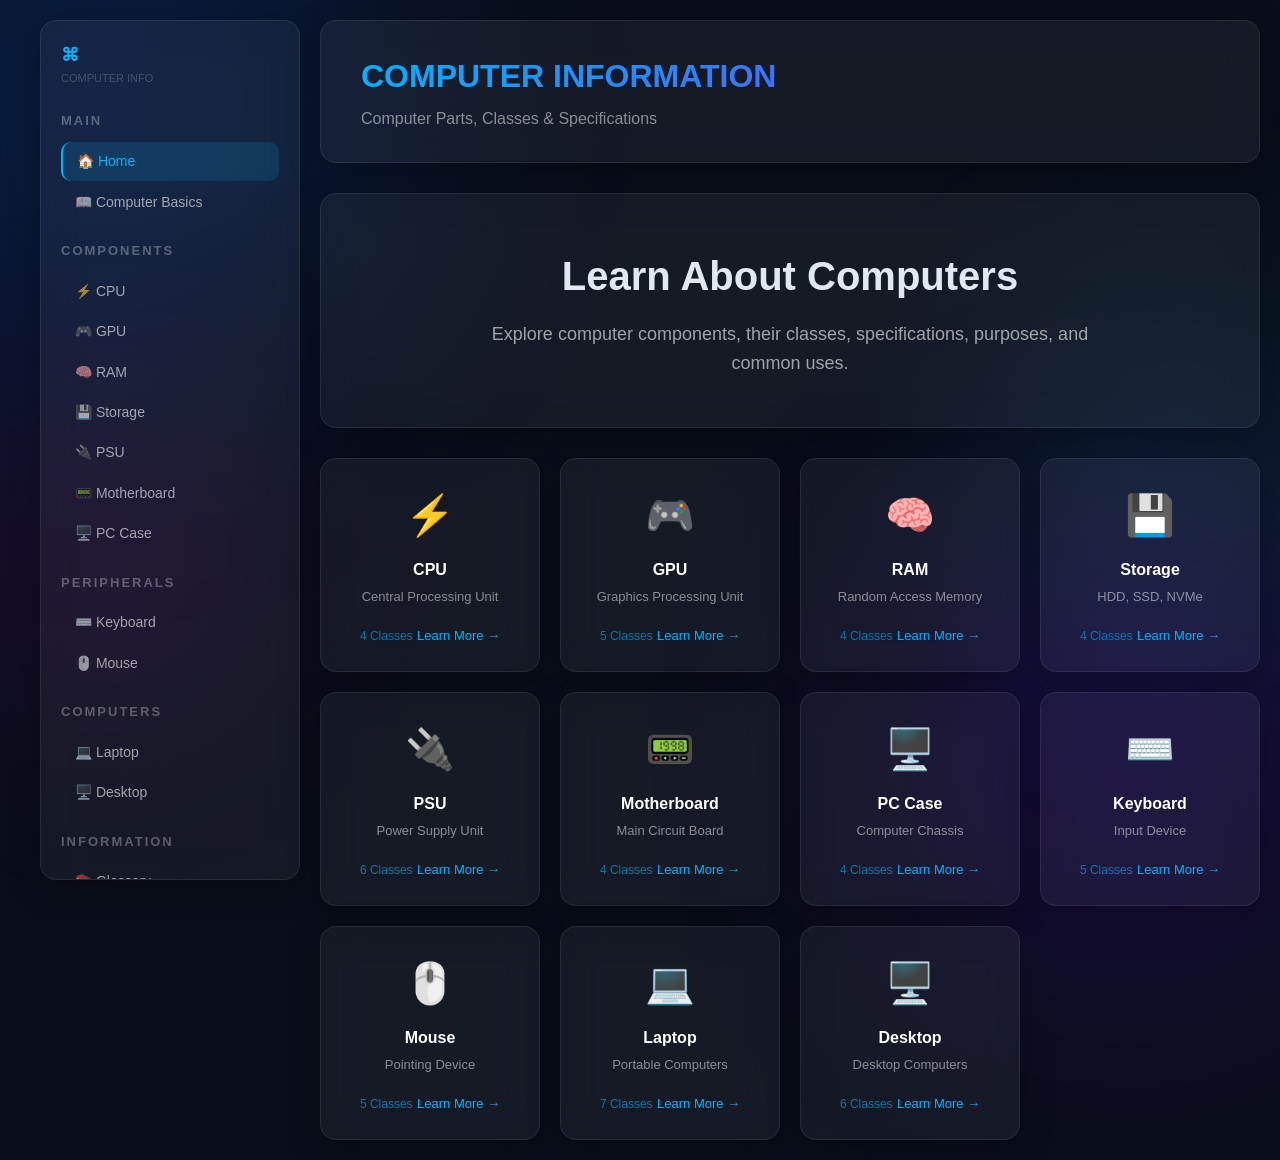
<file: index.html>
<!DOCTYPE html>
<html lang="en">
<head>
    <meta charset="UTF-8">
    <meta name="viewport" content="width=device-width, initial-scale=1.0">
    <title>Computer Information - Home</title>
    <link rel="stylesheet" href="css/style.css">
</head>
<body>
    <div class="blob-1"></div>
    <div class="blob-2"></div>

    <div class="app-wrapper">
        <!-- Mobile Toggle -->
        <input type="checkbox" id="menu-toggle">
        <label for="menu-toggle" class="menu-label"><span>☰</span></label>
        <div class="overlay"></div>

        <!-- Sidebar -->
        <nav class="sidebar glass">
            <div style="margin-bottom: 24px;">
                <h2 style="color: #00b4ff; font-size: 18px;">⌘</h2>
                <p style="color: rgba(255,255,255,0.2); font-size: 11px;">COMPUTER INFO</p>
            </div>

            <div class="sidebar-title">Main</div>
            <a href="index.html" class="active">🏠 Home</a>
            <a href="basics.html">📖 Computer Basics</a>

            <div class="sidebar-title">Components</div>
            <a href="cpu.html">⚡ CPU</a>
            <a href="gpu.html">🎮 GPU</a>
            <a href="ram.html">🧠 RAM</a>
            <a href="storage.html">💾 Storage</a>
            <a href="psu.html">🔌 PSU</a>
            <a href="motherboard.html">📟 Motherboard</a>
            <a href="case.html">🖥️ PC Case</a>

            <div class="sidebar-title">Peripherals</div>
            <a href="keyboard.html">⌨️ Keyboard</a>
            <a href="mouse.html">🖱️ Mouse</a>

            <div class="sidebar-title">Computers</div>
            <a href="laptop.html">💻 Laptop</a>
            <a href="desktop.html">🖥️ Desktop</a>

            <div class="sidebar-title">Information</div>
            <a href="glossary.html">📚 Glossary</a>
            <a href="about.html">ℹ️ About</a>
        </nav>

        <!-- Main Content -->
        <div class="main-content">
            <!-- Header -->
            <header class="header glass">
                <h1>COMPUTER INFORMATION</h1>
                <p>Computer Parts, Classes &amp; Specifications</p>
            </header>

            <!-- Hero -->
            <section class="hero glass">
                <h2>Learn About Computers</h2>
                <p>Explore computer components, their classes, specifications, purposes, and common uses.</p>
            </section>

            <!-- Category Cards -->
            <div class="cards-grid">
                <a href="cpu.html" class="category-card glass glass-hover" style="text-decoration: none;">
                    <span class="icon">⚡</span>
                    <h4>CPU</h4>
                    <p>Central Processing Unit</p>
                    <span class="class-count">4 Classes</span>
                    <span class="learn-link">Learn More →</span>
                </a>

                <a href="gpu.html" class="category-card glass glass-hover" style="text-decoration: none;">
                    <span class="icon">🎮</span>
                    <h4>GPU</h4>
                    <p>Graphics Processing Unit</p>
                    <span class="class-count">5 Classes</span>
                    <span class="learn-link">Learn More →</span>
                </a>

                <a href="ram.html" class="category-card glass glass-hover" style="text-decoration: none;">
                    <span class="icon">🧠</span>
                    <h4>RAM</h4>
                    <p>Random Access Memory</p>
                    <span class="class-count">4 Classes</span>
                    <span class="learn-link">Learn More →</span>
                </a>

                <a href="storage.html" class="category-card glass glass-hover" style="text-decoration: none;">
                    <span class="icon">💾</span>
                    <h4>Storage</h4>
                    <p>HDD, SSD, NVMe</p>
                    <span class="class-count">4 Classes</span>
                    <span class="learn-link">Learn More →</span>
                </a>

                <a href="psu.html" class="category-card glass glass-hover" style="text-decoration: none;">
                    <span class="icon">🔌</span>
                    <h4>PSU</h4>
                    <p>Power Supply Unit</p>
                    <span class="class-count">6 Classes</span>
                    <span class="learn-link">Learn More →</span>
                </a>

                <a href="motherboard.html" class="category-card glass glass-hover" style="text-decoration: none;">
                    <span class="icon">📟</span>
                    <h4>Motherboard</h4>
                    <p>Main Circuit Board</p>
                    <span class="class-count">4 Classes</span>
                    <span class="learn-link">Learn More →</span>
                </a>

                <a href="case.html" class="category-card glass glass-hover" style="text-decoration: none;">
                    <span class="icon">🖥️</span>
                    <h4>PC Case</h4>
                    <p>Computer Chassis</p>
                    <span class="class-count">4 Classes</span>
                    <span class="learn-link">Learn More →</span>
                </a>

                <a href="keyboard.html" class="category-card glass glass-hover" style="text-decoration: none;">
                    <span class="icon">⌨️</span>
                    <h4>Keyboard</h4>
                    <p>Input Device</p>
                    <span class="class-count">5 Classes</span>
                    <span class="learn-link">Learn More →</span>
                </a>

                <a href="mouse.html" class="category-card glass glass-hover" style="text-decoration: none;">
                    <span class="icon">🖱️</span>
                    <h4>Mouse</h4>
                    <p>Pointing Device</p>
                    <span class="class-count">5 Classes</span>
                    <span class="learn-link">Learn More →</span>
                </a>

                <a href="laptop.html" class="category-card glass glass-hover" style="text-decoration: none;">
                    <span class="icon">💻</span>
                    <h4>Laptop</h4>
                    <p>Portable Computers</p>
                    <span class="class-count">7 Classes</span>
                    <span class="learn-link">Learn More →</span>
                </a>

                <a href="desktop.html" class="category-card glass glass-hover" style="text-decoration: none;">
                    <span class="icon">🖥️</span>
                    <h4>Desktop</h4>
                    <p>Desktop Computers</p>
                    <span class="class-count">6 Classes</span>
                    <span class="learn-link">Learn More →</span>
                </a>
            </div>
        </div>
    </div>
</body>
</html>
</file>
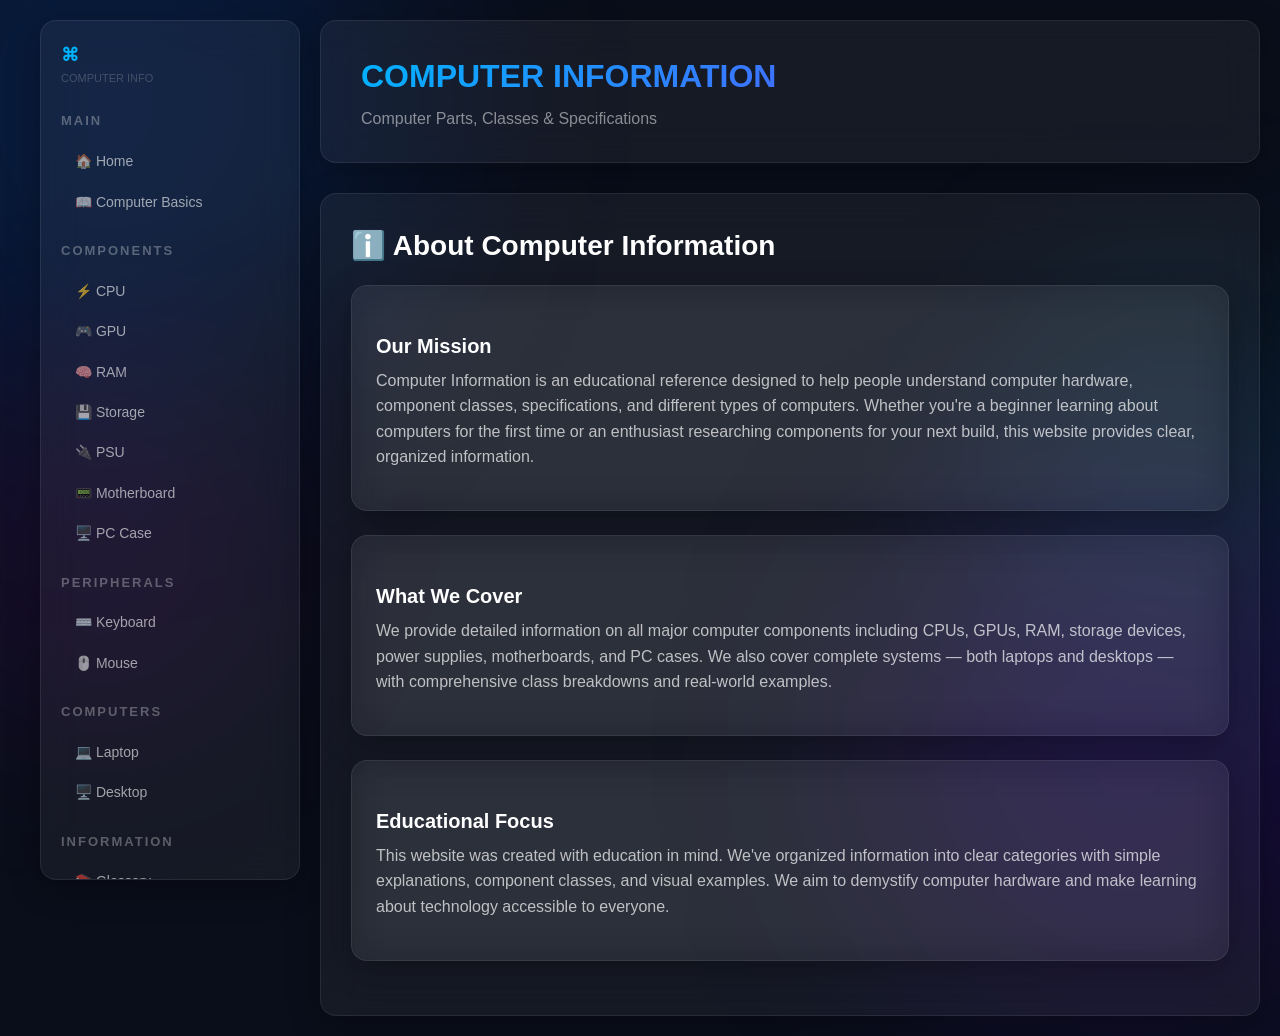
<file: about.html>
<!DOCTYPE html>
<html lang="en">
<head>
    <meta charset="UTF-8">
    <meta name="viewport" content="width=device-width, initial-scale=1.0">
    <title>Computer Information - About</title>
    <link rel="stylesheet" href="css/style.css">
</head>
<body>
    <div class="blob-1"></div>
    <div class="blob-2"></div>

    <div class="app-wrapper">
        <input type="checkbox" id="menu-toggle">
        <label for="menu-toggle" class="menu-label"><span>☰</span></label>
        <div class="overlay"></div>

        <nav class="sidebar glass">
            <div style="margin-bottom: 24px;">
                <h2 style="color: #00b4ff; font-size: 18px;">⌘</h2>
                <p style="color: rgba(255,255,255,0.2); font-size: 11px;">COMPUTER INFO</p>
            </div>
            <div class="sidebar-title">Main</div>
            <a href="index.html">🏠 Home</a>
            <a href="basics.html">📖 Computer Basics</a>
            <div class="sidebar-title">Components</div>
            <a href="cpu.html">⚡ CPU</a>
            <a href="gpu.html">🎮 GPU</a>
            <a href="ram.html">🧠 RAM</a>
            <a href="storage.html">💾 Storage</a>
            <a href="psu.html">🔌 PSU</a>
            <a href="motherboard.html">📟 Motherboard</a>
            <a href="case.html">🖥️ PC Case</a>
            <div class="sidebar-title">Peripherals</div>
            <a href="keyboard.html">⌨️ Keyboard</a>
            <a href="mouse.html">🖱️ Mouse</a>
            <div class="sidebar-title">Computers</div>
            <a href="laptop.html">💻 Laptop</a>
            <a href="desktop.html">🖥️ Desktop</a>
            <div class="sidebar-title">Information</div>
            <a href="glossary.html">📚 Glossary</a>
            <a href="about.html" class="active">ℹ️ About</a>
        </nav>

        <div class="main-content">
            <header class="header glass">
                <h1>COMPUTER INFORMATION</h1>
                <p>Computer Parts, Classes &amp; Specifications</p>
            </header>

            <div class="page-content glass">
                <h2>ℹ️ About Computer Information</h2>

                <div class="class-section glass">
                    <h4>Our Mission</h4>
                    <p>Computer Information is an educational reference designed to help people understand computer hardware, component classes, specifications, and different types of computers. Whether you're a beginner learning about computers for the first time or an enthusiast researching components for your next build, this website provides clear, organized information.</p>
                </div>

                <div class="class-section glass">
                    <h4>What We Cover</h4>
                    <p>We provide detailed information on all major computer components including CPUs, GPUs, RAM, storage devices, power supplies, motherboards, and PC cases. We also cover complete systems — both laptops and desktops — with comprehensive class breakdowns and real-world examples.</p>
                </div>

                <div class="class-section glass">
                    <h4>Educational Focus</h4>
                    <p>This website was created with education in mind. We've organized information into clear categories with simple explanations, component classes, and visual examples. We aim to demystify computer hardware and make learning about technology accessible to everyone.</p>
                </div>

               
            </div>
        </div>
    </div>
</body>
</html>
</file>
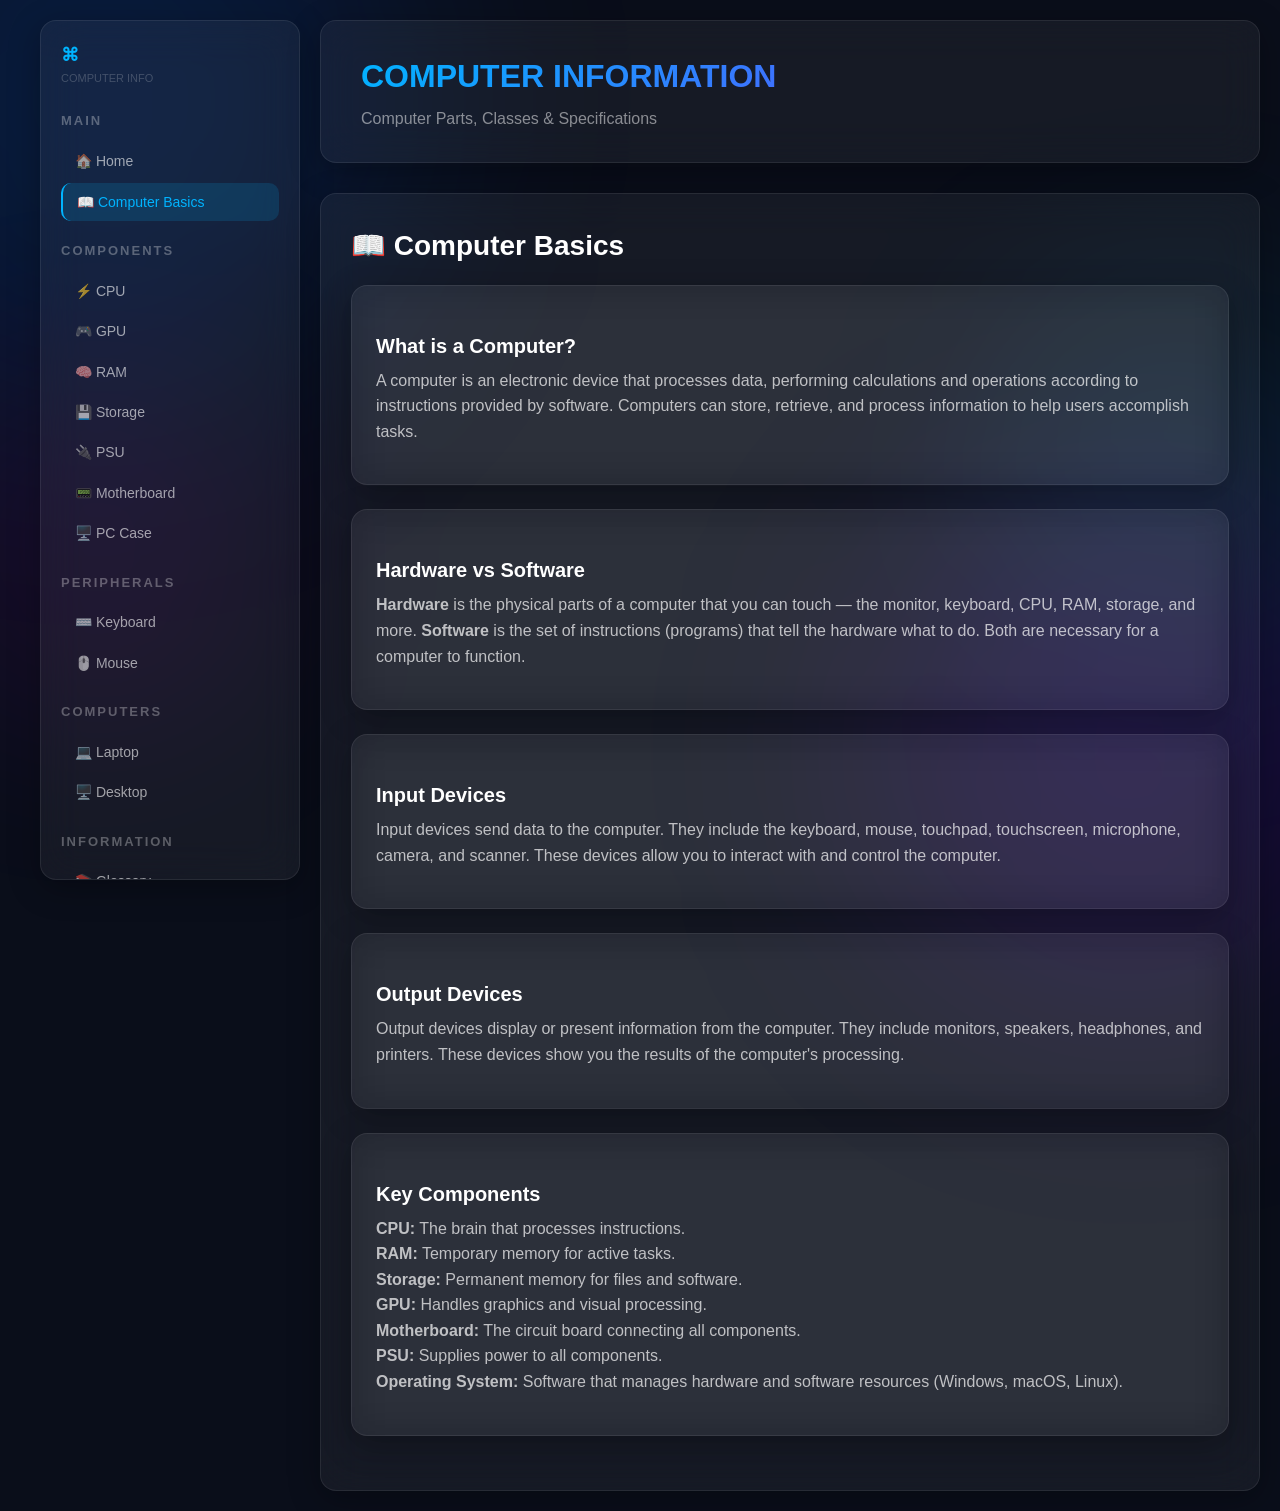
<file: basics.html>
<!DOCTYPE html>
<html lang="en">
<head>
    <meta charset="UTF-8">
    <meta name="viewport" content="width=device-width, initial-scale=1.0">
    <title>Computer Information - Basics</title>
    <link rel="stylesheet" href="css/style.css">
</head>
<body>
    <div class="blob-1"></div>
    <div class="blob-2"></div>

    <div class="app-wrapper">
        <input type="checkbox" id="menu-toggle">
        <label for="menu-toggle" class="menu-label"><span>☰</span></label>
        <div class="overlay"></div>

        <nav class="sidebar glass">
            <div style="margin-bottom: 24px;">
                <h2 style="color: #00b4ff; font-size: 18px;">⌘</h2>
                <p style="color: rgba(255,255,255,0.2); font-size: 11px;">COMPUTER INFO</p>
            </div>
            <div class="sidebar-title">Main</div>
            <a href="index.html">🏠 Home</a>
            <a href="basics.html" class="active">📖 Computer Basics</a>
            <div class="sidebar-title">Components</div>
            <a href="cpu.html">⚡ CPU</a>
            <a href="gpu.html">🎮 GPU</a>
            <a href="ram.html">🧠 RAM</a>
            <a href="storage.html">💾 Storage</a>
            <a href="psu.html">🔌 PSU</a>
            <a href="motherboard.html">📟 Motherboard</a>
            <a href="case.html">🖥️ PC Case</a>
            <div class="sidebar-title">Peripherals</div>
            <a href="keyboard.html">⌨️ Keyboard</a>
            <a href="mouse.html">🖱️ Mouse</a>
            <div class="sidebar-title">Computers</div>
            <a href="laptop.html">💻 Laptop</a>
            <a href="desktop.html">🖥️ Desktop</a>
            <div class="sidebar-title">Information</div>
            <a href="glossary.html">📚 Glossary</a>
            <a href="about.html">ℹ️ About</a>
        </nav>

        <div class="main-content">
            <header class="header glass">
                <h1>COMPUTER INFORMATION</h1>
                <p>Computer Parts, Classes &amp; Specifications</p>
            </header>

            <div class="page-content glass">
                <h2>📖 Computer Basics</h2>

                <div class="class-section glass">
                    <h4>What is a Computer?</h4>
                    <p>A computer is an electronic device that processes data, performing calculations and operations according to instructions provided by software. Computers can store, retrieve, and process information to help users accomplish tasks.</p>
                </div>

                <div class="class-section glass">
                    <h4>Hardware vs Software</h4>
                    <p><strong>Hardware</strong> is the physical parts of a computer that you can touch — the monitor, keyboard, CPU, RAM, storage, and more. <strong>Software</strong> is the set of instructions (programs) that tell the hardware what to do. Both are necessary for a computer to function.</p>
                </div>

                <div class="class-section glass">
                    <h4>Input Devices</h4>
                    <p>Input devices send data to the computer. They include the keyboard, mouse, touchpad, touchscreen, microphone, camera, and scanner. These devices allow you to interact with and control the computer.</p>
                </div>

                <div class="class-section glass">
                    <h4>Output Devices</h4>
                    <p>Output devices display or present information from the computer. They include monitors, speakers, headphones, and printers. These devices show you the results of the computer's processing.</p>
                </div>

                <div class="class-section glass">
                    <h4>Key Components</h4>
                    <p><strong>CPU:</strong> The brain that processes instructions.<br>
                    <strong>RAM:</strong> Temporary memory for active tasks.<br>
                    <strong>Storage:</strong> Permanent memory for files and software.<br>
                    <strong>GPU:</strong> Handles graphics and visual processing.<br>
                    <strong>Motherboard:</strong> The circuit board connecting all components.<br>
                    <strong>PSU:</strong> Supplies power to all components.<br>
                    <strong>Operating System:</strong> Software that manages hardware and software resources (Windows, macOS, Linux).</p>
                </div>
            </div>
        </div>
    </div>
</body>
</html>
</file>
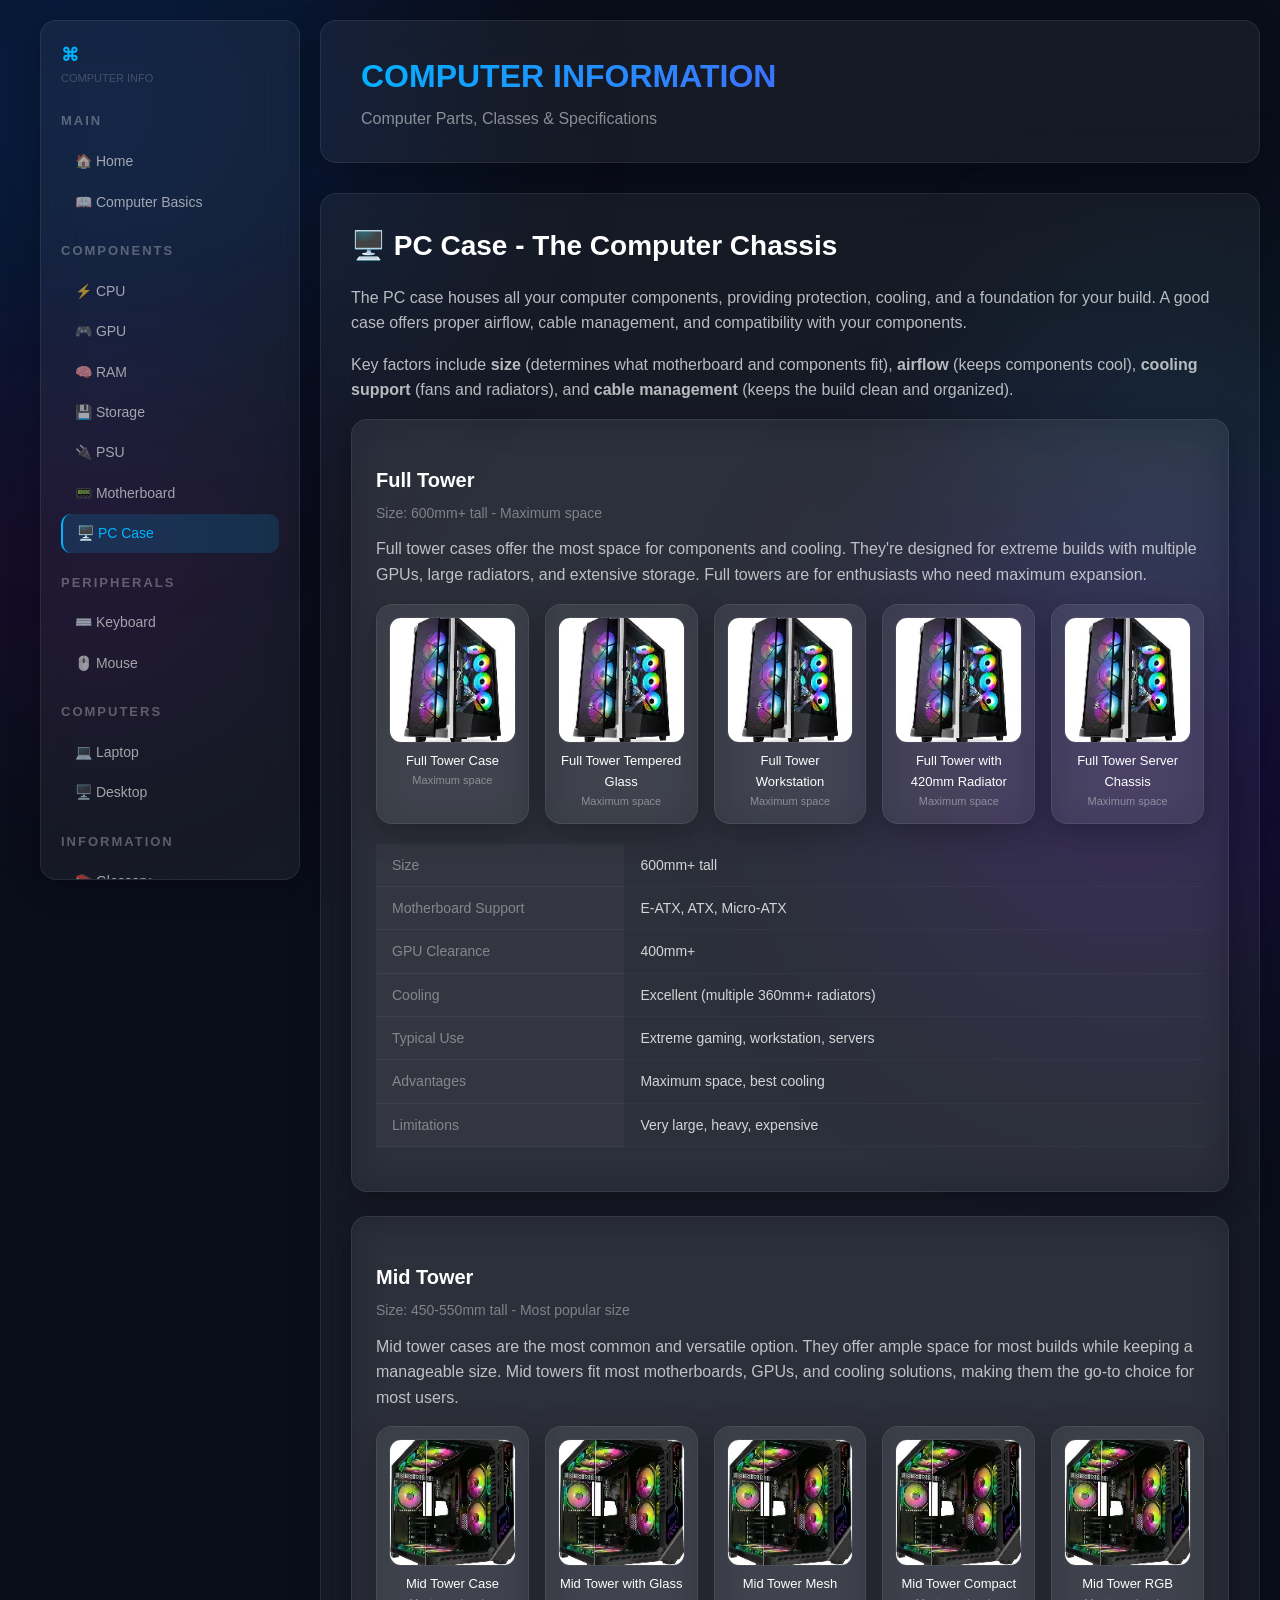
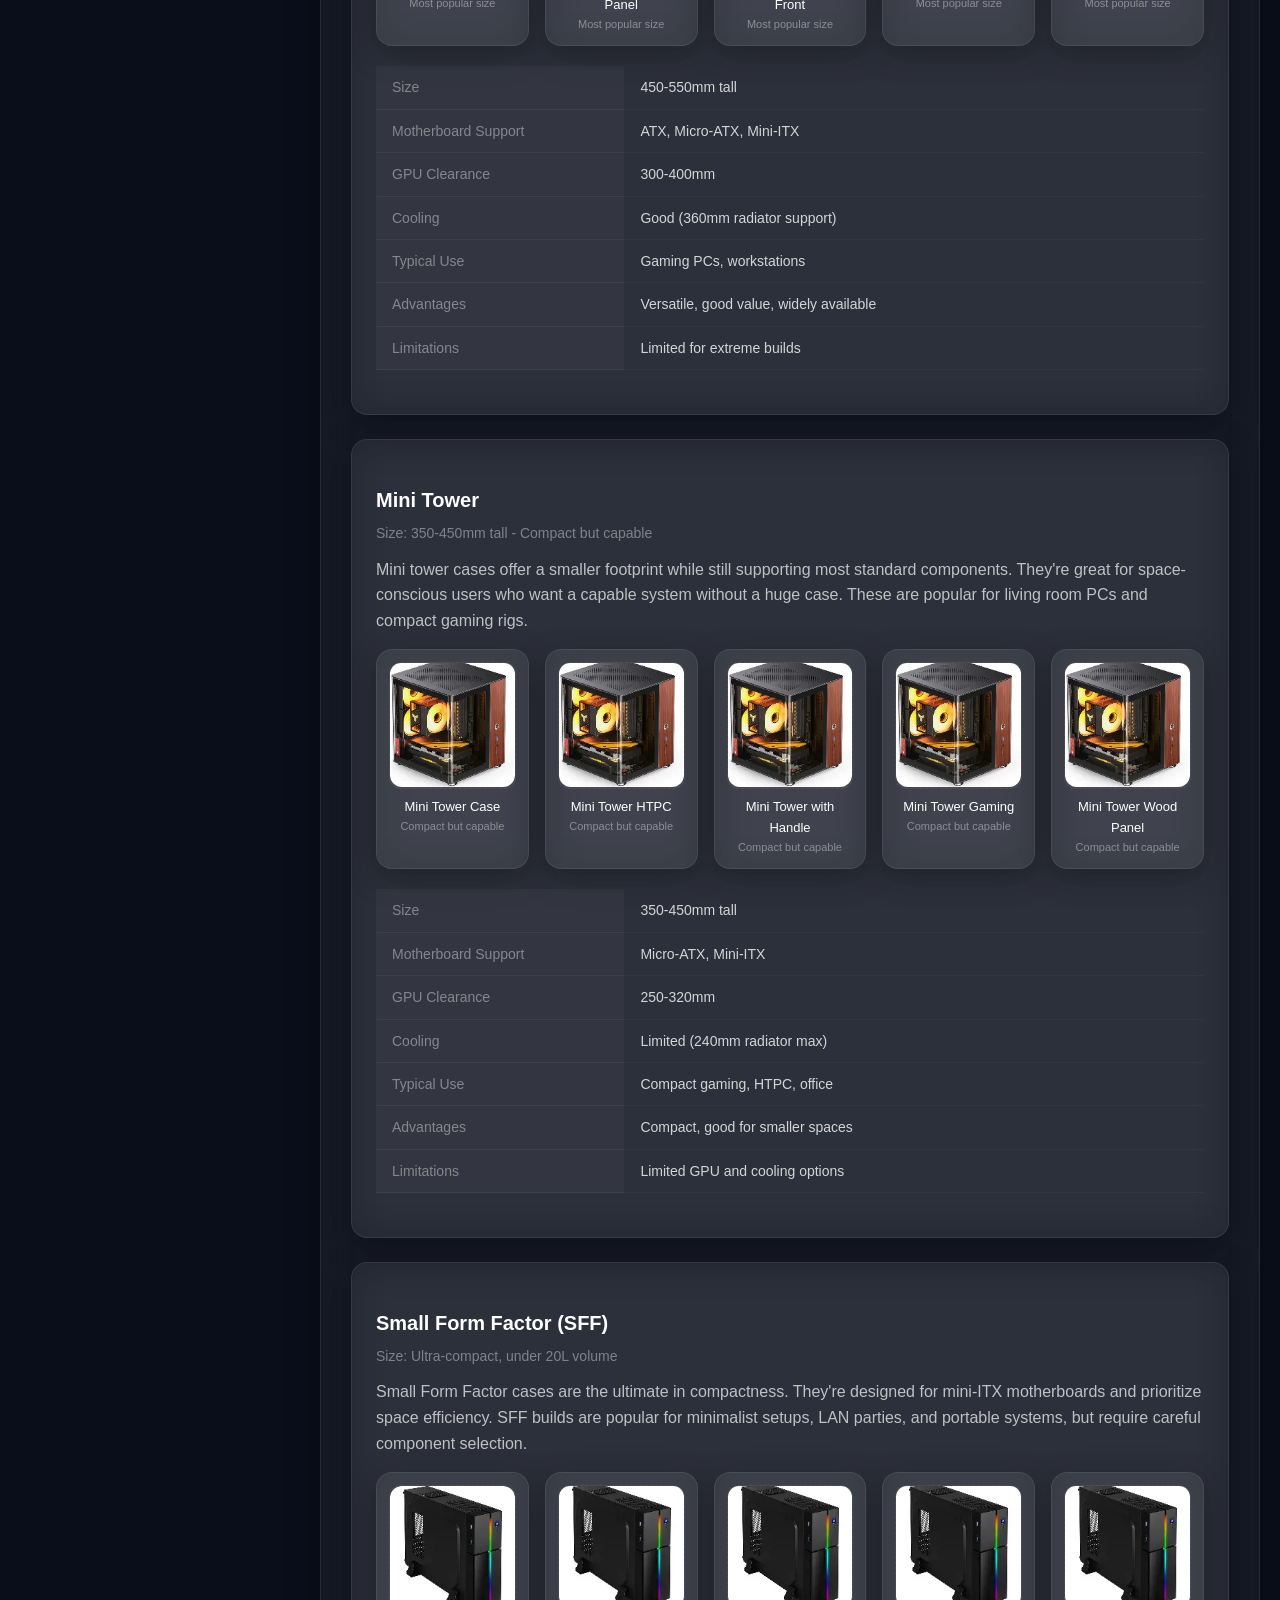
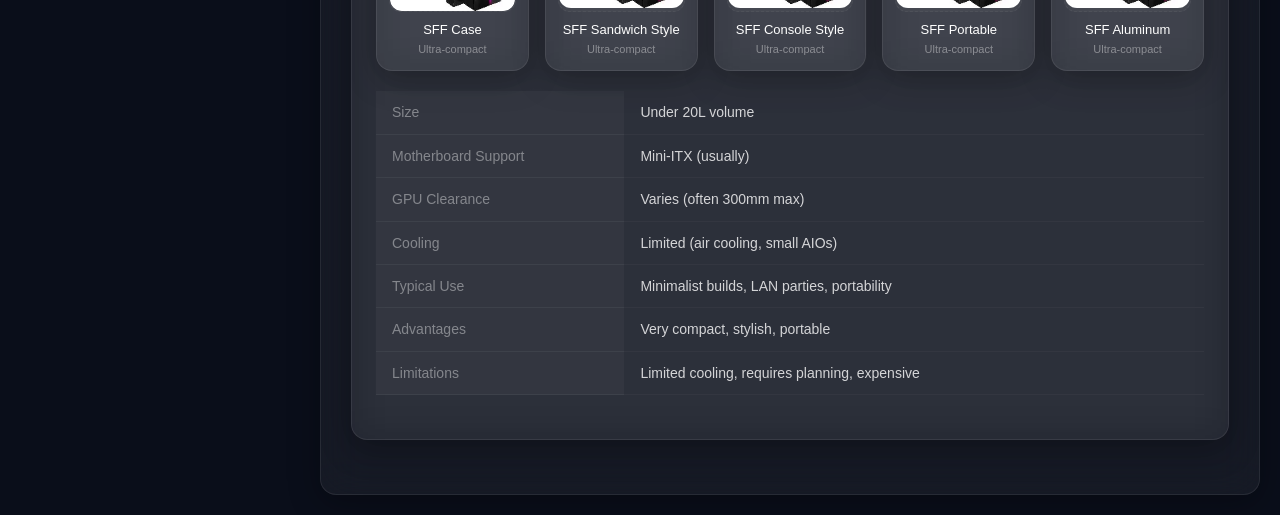
<file: case.html>
<!DOCTYPE html>
<html lang="en">
<head>
    <meta charset="UTF-8">
    <meta name="viewport" content="width=device-width, initial-scale=1.0">
    <title>Computer Information - PC Case</title>
    <link rel="stylesheet" href="css/style.css">
</head>
<body>
    <div class="blob-1"></div>
    <div class="blob-2"></div>

    <div class="app-wrapper">
        <input type="checkbox" id="menu-toggle">
        <label for="menu-toggle" class="menu-label"><span>☰</span></label>
        <div class="overlay"></div>

        <nav class="sidebar glass">
            <div style="margin-bottom: 24px;">
                <h2 style="color: #00b4ff; font-size: 18px;">⌘</h2>
                <p style="color: rgba(255,255,255,0.2); font-size: 11px;">COMPUTER INFO</p>
            </div>
            <div class="sidebar-title">Main</div>
            <a href="index.html">🏠 Home</a>
            <a href="basics.html">📖 Computer Basics</a>
            <div class="sidebar-title">Components</div>
            <a href="cpu.html">⚡ CPU</a>
            <a href="gpu.html">🎮 GPU</a>
            <a href="ram.html">🧠 RAM</a>
            <a href="storage.html">💾 Storage</a>
            <a href="psu.html">🔌 PSU</a>
            <a href="motherboard.html">📟 Motherboard</a>
            <a href="case.html" class="active">🖥️ PC Case</a>
            <div class="sidebar-title">Peripherals</div>
            <a href="keyboard.html">⌨️ Keyboard</a>
            <a href="mouse.html">🖱️ Mouse</a>
            <div class="sidebar-title">Computers</div>
            <a href="laptop.html">💻 Laptop</a>
            <a href="desktop.html">🖥️ Desktop</a>
            <div class="sidebar-title">Information</div>
            <a href="glossary.html">📚 Glossary</a>
            <a href="about.html">ℹ️ About</a>
        </nav>

        <div class="main-content">
            <header class="header glass">
                <h1>COMPUTER INFORMATION</h1>
                <p>Computer Parts, Classes &amp; Specifications</p>
            </header>

            <div class="page-content glass">
                <h2>🖥️ PC Case - The Computer Chassis</h2>
                <p>The PC case houses all your computer components, providing protection, cooling, and a foundation for your build. A good case offers proper airflow, cable management, and compatibility with your components.</p>
                <p>Key factors include <strong>size</strong> (determines what motherboard and components fit), <strong>airflow</strong> (keeps components cool), <strong>cooling support</strong> (fans and radiators), and <strong>cable management</strong> (keeps the build clean and organized).</p>

                <!-- Full Tower -->
                <div class="class-section glass">
                    <h4>Full Tower</h4>
                    <p class="class-subtitle">Size: 600mm+ tall - Maximum space</p>
                    <p>Full tower cases offer the most space for components and cooling. They're designed for extreme builds with multiple GPUs, large radiators, and extensive storage. Full towers are for enthusiasts who need maximum expansion.</p>

                   
                    <div class="image-grid">
                        <div class="image-card glass glass-hover">
                            <div class="img-placeholder"><span><img src="pc-cases/fulltower/OIP (1).webp"></span></div>
                            <div class="img-name">Full Tower Case</div>
                            <div class="img-desc">Maximum space</div>
                        </div>
                        <div class="image-card glass glass-hover">
                            <div class="img-placeholder"><span><img src="pc-cases/fulltower/OIP (1).webp"></span></div>
                            <div class="img-name">Full Tower Tempered Glass</div>
                            <div class="img-desc">Maximum space</div>
                        </div>
                        <div class="image-card glass glass-hover">
                            <div class="img-placeholder"><span><img src="pc-cases/fulltower/OIP (1).webp"></span></div>
                            <div class="img-name">Full Tower Workstation</div>
                            <div class="img-desc">Maximum space</div>
                        </div>
                        <div class="image-card glass glass-hover">
                            <div class="img-placeholder"><span><img src="pc-cases/fulltower/OIP (1).webp"></span></div>
                            <div class="img-name">Full Tower with 420mm Radiator</div>
                            <div class="img-desc">Maximum space</div>
                        </div>
                        <div class="image-card glass glass-hover">
                            <div class="img-placeholder"><span><img src="pc-cases/fulltower/OIP (1).webp"></span></div>
                            <div class="img-name">Full Tower Server Chassis</div>
                            <div class="img-desc">Maximum space</div>
                        </div>
                    </div>

                    <table class="specs-table">
                        <tr><th>Size</th><td>600mm+ tall</td></tr>
                        <tr><th>Motherboard Support</th><td>E-ATX, ATX, Micro-ATX</td></tr>
                        <tr><th>GPU Clearance</th><td>400mm+</td></tr>
                        <tr><th>Cooling</th><td>Excellent (multiple 360mm+ radiators)</td></tr>
                        <tr><th>Typical Use</th><td>Extreme gaming, workstation, servers</td></tr>
                        <tr><th>Advantages</th><td>Maximum space, best cooling</td></tr>
                        <tr><th>Limitations</th><td>Very large, heavy, expensive</td></tr>
                    </table>
                </div>

                <!-- Mid Tower -->
                <div class="class-section glass">
                    <h4>Mid Tower</h4>
                    <p class="class-subtitle">Size: 450-550mm tall - Most popular size</p>
                    <p>Mid tower cases are the most common and versatile option. They offer ample space for most builds while keeping a manageable size. Mid towers fit most motherboards, GPUs, and cooling solutions, making them the go-to choice for most users.</p>

                    
                    <div class="image-grid">
                        <div class="image-card glass glass-hover">
                            <div class="img-placeholder"><span><img src="pc-cases/midtower/OIP.webp"></span></div>
                            <div class="img-name">Mid Tower Case</div>
                            <div class="img-desc">Most popular size</div>
                        </div>
                        <div class="image-card glass glass-hover">
                            <div class="img-placeholder"><span><img src="pc-cases/midtower/OIP.webp"></span></div>
                            <div class="img-name">Mid Tower with Glass Panel</div>
                            <div class="img-desc">Most popular size</div>
                        </div>
                        <div class="image-card glass glass-hover">
                            <div class="img-placeholder"><span><img src="pc-cases/midtower/OIP.webp"></span></div>
                            <div class="img-name">Mid Tower Mesh Front</div>
                            <div class="img-desc">Most popular size</div>
                        </div>
                        <div class="image-card glass glass-hover">
                            <div class="img-placeholder"><span><img src="pc-cases/midtower/OIP.webp"></span></div>
                            <div class="img-name">Mid Tower Compact</div>
                            <div class="img-desc">Most popular size</div>
                        </div>
                        <div class="image-card glass glass-hover">
                            <div class="img-placeholder"><span><img src="pc-cases/midtower/OIP.webp"></span></div>
                            <div class="img-name">Mid Tower RGB</div>
                            <div class="img-desc">Most popular size</div>
                        </div>
                    </div>

                    <table class="specs-table">
                        <tr><th>Size</th><td>450-550mm tall</td></tr>
                        <tr><th>Motherboard Support</th><td>ATX, Micro-ATX, Mini-ITX</td></tr>
                        <tr><th>GPU Clearance</th><td>300-400mm</td></tr>
                        <tr><th>Cooling</th><td>Good (360mm radiator support)</td></tr>
                        <tr><th>Typical Use</th><td>Gaming PCs, workstations</td></tr>
                        <tr><th>Advantages</th><td>Versatile, good value, widely available</td></tr>
                        <tr><th>Limitations</th><td>Limited for extreme builds</td></tr>
                    </table>
                </div>

                <!-- Mini Tower -->
                <div class="class-section glass">
                    <h4>Mini Tower</h4>
                    <p class="class-subtitle">Size: 350-450mm tall - Compact but capable</p>
                    <p>Mini tower cases offer a smaller footprint while still supporting most standard components. They're great for space-conscious users who want a capable system without a huge case. These are popular for living room PCs and compact gaming rigs.</p>

                    
                    <div class="image-grid">
                        <div class="image-card glass glass-hover">
                            <div class="img-placeholder"><span><img src="pc-cases/mini/OIP (1).webp"></span></div>
                            <div class="img-name">Mini Tower Case</div>
                            <div class="img-desc">Compact but capable</div>
                        </div>
                        <div class="image-card glass glass-hover">
                            <div class="img-placeholder"><span><img src="pc-cases/mini/OIP (1).webp"></span></div>
                            <div class="img-name">Mini Tower HTPC</div>
                            <div class="img-desc">Compact but capable</div>
                        </div>
                        <div class="image-card glass glass-hover">
                            <div class="img-placeholder"><span><img src="pc-cases/mini/OIP (1).webp"></span></div>
                            <div class="img-name">Mini Tower with Handle</div>
                            <div class="img-desc">Compact but capable</div>
                        </div>
                        <div class="image-card glass glass-hover">
                            <div class="img-placeholder"><span><img src="pc-cases/mini/OIP (1).webp"></span></div>
                            <div class="img-name">Mini Tower Gaming</div>
                            <div class="img-desc">Compact but capable</div>
                        </div>
                        <div class="image-card glass glass-hover">
                            <div class="img-placeholder"><span><img src="pc-cases/mini/OIP (1).webp"></span></div>
                            <div class="img-name">Mini Tower Wood Panel</div>
                            <div class="img-desc">Compact but capable</div>
                        </div>
                    </div>

                    <table class="specs-table">
                        <tr><th>Size</th><td>350-450mm tall</td></tr>
                        <tr><th>Motherboard Support</th><td>Micro-ATX, Mini-ITX</td></tr>
                        <tr><th>GPU Clearance</th><td>250-320mm</td></tr>
                        <tr><th>Cooling</th><td>Limited (240mm radiator max)</td></tr>
                        <tr><th>Typical Use</th><td>Compact gaming, HTPC, office</td></tr>
                        <tr><th>Advantages</th><td>Compact, good for smaller spaces</td></tr>
                        <tr><th>Limitations</th><td>Limited GPU and cooling options</td></tr>
                    </table>
                </div>

                <!-- Small Form Factor -->
                <div class="class-section glass">
                    <h4>Small Form Factor (SFF)</h4>
                    <p class="class-subtitle">Size: Ultra-compact, under 20L volume</p>
                    <p>Small Form Factor cases are the ultimate in compactness. They're designed for mini-ITX motherboards and prioritize space efficiency. SFF builds are popular for minimalist setups, LAN parties, and portable systems, but require careful component selection.</p>

                    
                    <div class="image-grid">
                        <div class="image-card glass glass-hover">
                            <div class="img-placeholder"><img src="pc-cases/sff/OIP.webp"></span></div>
                            <div class="img-name">SFF Case</div>
                            <div class="img-desc">Ultra-compact</div>
                        </div>
                        <div class="image-card glass glass-hover">
                            <div class="img-placeholder"><span><img src="pc-cases/sff/OIP.webp"></span></div>
                            <div class="img-name">SFF Sandwich Style</div>
                            <div class="img-desc">Ultra-compact</div>
                        </div>
                        <div class="image-card glass glass-hover">
                            <div class="img-placeholder"><span><img src="pc-cases/sff/OIP.webp"></span></div>
                            <div class="img-name">SFF Console Style</div>
                            <div class="img-desc">Ultra-compact</div>
                        </div>
                        <div class="image-card glass glass-hover">
                            <div class="img-placeholder"><span><img src="pc-cases/sff/OIP.webp"></span></div>
                            <div class="img-name">SFF Portable</div>
                            <div class="img-desc">Ultra-compact</div>
                        </div>
                        <div class="image-card glass glass-hover">
                            <div class="img-placeholder"><span><img src="pc-cases/sff/OIP.webp"></span></div>
                            <div class="img-name">SFF Aluminum</div>
                            <div class="img-desc">Ultra-compact</div>
                        </div>
                    </div>

                    <table class="specs-table">
                        <tr><th>Size</th><td>Under 20L volume</td></tr>
                        <tr><th>Motherboard Support</th><td>Mini-ITX (usually)</td></tr>
                        <tr><th>GPU Clearance</th><td>Varies (often 300mm max)</td></tr>
                        <tr><th>Cooling</th><td>Limited (air cooling, small AIOs)</td></tr>
                        <tr><th>Typical Use</th><td>Minimalist builds, LAN parties, portability</td></tr>
                        <tr><th>Advantages</th><td>Very compact, stylish, portable</td></tr>
                        <tr><th>Limitations</th><td>Limited cooling, requires planning, expensive</td></tr>
                    </table>
                </div>
            </div>
        </div>
    </div>
</body>
</html>
</file>
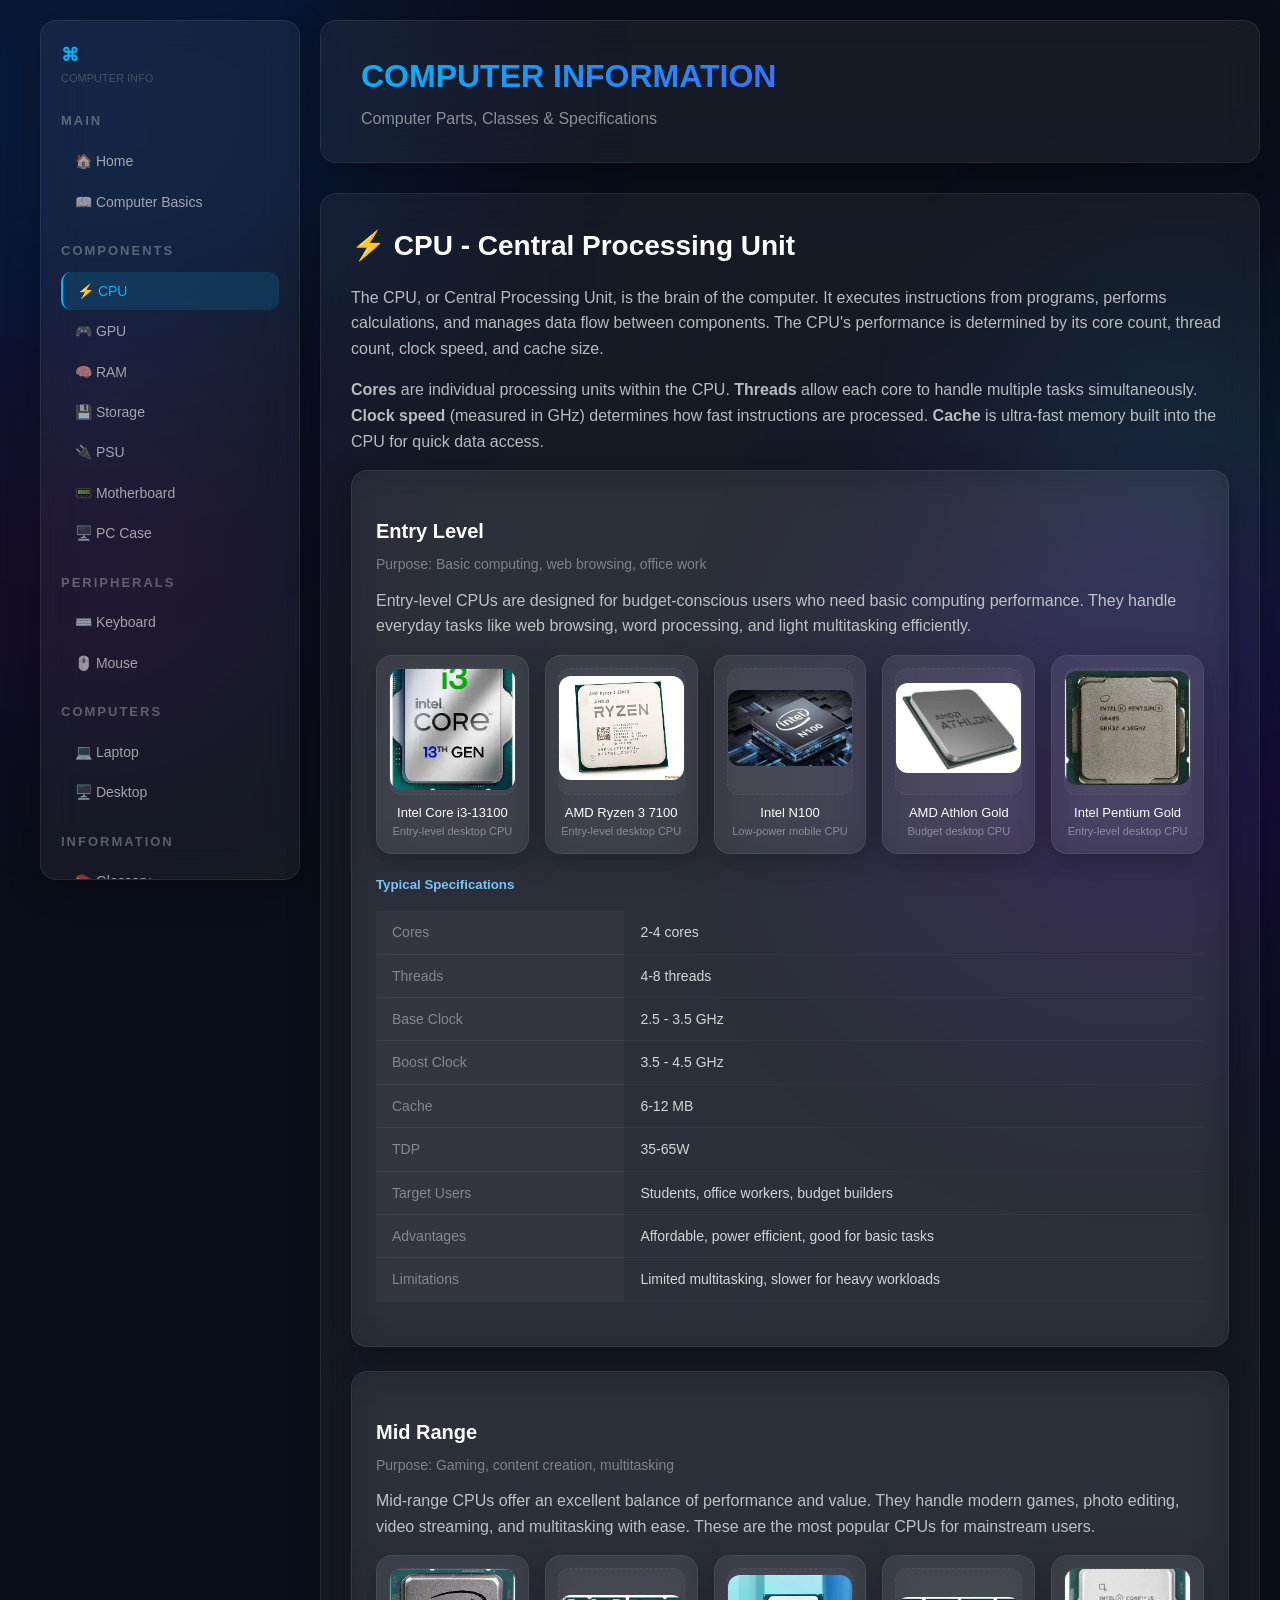
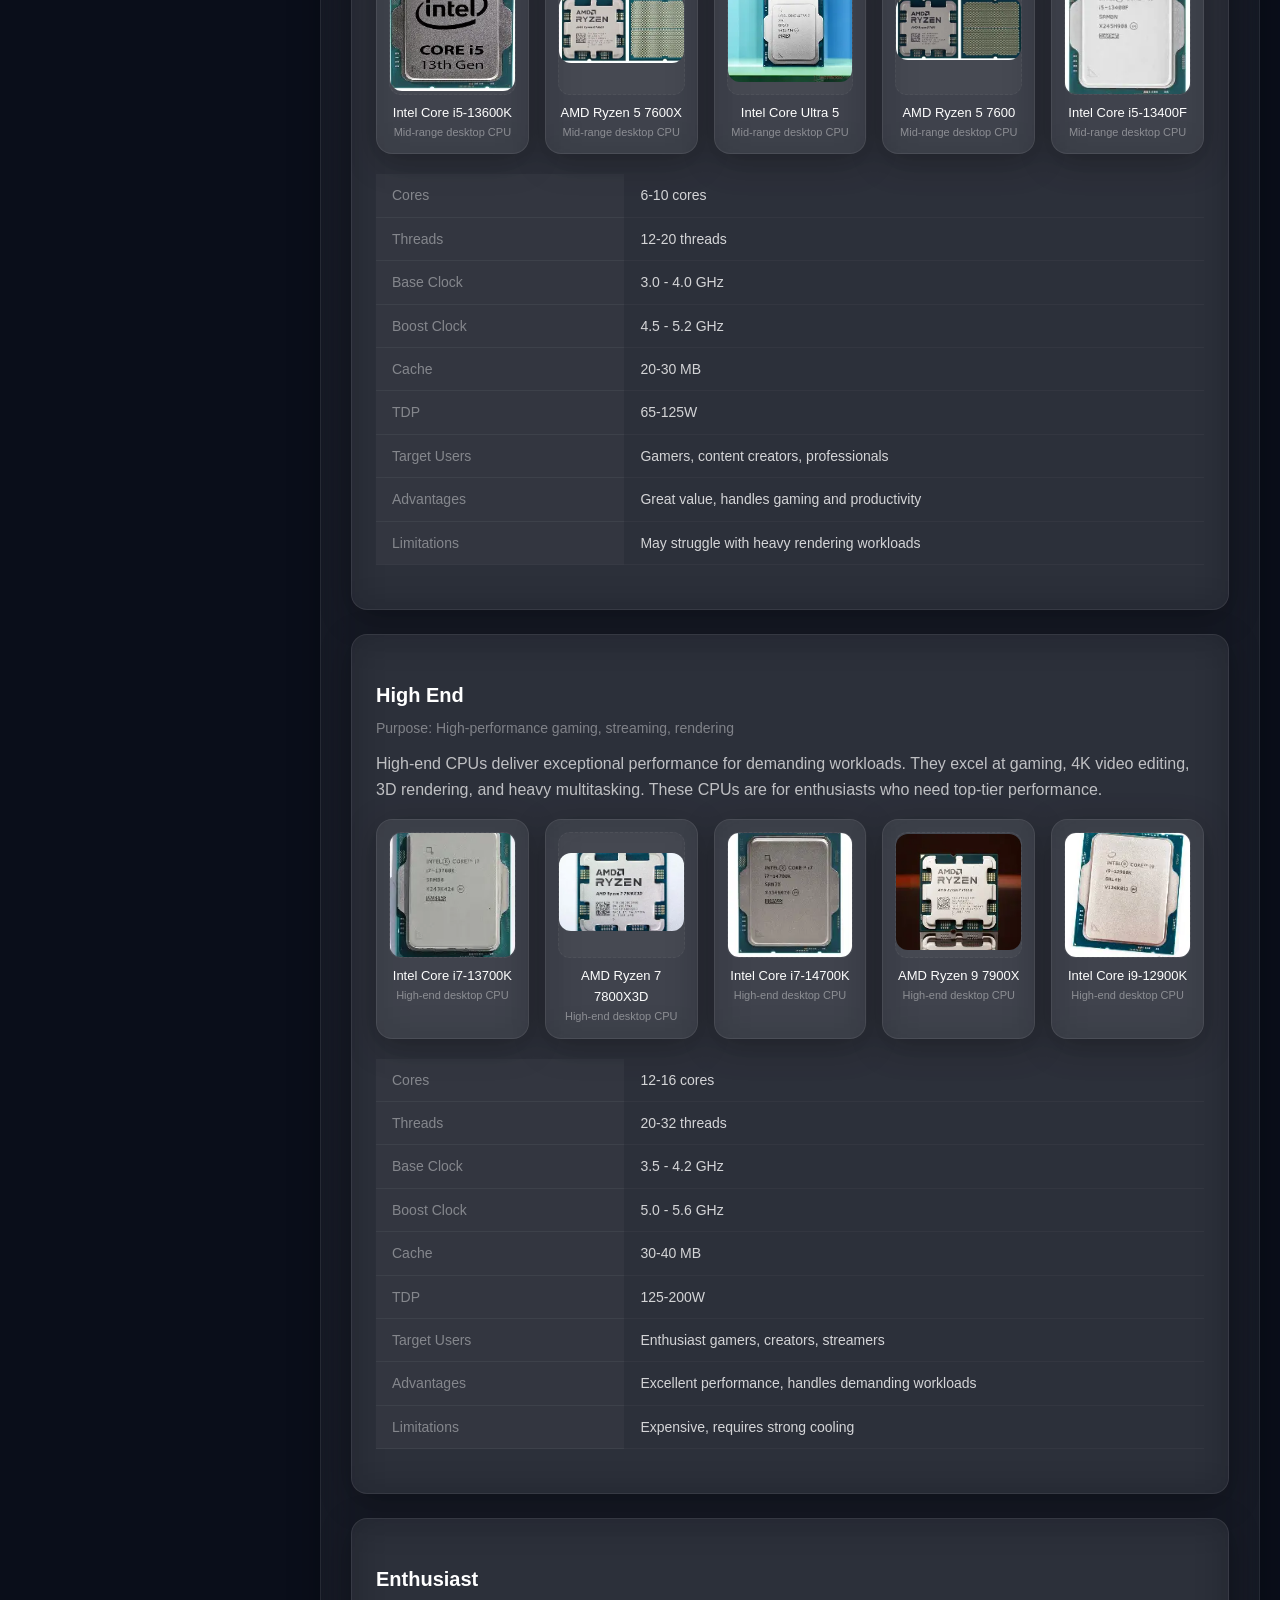
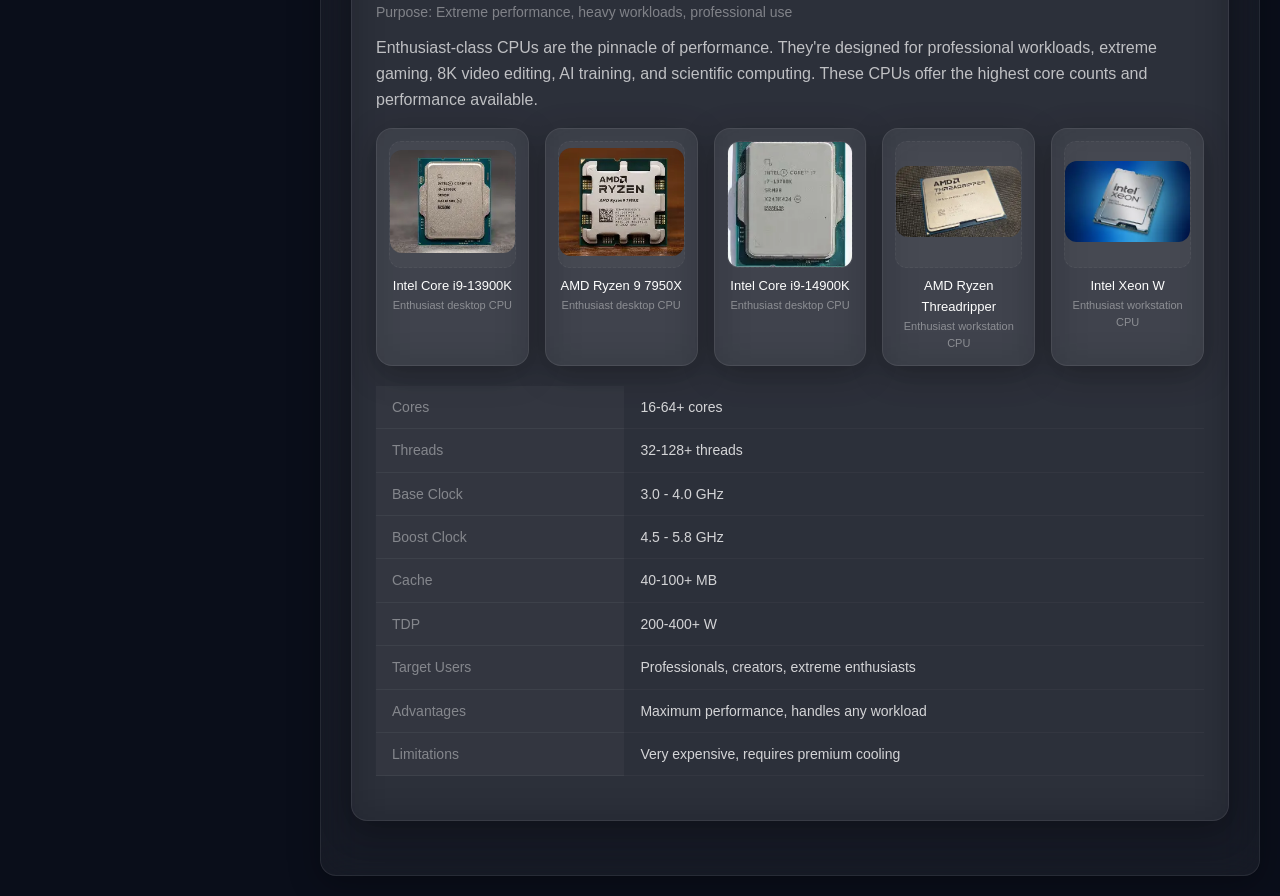
<file: cpu.html>
<!DOCTYPE html>
<html lang="en">
<head>
    <meta charset="UTF-8">
    <meta name="viewport" content="width=device-width, initial-scale=1.0">
    <title>Computer Information - CPU</title>
    <link rel="stylesheet" href="css/style.css">
</head>
<body>
    <div class="blob-1"></div>
    <div class="blob-2"></div>

    <div class="app-wrapper">
        <input type="checkbox" id="menu-toggle">
        <label for="menu-toggle" class="menu-label"><span>☰</span></label>
        <div class="overlay"></div>

        <nav class="sidebar glass">
            <div style="margin-bottom: 24px;">
                <h2 style="color: #00b4ff; font-size: 18px;">⌘</h2>
                <p style="color: rgba(255,255,255,0.2); font-size: 11px;">COMPUTER INFO</p>
            </div>
            <div class="sidebar-title">Main</div>
            <a href="index.html">🏠 Home</a>
            <a href="basics.html">📖 Computer Basics</a>
            <div class="sidebar-title">Components</div>
            <a href="cpu.html" class="active">⚡ CPU</a>
            <a href="gpu.html">🎮 GPU</a>
            <a href="ram.html">🧠 RAM</a>
            <a href="storage.html">💾 Storage</a>
            <a href="psu.html">🔌 PSU</a>
            <a href="motherboard.html">📟 Motherboard</a>
            <a href="case.html">🖥️ PC Case</a>
            <div class="sidebar-title">Peripherals</div>
            <a href="keyboard.html">⌨️ Keyboard</a>
            <a href="mouse.html">🖱️ Mouse</a>
            <div class="sidebar-title">Computers</div>
            <a href="laptop.html">💻 Laptop</a>
            <a href="desktop.html">🖥️ Desktop</a>
            <div class="sidebar-title">Information</div>
            <a href="glossary.html">📚 Glossary</a>
            <a href="about.html">ℹ️ About</a>
        </nav>

        <div class="main-content">
            <header class="header glass">
                <h1>COMPUTER INFORMATION</h1>
                <p>Computer Parts, Classes &amp; Specifications</p>
            </header>

            <div class="page-content glass">
                <h2>⚡ CPU - Central Processing Unit</h2>
                <p>The CPU, or Central Processing Unit, is the brain of the computer. It executes instructions from programs, performs calculations, and manages data flow between components. The CPU's performance is determined by its core count, thread count, clock speed, and cache size.</p>
                <p><strong>Cores</strong> are individual processing units within the CPU. <strong>Threads</strong> allow each core to handle multiple tasks simultaneously. <strong>Clock speed</strong> (measured in GHz) determines how fast instructions are processed. <strong>Cache</strong> is ultra-fast memory built into the CPU for quick data access.</p>

                <!-- ENTRY LEVEL -->
                <div class="class-section glass">
                    <h4>Entry Level</h4>
                    <p class="class-subtitle">Purpose: Basic computing, web browsing, office work</p>
                    <p>Entry-level CPUs are designed for budget-conscious users who need basic computing performance. They handle everyday tasks like web browsing, word processing, and light multitasking efficiently.</p>

               
                    <div class="image-grid">
                        <div class="image-card glass glass-hover">
                            <div class="img-placeholder"><span><img src="cpu/entry/i3.webp">/span></div>
                            <div class="img-name">Intel Core i3-13100</div>
                            <div class="img-desc">Entry-level desktop CPU</div>
                        </div>
                        <div class="image-card glass glass-hover">
                            <div class="img-placeholder"><span><img src="cpu/entry/r3.webp"></span></div>
                            <div class="img-name">AMD Ryzen 3 7100</div>
                            <div class="img-desc">Entry-level desktop CPU</div>
                        </div>
                        <div class="image-card glass glass-hover">
                            <div class="img-placeholder"><span><img src="cpu/entry/n100.webp"></span></div>
                            <div class="img-name">Intel N100</div>
                            <div class="img-desc">Low-power mobile CPU</div>
                        </div>
                        <div class="image-card glass glass-hover">
                            <div class="img-placeholder"><span><img src="cpu/entry/amd athlon.webp"></span></div>
                            <div class="img-name">AMD Athlon Gold</div>
                            <div class="img-desc">Budget desktop CPU</div>
                        </div>
                        <div class="image-card glass glass-hover">
                            <div class="img-placeholder"><span><img src="cpu/entry/pentium.webp"></span></div>
                            <div class="img-name">Intel Pentium Gold</div>
                            <div class="img-desc">Entry-level desktop CPU</div>
                        </div>
                    </div>

                    <h5 style="color: #7bc8ff; margin: 12px 0 8px;">Typical Specifications</h5>
                    <table class="specs-table">
                        <tr><th>Cores</th><td>2-4 cores</td></tr>
                        <tr><th>Threads</th><td>4-8 threads</td></tr>
                        <tr><th>Base Clock</th><td>2.5 - 3.5 GHz</td></tr>
                        <tr><th>Boost Clock</th><td>3.5 - 4.5 GHz</td></tr>
                        <tr><th>Cache</th><td>6-12 MB</td></tr>
                        <tr><th>TDP</th><td>35-65W</td></tr>
                        <tr><th>Target Users</th><td>Students, office workers, budget builders</td></tr>
                        <tr><th>Advantages</th><td>Affordable, power efficient, good for basic tasks</td></tr>
                        <tr><th>Limitations</th><td>Limited multitasking, slower for heavy workloads</td></tr>
                    </table>
                </div>

                <!-- MID RANGE -->
                <div class="class-section glass">
                    <h4>Mid Range</h4>
                    <p class="class-subtitle">Purpose: Gaming, content creation, multitasking</p>
                    <p>Mid-range CPUs offer an excellent balance of performance and value. They handle modern games, photo editing, video streaming, and multitasking with ease. These are the most popular CPUs for mainstream users.</p>

                    <div class="image-grid">
                        <div class="image-card glass glass-hover">
                            <div class="img-placeholder"><span><img src="cpu/mid/i5.webp"></span></div>
                            <div class="img-name">Intel Core i5-13600K</div>
                            <div class="img-desc">Mid-range desktop CPU</div>
                        </div>
                        <div class="image-card glass glass-hover">
                            <div class="img-placeholder"><span><img src="cpu/mid/r5.webp"></span></div>
                            <div class="img-name">AMD Ryzen 5 7600X</div>
                            <div class="img-desc">Mid-range desktop CPU</div>
                        </div>
                        <div class="image-card glass glass-hover">
                            <div class="img-placeholder"><span><img src="cpu/mid/ulta 5.webp"></span></div>
                            <div class="img-name">Intel Core Ultra 5</div>
                            <div class="img-desc">Mid-range desktop CPU</div>
                        </div>
                        <div class="image-card glass glass-hover">
                            <div class="img-placeholder"><span><img src="cpu/mid/r5_2.webp"></span></div>
                            <div class="img-name">AMD Ryzen 5 7600</div>
                            <div class="img-desc">Mid-range desktop CPU</div>
                        </div>
                        <div class="image-card glass glass-hover">
                            <div class="img-placeholder"><span><img src="cpu/mid/5f.webp"></span></div>
                            <div class="img-name">Intel Core i5-13400F</div>
                            <div class="img-desc">Mid-range desktop CPU</div>
                        </div>
                    </div>

                    <table class="specs-table">
                        <tr><th>Cores</th><td>6-10 cores</td></tr>
                        <tr><th>Threads</th><td>12-20 threads</td></tr>
                        <tr><th>Base Clock</th><td>3.0 - 4.0 GHz</td></tr>
                        <tr><th>Boost Clock</th><td>4.5 - 5.2 GHz</td></tr>
                        <tr><th>Cache</th><td>20-30 MB</td></tr>
                        <tr><th>TDP</th><td>65-125W</td></tr>
                        <tr><th>Target Users</th><td>Gamers, content creators, professionals</td></tr>
                        <tr><th>Advantages</th><td>Great value, handles gaming and productivity</td></tr>
                        <tr><th>Limitations</th><td>May struggle with heavy rendering workloads</td></tr>
                    </table>
                </div>

                <!-- HIGH END -->
                <div class="class-section glass">
                    <h4>High End</h4>
                    <p class="class-subtitle">Purpose: High-performance gaming, streaming, rendering</p>
                    <p>High-end CPUs deliver exceptional performance for demanding workloads. They excel at gaming, 4K video editing, 3D rendering, and heavy multitasking. These CPUs are for enthusiasts who need top-tier performance.</p>

                    
                    <div class="image-grid">
                        <div class="image-card glass glass-hover">
                            <div class="img-placeholder"><span><img src="cpu/high/7.webp"></span></div>
                            <div class="img-name">Intel Core i7-13700K</div>
                            <div class="img-desc">High-end desktop CPU</div>
                        </div>
                        <div class="image-card glass glass-hover">
                            <div class="img-placeholder"><span><img src="cpu/high/r7.webp"></span></div>
                            <div class="img-name">AMD Ryzen 7 7800X3D</div>
                            <div class="img-desc">High-end desktop CPU</div>
                        </div>
                        <div class="image-card glass glass-hover">
                            <div class="img-placeholder"><span><img src="cpu/high/i714.webp"></span></div>
                            <div class="img-name">Intel Core i7-14700K</div>
                            <div class="img-desc">High-end desktop CPU</div>
                        </div>
                        <div class="image-card glass glass-hover">
                            <div class="img-placeholder"><span><img src="cpu/high/r9.webp"></span></div>
                            <div class="img-name">AMD Ryzen 9 7900X</div>
                            <div class="img-desc">High-end desktop CPU</div>
                        </div>
                        <div class="image-card glass glass-hover">
                            <div class="img-placeholder"><span><img src="cpu/high/i9129.webp"></span></div>
                            <div class="img-name">Intel Core i9-12900K</div>
                            <div class="img-desc">High-end desktop CPU</div>
                        </div>
                    </div>

                    <table class="specs-table">
                        <tr><th>Cores</th><td>12-16 cores</td></tr>
                        <tr><th>Threads</th><td>20-32 threads</td></tr>
                        <tr><th>Base Clock</th><td>3.5 - 4.2 GHz</td></tr>
                        <tr><th>Boost Clock</th><td>5.0 - 5.6 GHz</td></tr>
                        <tr><th>Cache</th><td>30-40 MB</td></tr>
                        <tr><th>TDP</th><td>125-200W</td></tr>
                        <tr><th>Target Users</th><td>Enthusiast gamers, creators, streamers</td></tr>
                        <tr><th>Advantages</th><td>Excellent performance, handles demanding workloads</td></tr>
                        <tr><th>Limitations</th><td>Expensive, requires strong cooling</td></tr>
                    </table>
                </div>

                <!-- ENTHUSIAST -->
                <div class="class-section glass">
                    <h4>Enthusiast</h4>
                    <p class="class-subtitle">Purpose: Extreme performance, heavy workloads, professional use</p>
                    <p>Enthusiast-class CPUs are the pinnacle of performance. They're designed for professional workloads, extreme gaming, 8K video editing, AI training, and scientific computing. These CPUs offer the highest core counts and performance available.</p>

         
                    <div class="image-grid">
                        <div class="image-card glass glass-hover">
                            <div class="img-placeholder"><span><img src="cpu/enthusiast/913.webp"></span></div>
                            <div class="img-name">Intel Core i9-13900K</div>
                            <div class="img-desc">Enthusiast desktop CPU</div>
                        </div>
                        <div class="image-card glass glass-hover">
                            <div class="img-placeholder"><span><img src="cpu/enthusiast/7950x.webp"></span></div>
                            <div class="img-name">AMD Ryzen 9 7950X</div>
                            <div class="img-desc">Enthusiast desktop CPU</div>
                        </div>
                        <div class="image-card glass glass-hover">
                            <div class="img-placeholder"><span><img src="cpu/enthusiast/14900k.webp"></span></div>
                            <div class="img-name">Intel Core i9-14900K</div>
                            <div class="img-desc">Enthusiast desktop CPU</div>
                        </div>
                        <div class="image-card glass glass-hover">
                            <div class="img-placeholder"><span><img src="cpu/enthusiast/thread.webp"></span></div>
                            <div class="img-name">AMD Ryzen Threadripper</div>
                            <div class="img-desc">Enthusiast workstation CPU</div>
                        </div>
                        <div class="image-card glass glass-hover">
                            <div class="img-placeholder"><span><img src="cpu/enthusiast/xeon.webp"></span></div>
                            <div class="img-name">Intel Xeon W</div>
                            <div class="img-desc">Enthusiast workstation CPU</div>
                        </div>
                    </div>

                    <table class="specs-table">
                        <tr><th>Cores</th><td>16-64+ cores</td></tr>
                        <tr><th>Threads</th><td>32-128+ threads</td></tr>
                        <tr><th>Base Clock</th><td>3.0 - 4.0 GHz</td></tr>
                        <tr><th>Boost Clock</th><td>4.5 - 5.8 GHz</td></tr>
                        <tr><th>Cache</th><td>40-100+ MB</td></tr>
                        <tr><th>TDP</th><td>200-400+ W</td></tr>
                        <tr><th>Target Users</th><td>Professionals, creators, extreme enthusiasts</td></tr>
                        <tr><th>Advantages</th><td>Maximum performance, handles any workload</td></tr>
                        <tr><th>Limitations</th><td>Very expensive, requires premium cooling</td></tr>
                    </table>
                </div>
            </div>
        </div>
    </div>
</body>
</html>
</file>
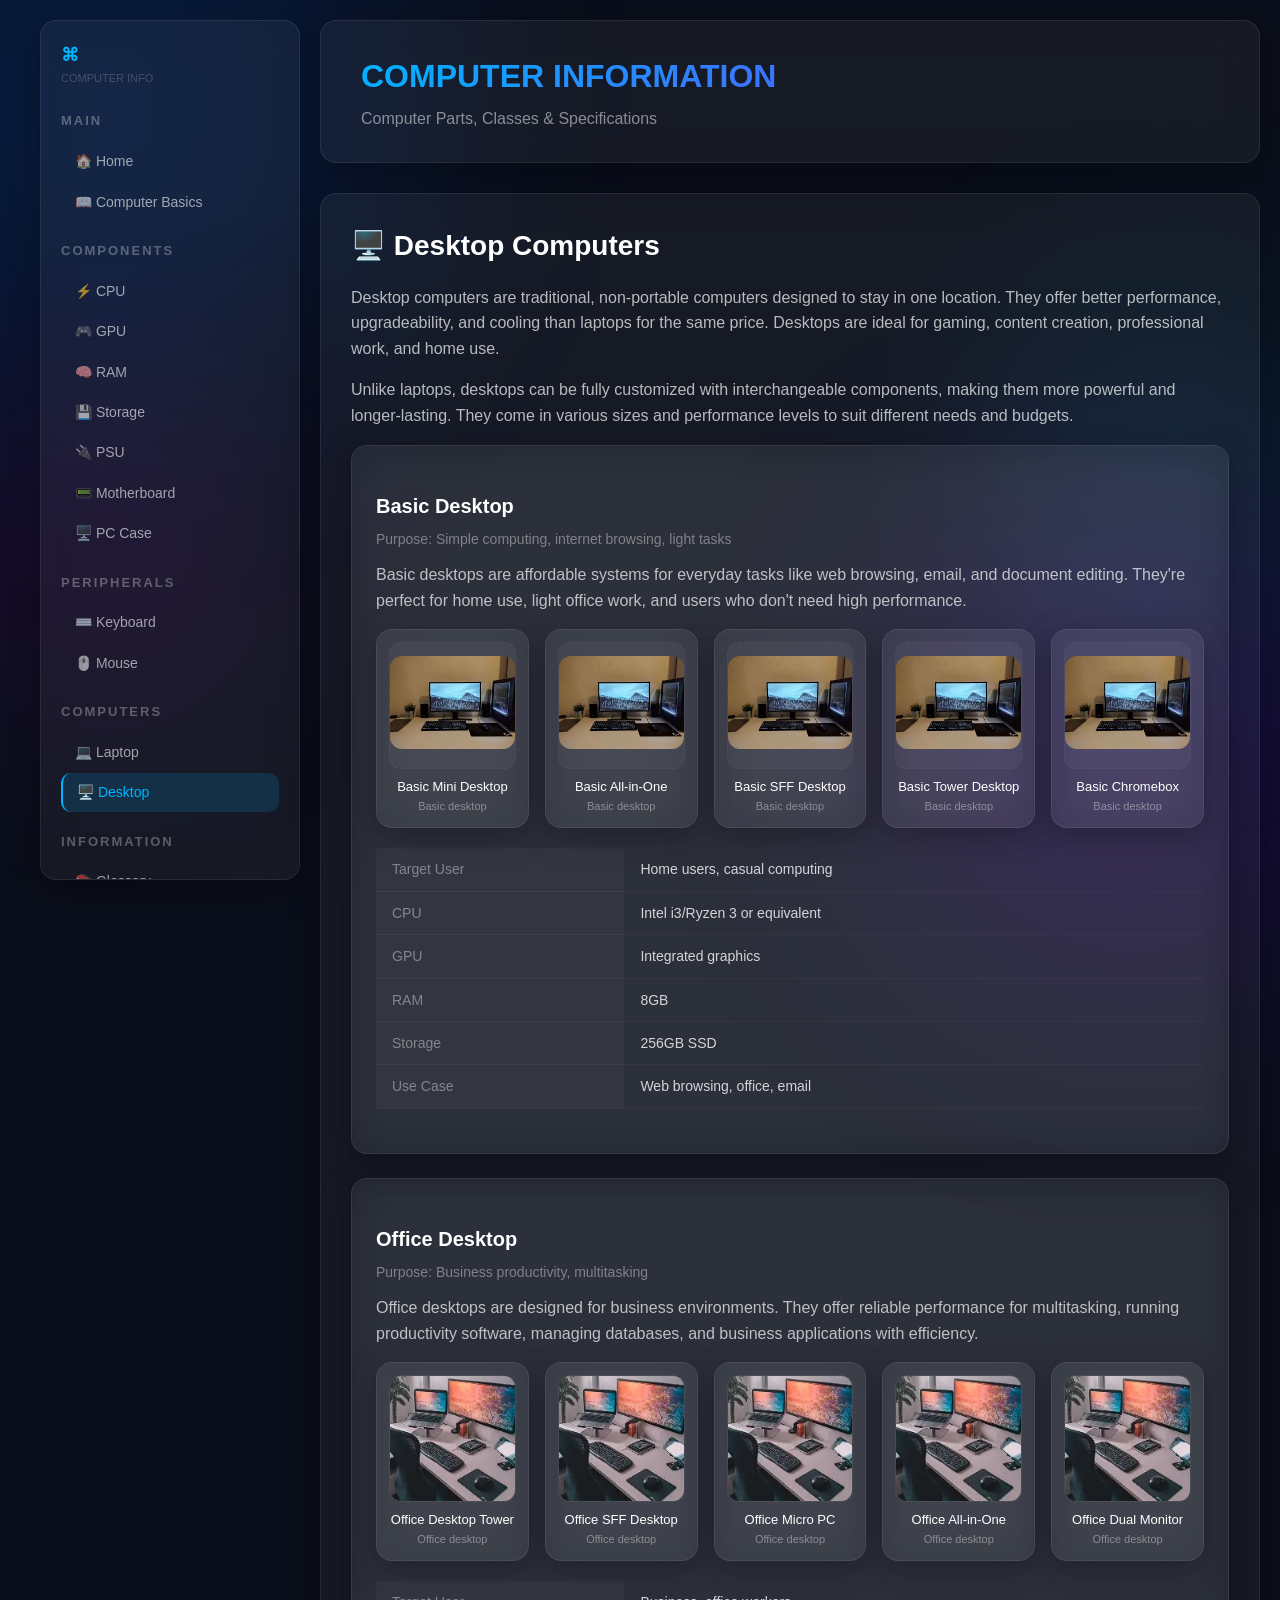
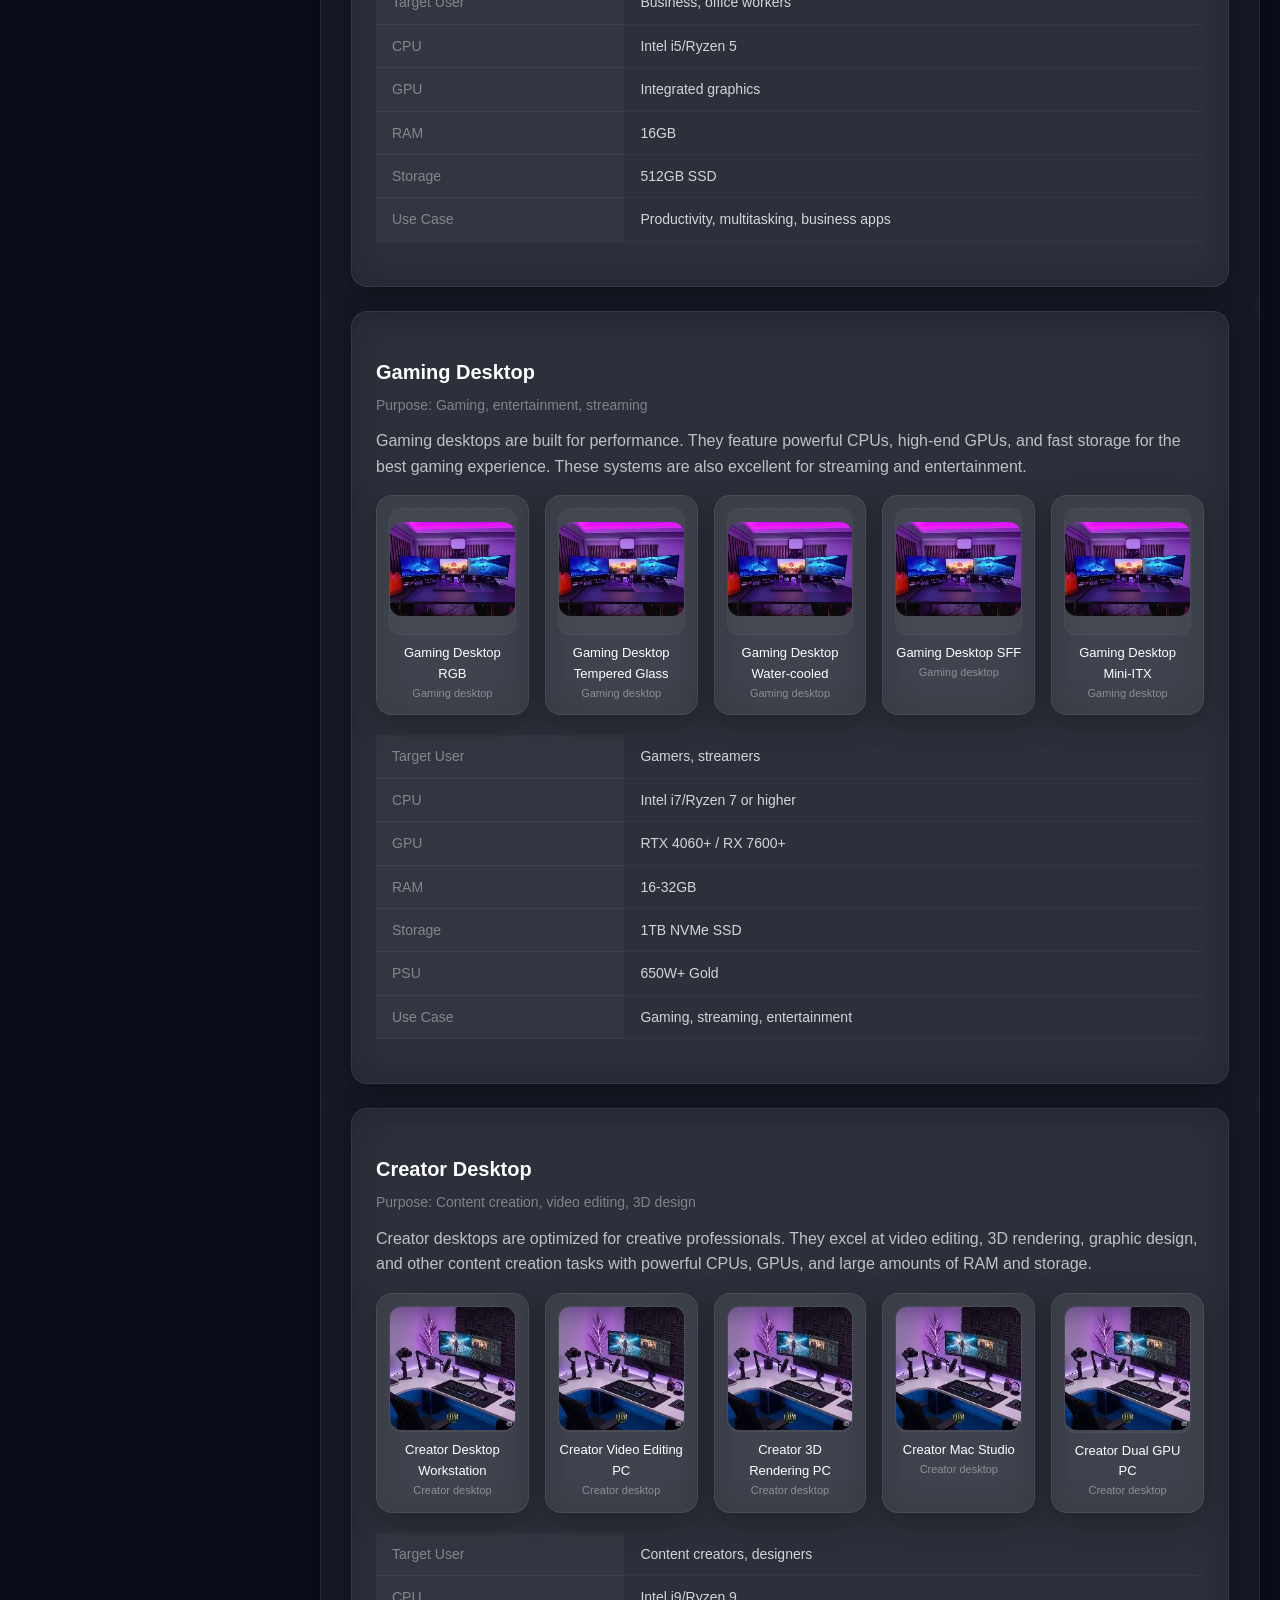
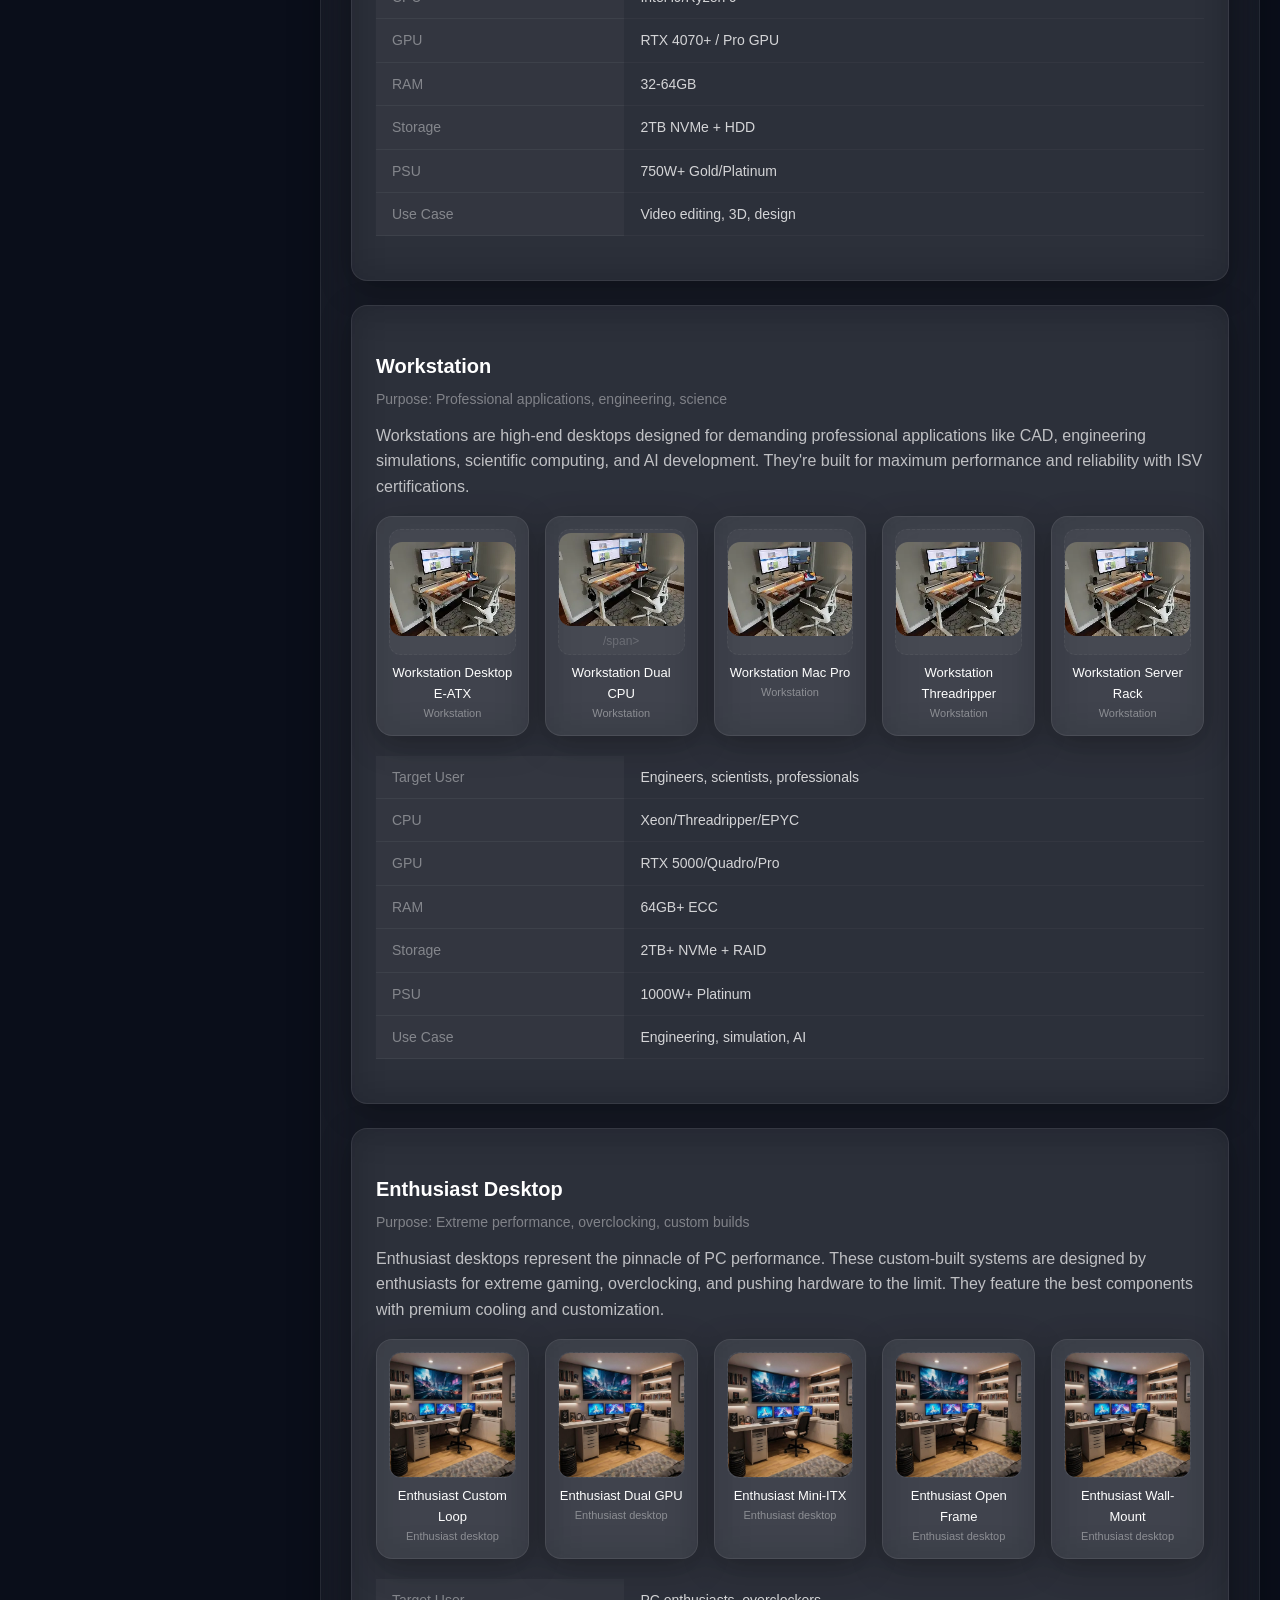
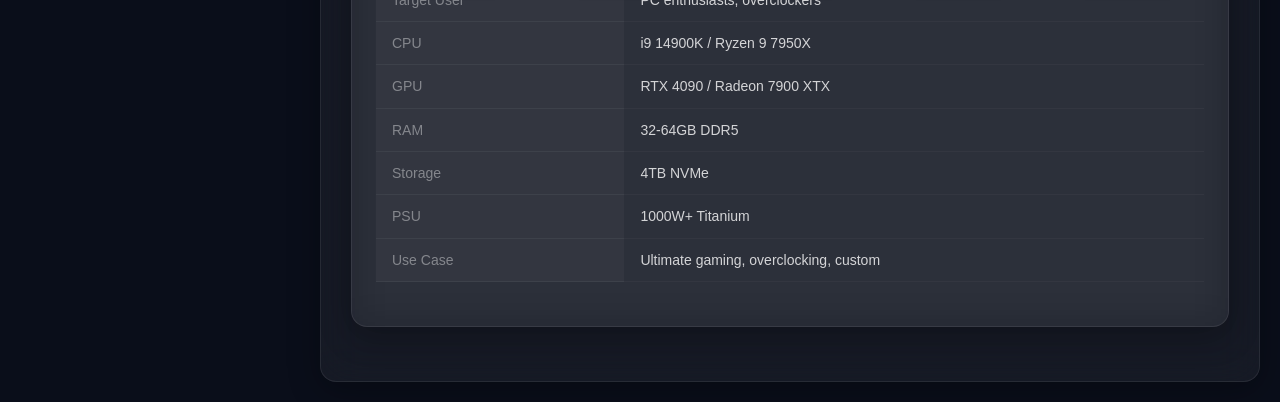
<file: desktop.html>
<!DOCTYPE html>
<html lang="en">
<head>
    <meta charset="UTF-8">
    <meta name="viewport" content="width=device-width, initial-scale=1.0">
    <title>Computer Information - Desktop</title>
    <link rel="stylesheet" href="css/style.css">
</head>
<body>
    <div class="blob-1"></div>
    <div class="blob-2"></div>

    <div class="app-wrapper">
        <input type="checkbox" id="menu-toggle">
        <label for="menu-toggle" class="menu-label"><span>☰</span></label>
        <div class="overlay"></div>

        <nav class="sidebar glass">
            <div style="margin-bottom: 24px;">
                <h2 style="color: #00b4ff; font-size: 18px;">⌘</h2>
                <p style="color: rgba(255,255,255,0.2); font-size: 11px;">COMPUTER INFO</p>
            </div>
            <div class="sidebar-title">Main</div>
            <a href="index.html">🏠 Home</a>
            <a href="basics.html">📖 Computer Basics</a>
            <div class="sidebar-title">Components</div>
            <a href="cpu.html">⚡ CPU</a>
            <a href="gpu.html">🎮 GPU</a>
            <a href="ram.html">🧠 RAM</a>
            <a href="storage.html">💾 Storage</a>
            <a href="psu.html">🔌 PSU</a>
            <a href="motherboard.html">📟 Motherboard</a>
            <a href="case.html">🖥️ PC Case</a>
            <div class="sidebar-title">Peripherals</div>
            <a href="keyboard.html">⌨️ Keyboard</a>
            <a href="mouse.html">🖱️ Mouse</a>
            <div class="sidebar-title">Computers</div>
            <a href="laptop.html">💻 Laptop</a>
            <a href="desktop.html" class="active">🖥️ Desktop</a>
            <div class="sidebar-title">Information</div>
            <a href="glossary.html">📚 Glossary</a>
            <a href="about.html">ℹ️ About</a>
        </nav>

        <div class="main-content">
            <header class="header glass">
                <h1>COMPUTER INFORMATION</h1>
                <p>Computer Parts, Classes &amp; Specifications</p>
            </header>

            <div class="page-content glass">
                <h2>🖥️ Desktop Computers</h2>
                <p>Desktop computers are traditional, non-portable computers designed to stay in one location. They offer better performance, upgradeability, and cooling than laptops for the same price. Desktops are ideal for gaming, content creation, professional work, and home use.</p>
                <p>Unlike laptops, desktops can be fully customized with interchangeable components, making them more powerful and longer-lasting. They come in various sizes and performance levels to suit different needs and budgets.</p>

                <!-- Basic Desktop -->
                <div class="class-section glass">
                    <h4>Basic Desktop</h4>
                    <p class="class-subtitle">Purpose: Simple computing, internet browsing, light tasks</p>
                    <p>Basic desktops are affordable systems for everyday tasks like web browsing, email, and document editing. They're perfect for home use, light office work, and users who don't need high performance.</p>

                   
                    <div class="image-grid">
                        <div class="image-card glass glass-hover">
                            <div class="img-placeholder"><span><img src="destop/basic/download.webp"></span></div>
                            <div class="img-name">Basic Mini Desktop</div>
                            <div class="img-desc">Basic desktop</div>
                        </div>
                        <div class="image-card glass glass-hover">
                            <div class="img-placeholder"><span><img src="destop/basic/download.webp"></span></div>
                            <div class="img-name">Basic All-in-One</div>
                            <div class="img-desc">Basic desktop</div>
                        </div>
                        <div class="image-card glass glass-hover">
                            <div class="img-placeholder"><span><img src="destop/basic/download.webp"></span></div>
                            <div class="img-name">Basic SFF Desktop</div>
                            <div class="img-desc">Basic desktop</div>
                        </div>
                        <div class="image-card glass glass-hover">
                            <div class="img-placeholder"><span><img src="destop/basic/download.webp"></span></div>
                            <div class="img-name">Basic Tower Desktop</div>
                            <div class="img-desc">Basic desktop</div>
                        </div>
                        <div class="image-card glass glass-hover">
                            <div class="img-placeholder"><span><img src="destop/basic/download.webp"></span></div>
                            <div class="img-name">Basic Chromebox</div>
                            <div class="img-desc">Basic desktop</div>
                        </div>
                    </div>

                    <table class="specs-table">
                        <tr><th>Target User</th><td>Home users, casual computing</td></tr>
                        <tr><th>CPU</th><td>Intel i3/Ryzen 3 or equivalent</td></tr>
                        <tr><th>GPU</th><td>Integrated graphics</td></tr>
                        <tr><th>RAM</th><td>8GB</td></tr>
                        <tr><th>Storage</th><td>256GB SSD</td></tr>
                        <tr><th>Use Case</th><td>Web browsing, office, email</td></tr>
                    </table>
                </div>

                <!-- Office Desktop -->
                <div class="class-section glass">
                    <h4>Office Desktop</h4>
                    <p class="class-subtitle">Purpose: Business productivity, multitasking</p>
                    <p>Office desktops are designed for business environments. They offer reliable performance for multitasking, running productivity software, managing databases, and business applications with efficiency.</p>

                    
                    <div class="image-grid">
                        <div class="image-card glass glass-hover">
                            <div class="img-placeholder"><span><img src="destop/office/download (1).webp"></span></div>
                            <div class="img-name">Office Desktop Tower</div>
                            <div class="img-desc">Office desktop</div>
                        </div>
                        <div class="image-card glass glass-hover">
                            <div class="img-placeholder"><span><img src="destop/office/download (1).webp"></span></div>
                            <div class="img-name">Office SFF Desktop</div>
                            <div class="img-desc">Office desktop</div>
                        </div>
                        <div class="image-card glass glass-hover">
                            <div class="img-placeholder"><span><img src="destop/office/download (1).webp"></span></div>
                            <div class="img-name">Office Micro PC</div>
                            <div class="img-desc">Office desktop</div>
                        </div>
                        <div class="image-card glass glass-hover">
                            <div class="img-placeholder"><span><img src="destop/office/download (1).webp"></span></div>
                            <div class="img-name">Office All-in-One</div>
                            <div class="img-desc">Office desktop</div>
                        </div>
                        <div class="image-card glass glass-hover">
                            <div class="img-placeholder"><span><img src="destop/office/download (1).webp"></span></div>
                            <div class="img-name">Office Dual Monitor</div>
                            <div class="img-desc">Office desktop</div>
                        </div>
                    </div>

                    <table class="specs-table">
                        <tr><th>Target User</th><td>Business, office workers</td></tr>
                        <tr><th>CPU</th><td>Intel i5/Ryzen 5</td></tr>
                        <tr><th>GPU</th><td>Integrated graphics</td></tr>
                        <tr><th>RAM</th><td>16GB</td></tr>
                        <tr><th>Storage</th><td>512GB SSD</td></tr>
                        <tr><th>Use Case</th><td>Productivity, multitasking, business apps</td></tr>
                    </table>
                </div>

                <!-- Gaming Desktop -->
                <div class="class-section glass">
                    <h4>Gaming Desktop</h4>
                    <p class="class-subtitle">Purpose: Gaming, entertainment, streaming</p>
                    <p>Gaming desktops are built for performance. They feature powerful CPUs, high-end GPUs, and fast storage for the best gaming experience. These systems are also excellent for streaming and entertainment.</p>

                    
                    <div class="image-grid">
                        <div class="image-card glass glass-hover">
                            <div class="img-placeholder"><span><img src="destop/gaming/OIP.webp"></span></div>
                            <div class="img-name">Gaming Desktop RGB</div>
                            <div class="img-desc">Gaming desktop</div>
                        </div>
                        <div class="image-card glass glass-hover">
                            <div class="img-placeholder"><span><img src="destop/gaming/OIP.webp"></span></div>
                            <div class="img-name">Gaming Desktop Tempered Glass</div>
                            <div class="img-desc">Gaming desktop</div>
                        </div>
                        <div class="image-card glass glass-hover">
                            <div class="img-placeholder"><span><img src="destop/gaming/OIP.webp"></span></div>
                            <div class="img-name">Gaming Desktop Water-cooled</div>
                            <div class="img-desc">Gaming desktop</div>
                        </div>
                        <div class="image-card glass glass-hover">
                            <div class="img-placeholder"><span><img src="destop/gaming/OIP.webp"></span></div>
                            <div class="img-name">Gaming Desktop SFF</div>
                            <div class="img-desc">Gaming desktop</div>
                        </div>
                        <div class="image-card glass glass-hover">
                            <div class="img-placeholder"><span><img src="destop/gaming/OIP.webp"></span></div>
                            <div class="img-name">Gaming Desktop Mini-ITX</div>
                            <div class="img-desc">Gaming desktop</div>
                        </div>
                    </div>

                    <table class="specs-table">
                        <tr><th>Target User</th><td>Gamers, streamers</td></tr>
                        <tr><th>CPU</th><td>Intel i7/Ryzen 7 or higher</td></tr>
                        <tr><th>GPU</th><td>RTX 4060+ / RX 7600+</td></tr>
                        <tr><th>RAM</th><td>16-32GB</td></tr>
                        <tr><th>Storage</th><td>1TB NVMe SSD</td></tr>
                        <tr><th>PSU</th><td>650W+ Gold</td></tr>
                        <tr><th>Use Case</th><td>Gaming, streaming, entertainment</td></tr>
                    </table>
                </div>

                <!-- Creator Desktop -->
                <div class="class-section glass">
                    <h4>Creator Desktop</h4>
                    <p class="class-subtitle">Purpose: Content creation, video editing, 3D design</p>
                    <p>Creator desktops are optimized for creative professionals. They excel at video editing, 3D rendering, graphic design, and other content creation tasks with powerful CPUs, GPUs, and large amounts of RAM and storage.</p>

                   
                    <div class="image-grid">
                        <div class="image-card glass glass-hover">
                            <div class="img-placeholder"><span><img src="destop/creator/download.webp"></span></div>
                            <div class="img-name">Creator Desktop Workstation</div>
                            <div class="img-desc">Creator desktop</div>
                        </div>
                        <div class="image-card glass glass-hover">
                            <div class="img-placeholder"><span><img src="destop/creator/download.webp"></span></div>
                            <div class="img-name">Creator Video Editing PC</div>
                            <div class="img-desc">Creator desktop</div>
                        </div>
                        <div class="image-card glass glass-hover">
                            <div class="img-placeholder"><span><img src="destop/creator/download.webp"></span></div>
                            <div class="img-name">Creator 3D Rendering PC</div>
                            <div class="img-desc">Creator desktop</div>
                        </div>
                        <div class="image-card glass glass-hover">
                            <div class="img-placeholder"><span><img src="destop/creator/download.webp"></span></div>
                            <div class="img-name">Creator Mac Studio</div>
                            <div class="img-desc">Creator desktop</div>
                        </div>
                        <div class="image-card glass glass-hover">
                            <div class="img-placeholder"><span><img src="destop/creator/download.webp"></span></div>
                            <div class="img-name">Creator Dual GPU PC</div>
                            <div class="img-desc">Creator desktop</div>
                        </div>
                    </div>

                    <table class="specs-table">
                        <tr><th>Target User</th><td>Content creators, designers</td></tr>
                        <tr><th>CPU</th><td>Intel i9/Ryzen 9</td></tr>
                        <tr><th>GPU</th><td>RTX 4070+ / Pro GPU</td></tr>
                        <tr><th>RAM</th><td>32-64GB</td></tr>
                        <tr><th>Storage</th><td>2TB NVMe + HDD</td></tr>
                        <tr><th>PSU</th><td>750W+ Gold/Platinum</td></tr>
                        <tr><th>Use Case</th><td>Video editing, 3D, design</td></tr>
                    </table>
                </div>

                <!-- Workstation -->
                <div class="class-section glass">
                    <h4>Workstation</h4>
                    <p class="class-subtitle">Purpose: Professional applications, engineering, science</p>
                    <p>Workstations are high-end desktops designed for demanding professional applications like CAD, engineering simulations, scientific computing, and AI development. They're built for maximum performance and reliability with ISV certifications.</p>

                    
                    <div class="image-grid">
                        <div class="image-card glass glass-hover">
                            <div class="img-placeholder"><span><img src="destop/workstation/OIP.webp"></span></div>
                            <div class="img-name">Workstation Desktop E-ATX</div>
                            <div class="img-desc">Workstation</div>
                        </div>
                        <div class="image-card glass glass-hover">
                            <div class="img-placeholder"><span><img src="destop/workstation/OIP.webp">/span></div>
                            <div class="img-name">Workstation Dual CPU</div>
                            <div class="img-desc">Workstation</div>
                        </div>
                        <div class="image-card glass glass-hover">
                            <div class="img-placeholder"><span><img src="destop/workstation/OIP.webp"></span></div>
                            <div class="img-name">Workstation Mac Pro</div>
                            <div class="img-desc">Workstation</div>
                        </div>
                        <div class="image-card glass glass-hover">
                            <div class="img-placeholder"><span><img src="destop/workstation/OIP.webp"></span></div>
                            <div class="img-name">Workstation Threadripper</div>
                            <div class="img-desc">Workstation</div>
                        </div>
                        <div class="image-card glass glass-hover">
                            <div class="img-placeholder"><span><img src="destop/workstation/OIP.webp"></span></div>
                            <div class="img-name">Workstation Server Rack</div>
                            <div class="img-desc">Workstation</div>
                        </div>
                    </div>

                    <table class="specs-table">
                        <tr><th>Target User</th><td>Engineers, scientists, professionals</td></tr>
                        <tr><th>CPU</th><td>Xeon/Threadripper/EPYC</td></tr>
                        <tr><th>GPU</th><td>RTX 5000/Quadro/Pro</td></tr>
                        <tr><th>RAM</th><td>64GB+ ECC</td></tr>
                        <tr><th>Storage</th><td>2TB+ NVMe + RAID</td></tr>
                        <tr><th>PSU</th><td>1000W+ Platinum</td></tr>
                        <tr><th>Use Case</th><td>Engineering, simulation, AI</td></tr>
                    </table>
                </div>

                <!-- Enthusiast Desktop -->
                <div class="class-section glass">
                    <h4>Enthusiast Desktop</h4>
                    <p class="class-subtitle">Purpose: Extreme performance, overclocking, custom builds</p>
                    <p>Enthusiast desktops represent the pinnacle of PC performance. These custom-built systems are designed by enthusiasts for extreme gaming, overclocking, and pushing hardware to the limit. They feature the best components with premium cooling and customization.</p>

                    
                    <div class="image-grid">
                        <div class="image-card glass glass-hover">
                            <div class="img-placeholder"><span><img src="destop/enthusiast/4ff21213a3197f1c3d003da2a051c365.jpg"></span></div>
                            <div class="img-name">Enthusiast Custom Loop</div>
                            <div class="img-desc">Enthusiast desktop</div>
                        </div>
                        <div class="image-card glass glass-hover">
                            <div class="img-placeholder"><span><img src="destop/enthusiast/4ff21213a3197f1c3d003da2a051c365.jpg"></span></div>
                            <div class="img-name">Enthusiast Dual GPU</div>
                            <div class="img-desc">Enthusiast desktop</div>
                        </div>
                        <div class="image-card glass glass-hover">
                            <div class="img-placeholder"><img src="destop/enthusiast/4ff21213a3197f1c3d003da2a051c365.jpg"></span></div>
                            <div class="img-name">Enthusiast Mini-ITX</div>
                            <div class="img-desc">Enthusiast desktop</div>
                        </div>
                        <div class="image-card glass glass-hover">
                            <div class="img-placeholder"><span><img src="destop/enthusiast/4ff21213a3197f1c3d003da2a051c365.jpg"></span></div>
                            <div class="img-name">Enthusiast Open Frame</div>
                            <div class="img-desc">Enthusiast desktop</div>
                        </div>
                        <div class="image-card glass glass-hover">
                            <div class="img-placeholder"><span><img src="destop/enthusiast/4ff21213a3197f1c3d003da2a051c365.jpg"></span></div>
                            <div class="img-name">Enthusiast Wall-Mount</div>
                            <div class="img-desc">Enthusiast desktop</div>
                        </div>
                    </div>

                    <table class="specs-table">
                        <tr><th>Target User</th><td>PC enthusiasts, overclockers</td></tr>
                        <tr><th>CPU</th><td>i9 14900K / Ryzen 9 7950X</td></tr>
                        <tr><th>GPU</th><td>RTX 4090 / Radeon 7900 XTX</td></tr>
                        <tr><th>RAM</th><td>32-64GB DDR5</td></tr>
                        <tr><th>Storage</th><td>4TB NVMe</td></tr>
                        <tr><th>PSU</th><td>1000W+ Titanium</td></tr>
                        <tr><th>Use Case</th><td>Ultimate gaming, overclocking, custom</td></tr>
                    </table>
                </div>
            </div>
        </div>
    </div>
</body>
</html>
</file>
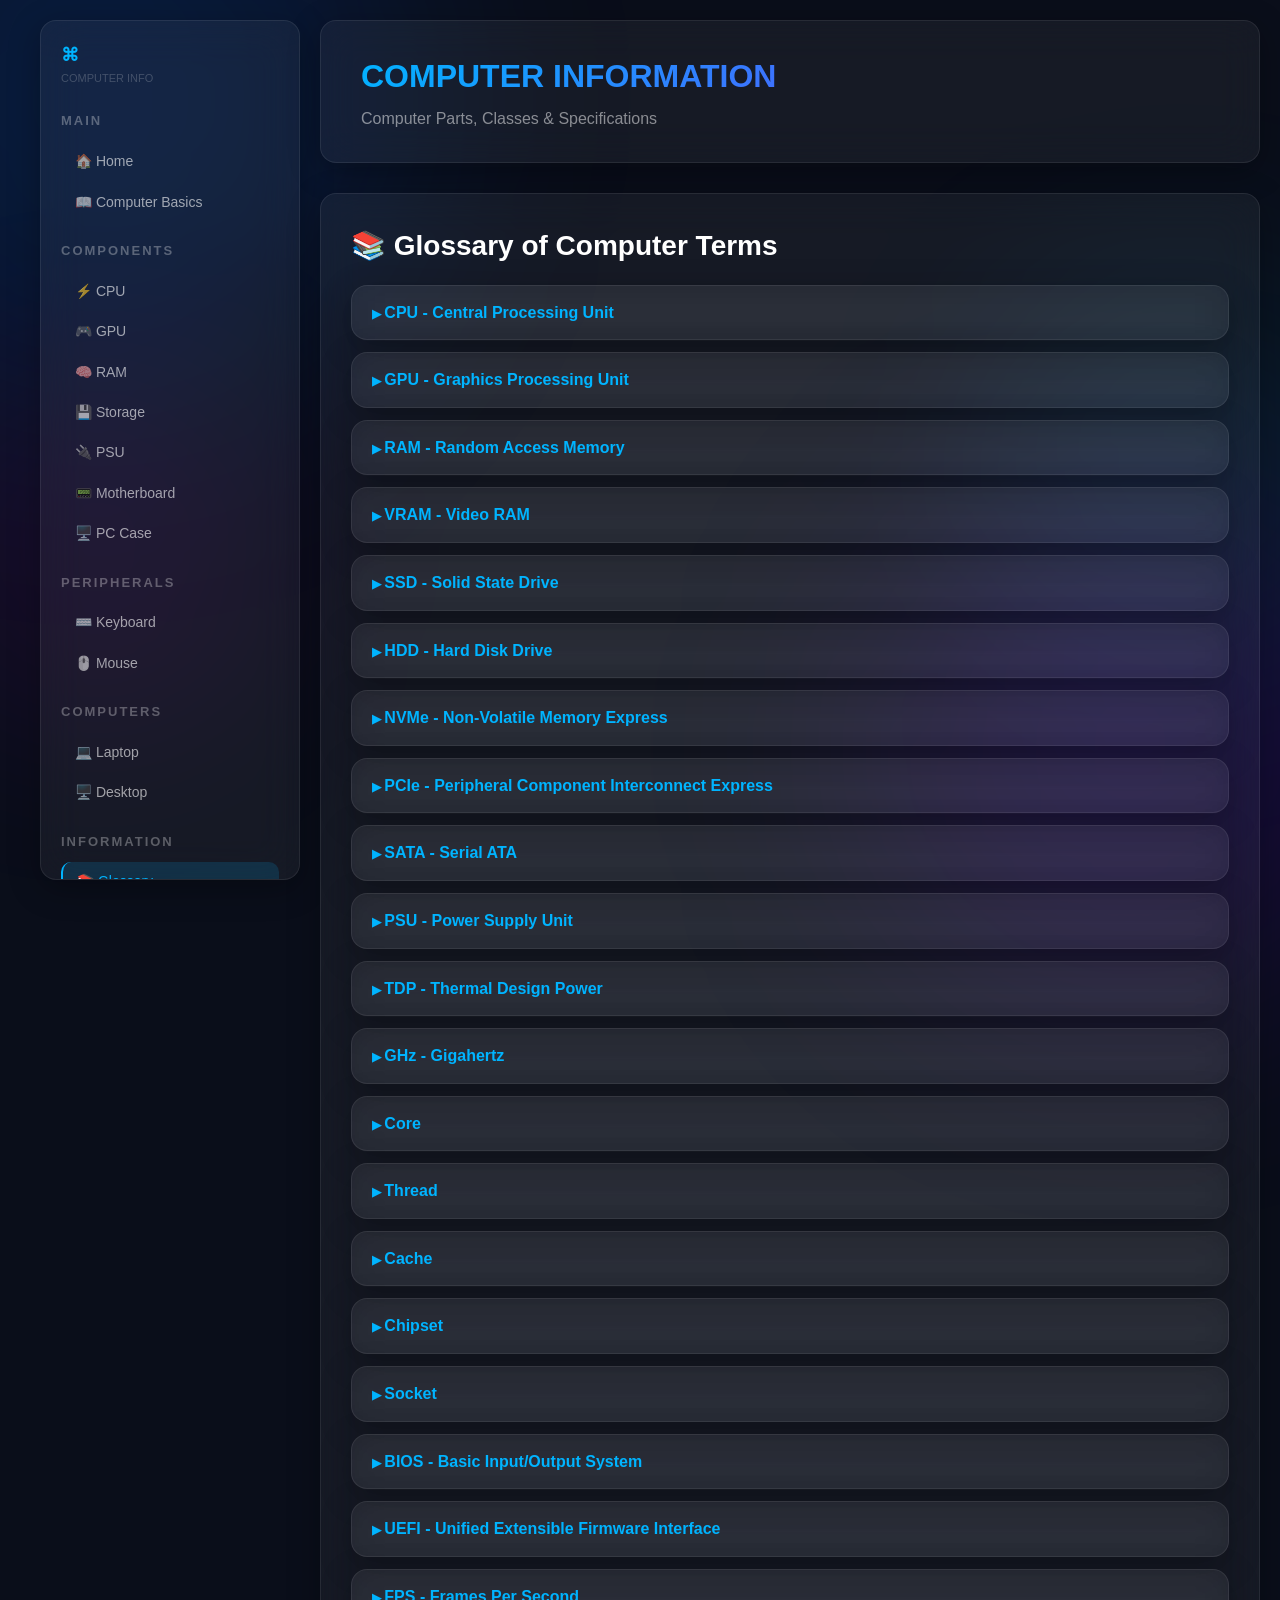
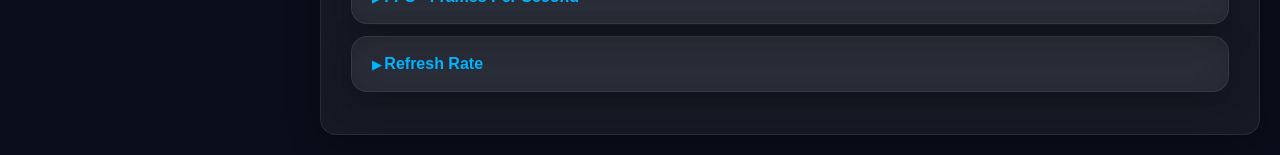
<file: glossary.html>
<!DOCTYPE html>
<html lang="en">
<head>
    <meta charset="UTF-8">
    <meta name="viewport" content="width=device-width, initial-scale=1.0">
    <title>Computer Information - Glossary</title>
    <link rel="stylesheet" href="css/style.css">
</head>
<body>
    <div class="blob-1"></div>
    <div class="blob-2"></div>

    <div class="app-wrapper">
        <input type="checkbox" id="menu-toggle">
        <label for="menu-toggle" class="menu-label"><span>☰</span></label>
        <div class="overlay"></div>

        <nav class="sidebar glass">
            <div style="margin-bottom: 24px;">
                <h2 style="color: #00b4ff; font-size: 18px;">⌘</h2>
                <p style="color: rgba(255,255,255,0.2); font-size: 11px;">COMPUTER INFO</p>
            </div>
            <div class="sidebar-title">Main</div>
            <a href="index.html">🏠 Home</a>
            <a href="basics.html">📖 Computer Basics</a>
            <div class="sidebar-title">Components</div>
            <a href="cpu.html">⚡ CPU</a>
            <a href="gpu.html">🎮 GPU</a>
            <a href="ram.html">🧠 RAM</a>
            <a href="storage.html">💾 Storage</a>
            <a href="psu.html">🔌 PSU</a>
            <a href="motherboard.html">📟 Motherboard</a>
            <a href="case.html">🖥️ PC Case</a>
            <div class="sidebar-title">Peripherals</div>
            <a href="keyboard.html">⌨️ Keyboard</a>
            <a href="mouse.html">🖱️ Mouse</a>
            <div class="sidebar-title">Computers</div>
            <a href="laptop.html">💻 Laptop</a>
            <a href="desktop.html">🖥️ Desktop</a>
            <div class="sidebar-title">Information</div>
            <a href="glossary.html" class="active">📚 Glossary</a>
            <a href="about.html">ℹ️ About</a>
        </nav>

        <div class="main-content">
            <header class="header glass">
                <h1>COMPUTER INFORMATION</h1>
                <p>Computer Parts, Classes &amp; Specifications</p>
            </header>

            <div class="page-content glass">
                <h2>📚 Glossary of Computer Terms</h2>

                <details class="glossary-item glass">
                    <summary>CPU - Central Processing Unit</summary>
                    <div class="glossary-def">The brain of the computer that executes instructions from programs. It performs calculations and manages data flow between components.</div>
                </details>

                <details class="glossary-item glass">
                    <summary>GPU - Graphics Processing Unit</summary>
                    <div class="glossary-def">A specialized processor designed to accelerate graphics rendering, video editing, and AI workloads. GPUs have thousands of cores for parallel processing.</div>
                </details>

                <details class="glossary-item glass">
                    <summary>RAM - Random Access Memory</summary>
                    <div class="glossary-def">Temporary, fast memory that stores data the CPU needs to access quickly. RAM is volatile and loses data when the computer is turned off.</div>
                </details>

                <details class="glossary-item glass">
                    <summary>VRAM - Video RAM</summary>
                    <div class="glossary-def">Specialized memory on the GPU used to store textures, frame buffers, and other graphics data. Higher VRAM allows for better gaming and creative performance.</div>
                </details>

                <details class="glossary-item glass">
                    <summary>SSD - Solid State Drive</summary>
                    <div class="glossary-def">A storage drive that uses flash memory to store data. SSDs are much faster than HDDs, with no moving parts, making them more reliable and quieter.</div>
                </details>

                <details class="glossary-item glass">
                    <summary>HDD - Hard Disk Drive</summary>
                    <div class="glossary-def">A storage drive that uses spinning magnetic platters to store data. HDDs are slower than SSDs but offer more storage capacity for the price.</div>
                </details>

                <details class="glossary-item glass">
                    <summary>NVMe - Non-Volatile Memory Express</summary>
                    <div class="glossary-def">A storage protocol designed for SSDs that uses the PCIe interface. NVMe drives are significantly faster than SATA SSDs, with speeds up to 10,000+ MB/s.</div>
                </details>

                <details class="glossary-item glass">
                    <summary>PCIe - Peripheral Component Interconnect Express</summary>
                    <div class="glossary-def">A high-speed interface used to connect components like GPUs, NVMe drives, and network cards. PCIe uses lanes for data transfer, with more lanes offering higher bandwidth.</div>
                </details>

                <details class="glossary-item glass">
                    <summary>SATA - Serial ATA</summary>
                    <div class="glossary-def">A storage interface used to connect HDDs and SSDs to the motherboard. SATA III has a maximum speed of 6 Gbps (about 600 MB/s).</div>
                </details>

                <details class="glossary-item glass">
                    <summary>PSU - Power Supply Unit</summary>
                    <div class="glossary-def">The component that converts AC power from the wall into DC power for computer components. PSU quality and wattage are critical for system stability.</div>
                </details>

                <details class="glossary-item glass">
                    <summary>TDP - Thermal Design Power</summary>
                    <div class="glossary-def">The maximum amount of heat a component generates under typical workload. TDP is measured in watts and helps determine cooling requirements.</div>
                </details>

                <details class="glossary-item glass">
                    <summary>GHz - Gigahertz</summary>
                    <div class="glossary-def">A unit of frequency equal to one billion hertz. CPU clock speeds are measured in GHz, indicating how many billion operations per second the CPU can perform.</div>
                </details>

                <details class="glossary-item glass">
                    <summary>Core</summary>
                    <div class="glossary-def">An individual processing unit within a CPU. Multiple cores allow the CPU to perform multiple tasks simultaneously.</div>
                </details>

                <details class="glossary-item glass">
                    <summary>Thread</summary>
                    <div class="glossary-def">A sequence of instructions that can be executed independently. Threads allow each CPU core to handle multiple tasks at once (simultaneous multithreading).</div>
                </details>

                <details class="glossary-item glass">
                    <summary>Cache</summary>
                    <div class="glossary-def">Ultra-fast memory built into the CPU for quick data access. Cache stores frequently used instructions and data to improve performance.</div>
                </details>

                <details class="glossary-item glass">
                    <summary>Chipset</summary>
                    <div class="glossary-def">A set of chips on the motherboard that controls data flow between the CPU, RAM, storage, and peripherals. The chipset determines what features the motherboard supports.</div>
                </details>

                <details class="glossary-item glass">
                    <summary>Socket</summary>
                    <div class="glossary-def">The physical connector on the motherboard where the CPU is installed. Different CPU generations use different socket types.</div>
                </details>

                <details class="glossary-item glass">
                    <summary>BIOS - Basic Input/Output System</summary>
                    <div class="glossary-def">Firmware that initializes hardware during boot and provides runtime services for the operating system. The BIOS is stored on a chip on the motherboard.</div>
                </details>

                <details class="glossary-item glass">
                    <summary>UEFI - Unified Extensible Firmware Interface</summary>
                    <div class="glossary-def">The modern replacement for BIOS. UEFI offers faster boot times, better security, and a graphical interface for configuring system settings.</div>
                </details>

                <details class="glossary-item glass">
                    <summary>FPS - Frames Per Second</summary>
                    <div class="glossary-def">The number of frames displayed per second in a game or video. Higher FPS results in smoother and more responsive gameplay.</div>
                </details>

                <details class="glossary-item glass">
                    <summary>Refresh Rate</summary>
                    <div class="glossary-def">The number of times a display updates its image per second, measured in Hertz (Hz). Higher refresh rates (e.g., 144Hz, 240Hz) provide smoother motion in games.</div>
                </details>
            </div>
        </div>
    </div>
</body>
</html>
</file>
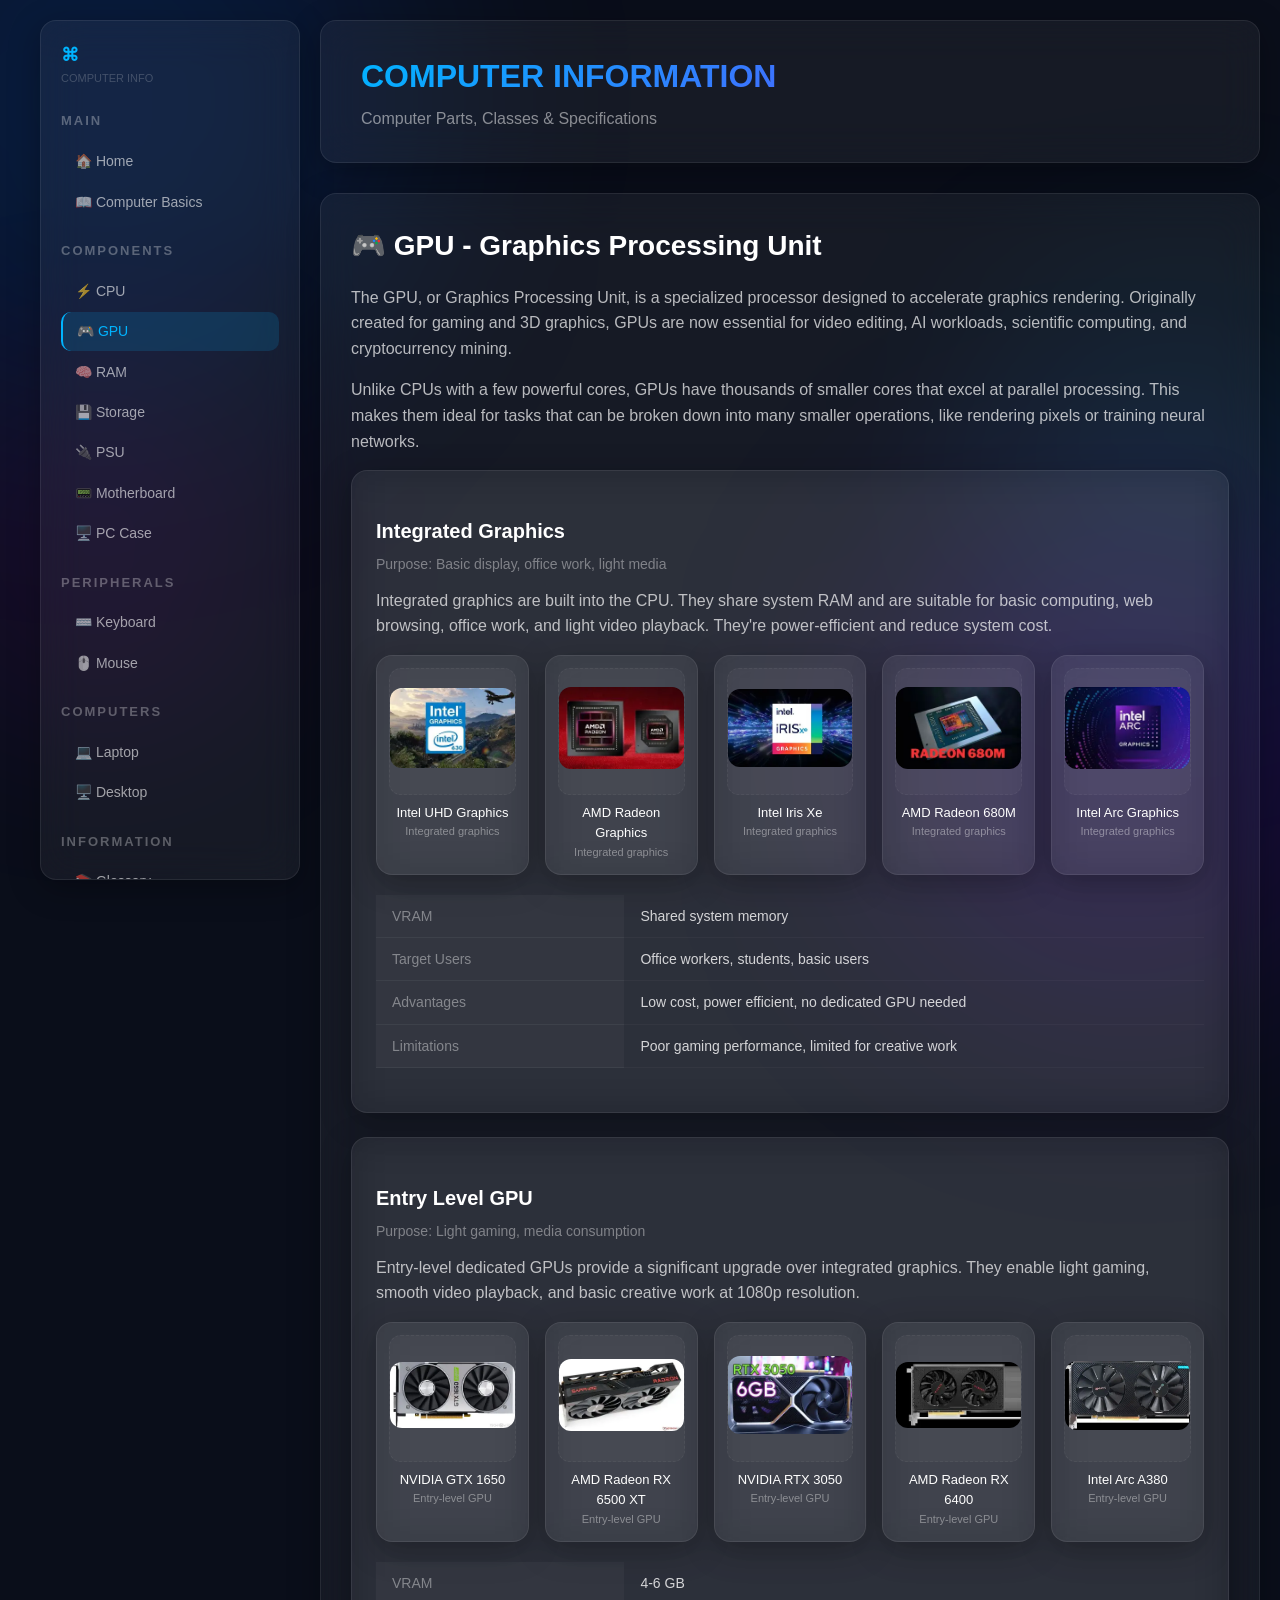
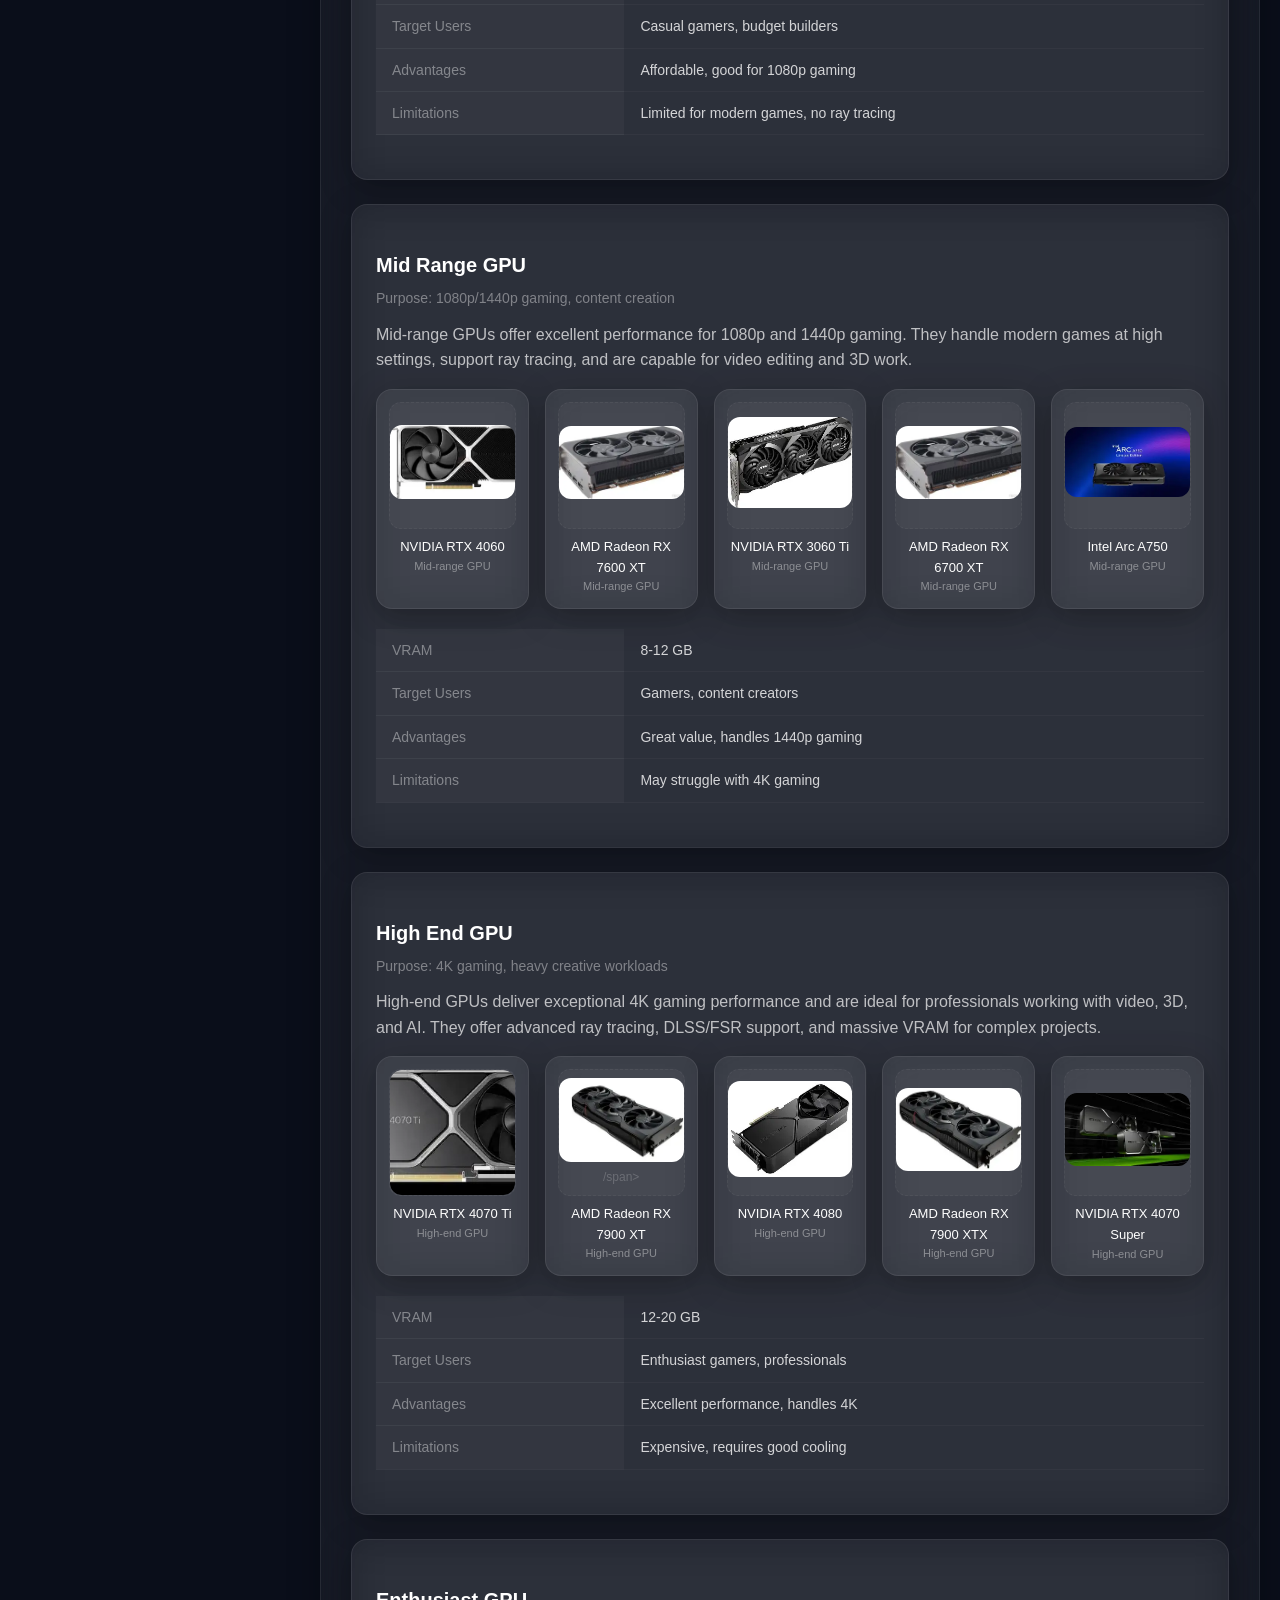
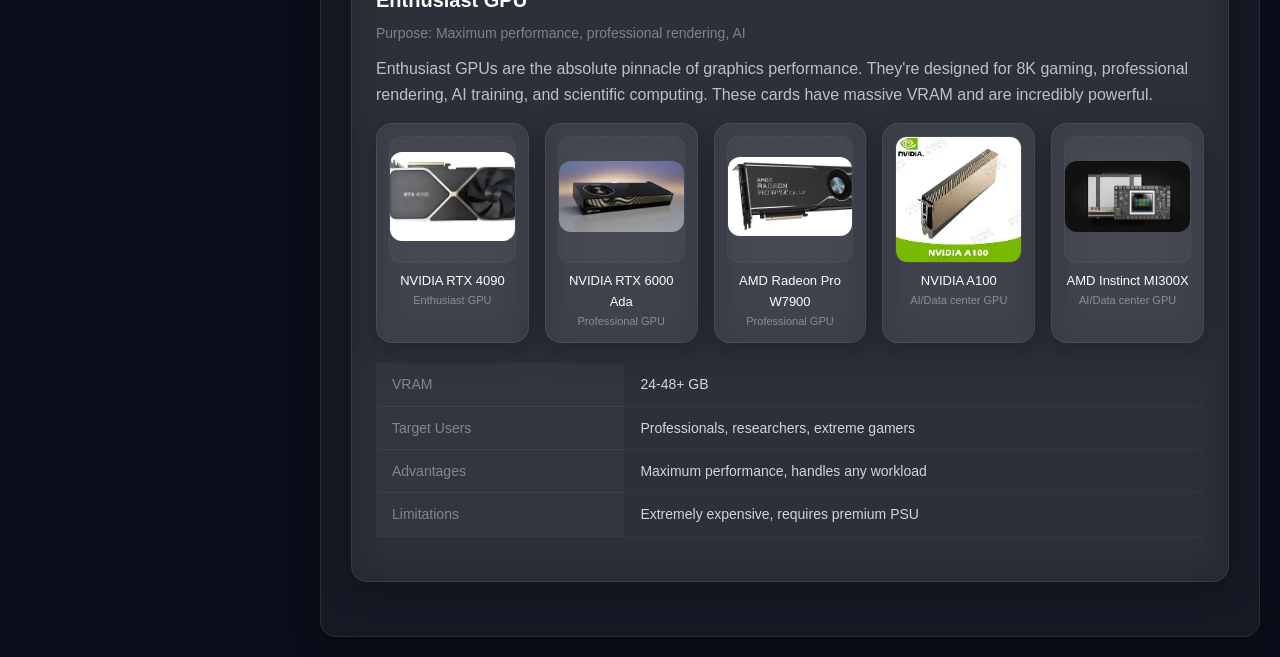
<file: gpu.html>
<!DOCTYPE html>
<html lang="en">
<head>
    <meta charset="UTF-8">
    <meta name="viewport" content="width=device-width, initial-scale=1.0">
    <title>Computer Information - GPU</title>
    <link rel="stylesheet" href="css/style.css">
</head>
<body>
    <div class="blob-1"></div>
    <div class="blob-2"></div>

    <div class="app-wrapper">
        <input type="checkbox" id="menu-toggle">
        <label for="menu-toggle" class="menu-label"><span>☰</span></label>
        <div class="overlay"></div>

        <nav class="sidebar glass">
            <div style="margin-bottom: 24px;">
                <h2 style="color: #00b4ff; font-size: 18px;">⌘</h2>
                <p style="color: rgba(255,255,255,0.2); font-size: 11px;">COMPUTER INFO</p>
            </div>
            <div class="sidebar-title">Main</div>
            <a href="index.html">🏠 Home</a>
            <a href="basics.html">📖 Computer Basics</a>
            <div class="sidebar-title">Components</div>
            <a href="cpu.html">⚡ CPU</a>
            <a href="gpu.html" class="active">🎮 GPU</a>
            <a href="ram.html">🧠 RAM</a>
            <a href="storage.html">💾 Storage</a>
            <a href="psu.html">🔌 PSU</a>
            <a href="motherboard.html">📟 Motherboard</a>
            <a href="case.html">🖥️ PC Case</a>
            <div class="sidebar-title">Peripherals</div>
            <a href="keyboard.html">⌨️ Keyboard</a>
            <a href="mouse.html">🖱️ Mouse</a>
            <div class="sidebar-title">Computers</div>
            <a href="laptop.html">💻 Laptop</a>
            <a href="desktop.html">🖥️ Desktop</a>
            <div class="sidebar-title">Information</div>
            <a href="glossary.html">📚 Glossary</a>
            <a href="about.html">ℹ️ About</a>
        </nav>

        <div class="main-content">
            <header class="header glass">
                <h1>COMPUTER INFORMATION</h1>
                <p>Computer Parts, Classes &amp; Specifications</p>
            </header>

            <div class="page-content glass">
                <h2>🎮 GPU - Graphics Processing Unit</h2>
                <p>The GPU, or Graphics Processing Unit, is a specialized processor designed to accelerate graphics rendering. Originally created for gaming and 3D graphics, GPUs are now essential for video editing, AI workloads, scientific computing, and cryptocurrency mining.</p>
                <p>Unlike CPUs with a few powerful cores, GPUs have thousands of smaller cores that excel at parallel processing. This makes them ideal for tasks that can be broken down into many smaller operations, like rendering pixels or training neural networks.</p>

                <!-- INTEGRATED GRAPHICS -->
                <div class="class-section glass">
                    <h4>Integrated Graphics</h4>
                    <p class="class-subtitle">Purpose: Basic display, office work, light media</p>
                    <p>Integrated graphics are built into the CPU. They share system RAM and are suitable for basic computing, web browsing, office work, and light video playback. They're power-efficient and reduce system cost.</p>

                   
                    <div class="image-grid">
                        <div class="image-card glass glass-hover">
                            <div class="img-placeholder"><span><img src="gpu/inetggrap/uhd.webp"></span></div>
                            <div class="img-name">Intel UHD Graphics</div>
                            <div class="img-desc">Integrated graphics</div>
                        </div>
                        <div class="image-card glass glass-hover">
                            <div class="img-placeholder"><span><img src="gpu/inetggrap/radeaob.webp"></span></div>
                            <div class="img-name">AMD Radeon Graphics</div>
                            <div class="img-desc">Integrated graphics</div>
                        </div>
                        <div class="image-card glass glass-hover">
                            <div class="img-placeholder"><span><img src="gpu/inetggrap/iris.webp"></span></div>
                            <div class="img-name">Intel Iris Xe</div>
                            <div class="img-desc">Integrated graphics</div>
                        </div>
                        <div class="image-card glass glass-hover">
                            <div class="img-placeholder"><span><img src="gpu/inetggrap/680.webp"></span></div>
                            <div class="img-name">AMD Radeon 680M</div>
                            <div class="img-desc">Integrated graphics</div>
                        </div>
                        <div class="image-card glass glass-hover">
                            <div class="img-placeholder"><span><img src="gpu/inetggrap/arc.webp"></span></div>
                            <div class="img-name">Intel Arc Graphics</div>
                            <div class="img-desc">Integrated graphics</div>
                        </div>
                    </div>

                    <table class="specs-table">
                        <tr><th>VRAM</th><td>Shared system memory</td></tr>
                        <tr><th>Target Users</th><td>Office workers, students, basic users</td></tr>
                        <tr><th>Advantages</th><td>Low cost, power efficient, no dedicated GPU needed</td></tr>
                        <tr><th>Limitations</th><td>Poor gaming performance, limited for creative work</td></tr>
                    </table>
                </div>

                <!-- ENTRY LEVEL GPU -->
                <div class="class-section glass">
                    <h4>Entry Level GPU</h4>
                    <p class="class-subtitle">Purpose: Light gaming, media consumption</p>
                    <p>Entry-level dedicated GPUs provide a significant upgrade over integrated graphics. They enable light gaming, smooth video playback, and basic creative work at 1080p resolution.</p>

                
                    <div class="image-grid">
                        <div class="image-card glass glass-hover">
                            <div class="img-placeholder"><span><img src="gpu/entry/1650.webp"></span></div>
                            <div class="img-name">NVIDIA GTX 1650</div>
                            <div class="img-desc">Entry-level GPU</div>
                        </div>
                        <div class="image-card glass glass-hover">
                            <div class="img-placeholder"><span><img src="gpu/entry/rx.webp"></span></div>
                            <div class="img-name">AMD Radeon RX 6500 XT</div>
                            <div class="img-desc">Entry-level GPU</div>
                        </div>
                        <div class="image-card glass glass-hover">
                            <div class="img-placeholder"><span><img src="gpu/entry/3050.webp"></span></div>
                            <div class="img-name">NVIDIA RTX 3050</div>
                            <div class="img-desc">Entry-level GPU</div>
                        </div>
                        <div class="image-card glass glass-hover">
                            <div class="img-placeholder"><span><img src="gpu/entry/64.webp"></span></div>
                            <div class="img-name">AMD Radeon RX 6400</div>
                            <div class="img-desc">Entry-level GPU</div>
                        </div>
                        <div class="image-card glass glass-hover">
                            <div class="img-placeholder"><span><img src="gpu/entry/arc.webp"></span></div>
                            <div class="img-name">Intel Arc A380</div>
                            <div class="img-desc">Entry-level GPU</div>
                        </div>
                    </div>

                    <table class="specs-table">
                        <tr><th>VRAM</th><td>4-6 GB</td></tr>
                        <tr><th>Target Users</th><td>Casual gamers, budget builders</td></tr>
                        <tr><th>Advantages</th><td>Affordable, good for 1080p gaming</td></tr>
                        <tr><th>Limitations</th><td>Limited for modern games, no ray tracing</td></tr>
                    </table>
                </div>

                <!-- MID RANGE GPU -->
                <div class="class-section glass">
                    <h4>Mid Range GPU</h4>
                    <p class="class-subtitle">Purpose: 1080p/1440p gaming, content creation</p>
                    <p>Mid-range GPUs offer excellent performance for 1080p and 1440p gaming. They handle modern games at high settings, support ray tracing, and are capable for video editing and 3D work.</p>

              
                    <div class="image-grid">
                        <div class="image-card glass glass-hover">
                            <div class="img-placeholder"><span><img src="gpu/mid/4060.webp"></span></div>
                            <div class="img-name">NVIDIA RTX 4060</div>
                            <div class="img-desc">Mid-range GPU</div>
                        </div>
                        <div class="image-card glass glass-hover">
                            <div class="img-placeholder"><span><img src="gpu/mid/xt 7600.webp"></span></div>
                            <div class="img-name">AMD Radeon RX 7600 XT</div>
                            <div class="img-desc">Mid-range GPU</div>
                        </div>
                        <div class="image-card glass glass-hover">
                            <div class="img-placeholder"><span><img src="gpu/mid/3060.webp"></span></div>
                            <div class="img-name">NVIDIA RTX 3060 Ti</div>
                            <div class="img-desc">Mid-range GPU</div>
                        </div>
                        <div class="image-card glass glass-hover">
                            <div class="img-placeholder"><span><img src="gpu/mid/xt 7600.webp"></span></div>
                            <div class="img-name">AMD Radeon RX 6700 XT</div>
                            <div class="img-desc">Mid-range GPU</div>
                        </div>
                        <div class="image-card glass glass-hover">
                            <div class="img-placeholder"><span><img src="gpu/mid/arc750.webp"></span></div>
                            <div class="img-name">Intel Arc A750</div>
                            <div class="img-desc">Mid-range GPU</div>
                        </div>
                    </div>

                    <table class="specs-table">
                        <tr><th>VRAM</th><td>8-12 GB</td></tr>
                        <tr><th>Target Users</th><td>Gamers, content creators</td></tr>
                        <tr><th>Advantages</th><td>Great value, handles 1440p gaming</td></tr>
                        <tr><th>Limitations</th><td>May struggle with 4K gaming</td></tr>
                    </table>
                </div>

                <!-- HIGH END GPU -->
                <div class="class-section glass">
                    <h4>High End GPU</h4>
                    <p class="class-subtitle">Purpose: 4K gaming, heavy creative workloads</p>
                    <p>High-end GPUs deliver exceptional 4K gaming performance and are ideal for professionals working with video, 3D, and AI. They offer advanced ray tracing, DLSS/FSR support, and massive VRAM for complex projects.</p>

              
                    <div class="image-grid">
                        <div class="image-card glass glass-hover">
                            <div class="img-placeholder"><img src="gpu/high/4070.webp"></span></div>
                            <div class="img-name">NVIDIA RTX 4070 Ti</div>
                            <div class="img-desc">High-end GPU</div>
                        </div>
                        <div class="image-card glass glass-hover">
                            <div class="img-placeholder"><span><img src="gpu/high/7900.webp">/span></div>
                            <div class="img-name">AMD Radeon RX 7900 XT</div>
                            <div class="img-desc">High-end GPU</div>
                        </div>
                        <div class="image-card glass glass-hover">
                            <div class="img-placeholder"><span><img src="gpu/high/4080.webp"></span></div>
                            <div class="img-name">NVIDIA RTX 4080</div>
                            <div class="img-desc">High-end GPU</div>
                        </div>
                        <div class="image-card glass glass-hover">
                            <div class="img-placeholder"><span><img src="gpu/high/7900xtx.webp"></span></div>
                            <div class="img-name">AMD Radeon RX 7900 XTX</div>
                            <div class="img-desc">High-end GPU</div>
                        </div>
                        <div class="image-card glass glass-hover">
                            <div class="img-placeholder"><span><img src="gpu/high/super.webp"></span></div>
                            <div class="img-name">NVIDIA RTX 4070 Super</div>
                            <div class="img-desc">High-end GPU</div>
                        </div>
                    </div>

                    <table class="specs-table">
                        <tr><th>VRAM</th><td>12-20 GB</td></tr>
                        <tr><th>Target Users</th><td>Enthusiast gamers, professionals</td></tr>
                        <tr><th>Advantages</th><td>Excellent performance, handles 4K</td></tr>
                        <tr><th>Limitations</th><td>Expensive, requires good cooling</td></tr>
                    </table>
                </div>

                <!-- ENTHUSIAST GPU -->
                <div class="class-section glass">
                    <h4>Enthusiast GPU</h4>
                    <p class="class-subtitle">Purpose: Maximum performance, professional rendering, AI</p>
                    <p>Enthusiast GPUs are the absolute pinnacle of graphics performance. They're designed for 8K gaming, professional rendering, AI training, and scientific computing. These cards have massive VRAM and are incredibly powerful.</p>

                  
                    <div class="image-grid">
                        <div class="image-card glass glass-hover">
                            <div class="img-placeholder"><span><img src="gpu/enthusiast/4090.webp"></span></div>
                            <div class="img-name">NVIDIA RTX 4090</div>
                            <div class="img-desc">Enthusiast GPU</div>
                        </div>
                        <div class="image-card glass glass-hover">
                            <div class="img-placeholder"><span><img src="gpu/enthusiast/ada.webp"></span></div>
                            <div class="img-name">NVIDIA RTX 6000 Ada</div>
                            <div class="img-desc">Professional GPU</div>
                        </div>
                        <div class="image-card glass glass-hover">
                            <div class="img-placeholder"><span><img src="gpu/enthusiast/w7900.webp"></span></div>
                            <div class="img-name">AMD Radeon Pro W7900</div>
                            <div class="img-desc">Professional GPU</div>
                        </div>
                        <div class="image-card glass glass-hover">
                            <div class="img-placeholder"><span><img src="gpu/enthusiast/a100.webp"></span></div>
                            <div class="img-name">NVIDIA A100</div>
                            <div class="img-desc">AI/Data center GPU</div>
                        </div>
                        <div class="image-card glass glass-hover">
                            <div class="img-placeholder"><span><img src="gpu/enthusiast/mi300x.webp"></span></div>
                            <div class="img-name">AMD Instinct MI300X</div>
                            <div class="img-desc">AI/Data center GPU</div>
                        </div>
                    </div>

                    <table class="specs-table">
                        <tr><th>VRAM</th><td>24-48+ GB</td></tr>
                        <tr><th>Target Users</th><td>Professionals, researchers, extreme gamers</td></tr>
                        <tr><th>Advantages</th><td>Maximum performance, handles any workload</td></tr>
                        <tr><th>Limitations</th><td>Extremely expensive, requires premium PSU</td></tr>
                    </table>
                </div>
            </div>
        </div>
    </div>
</body>
</html>
</file>
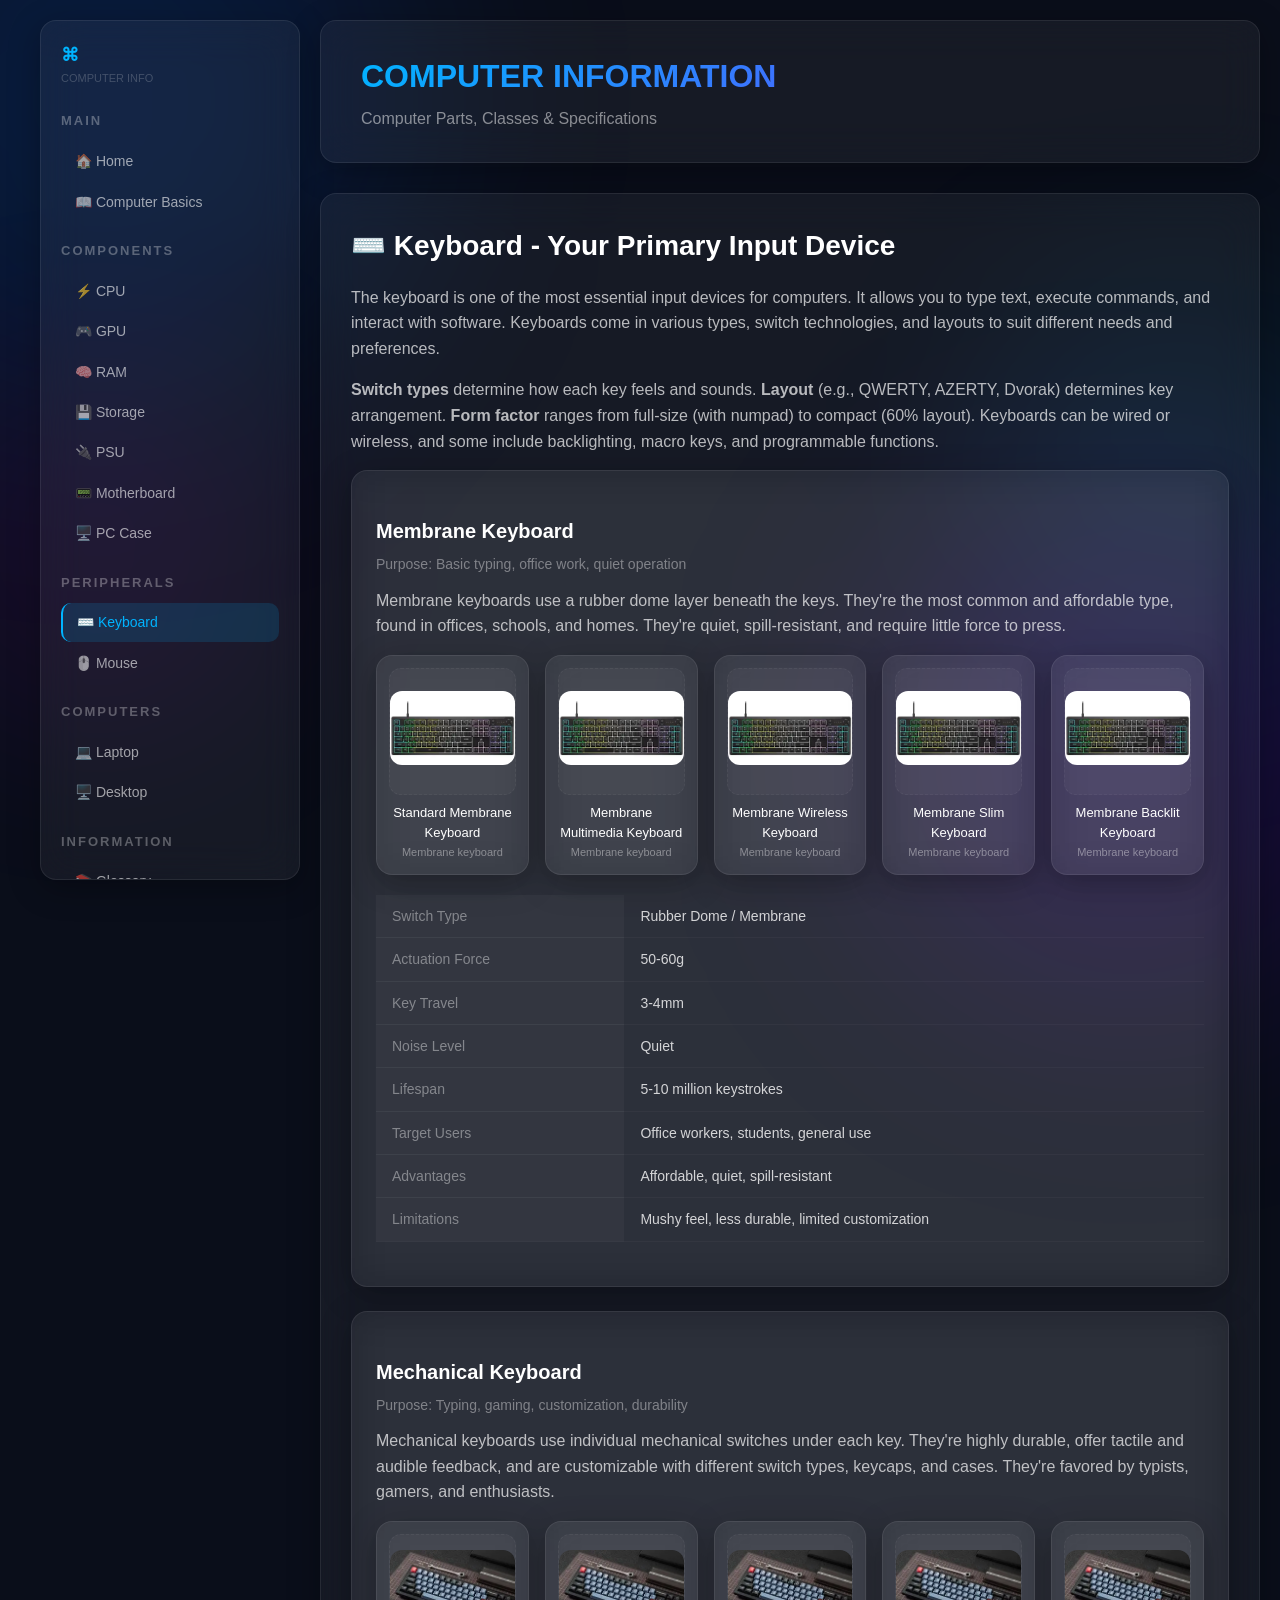
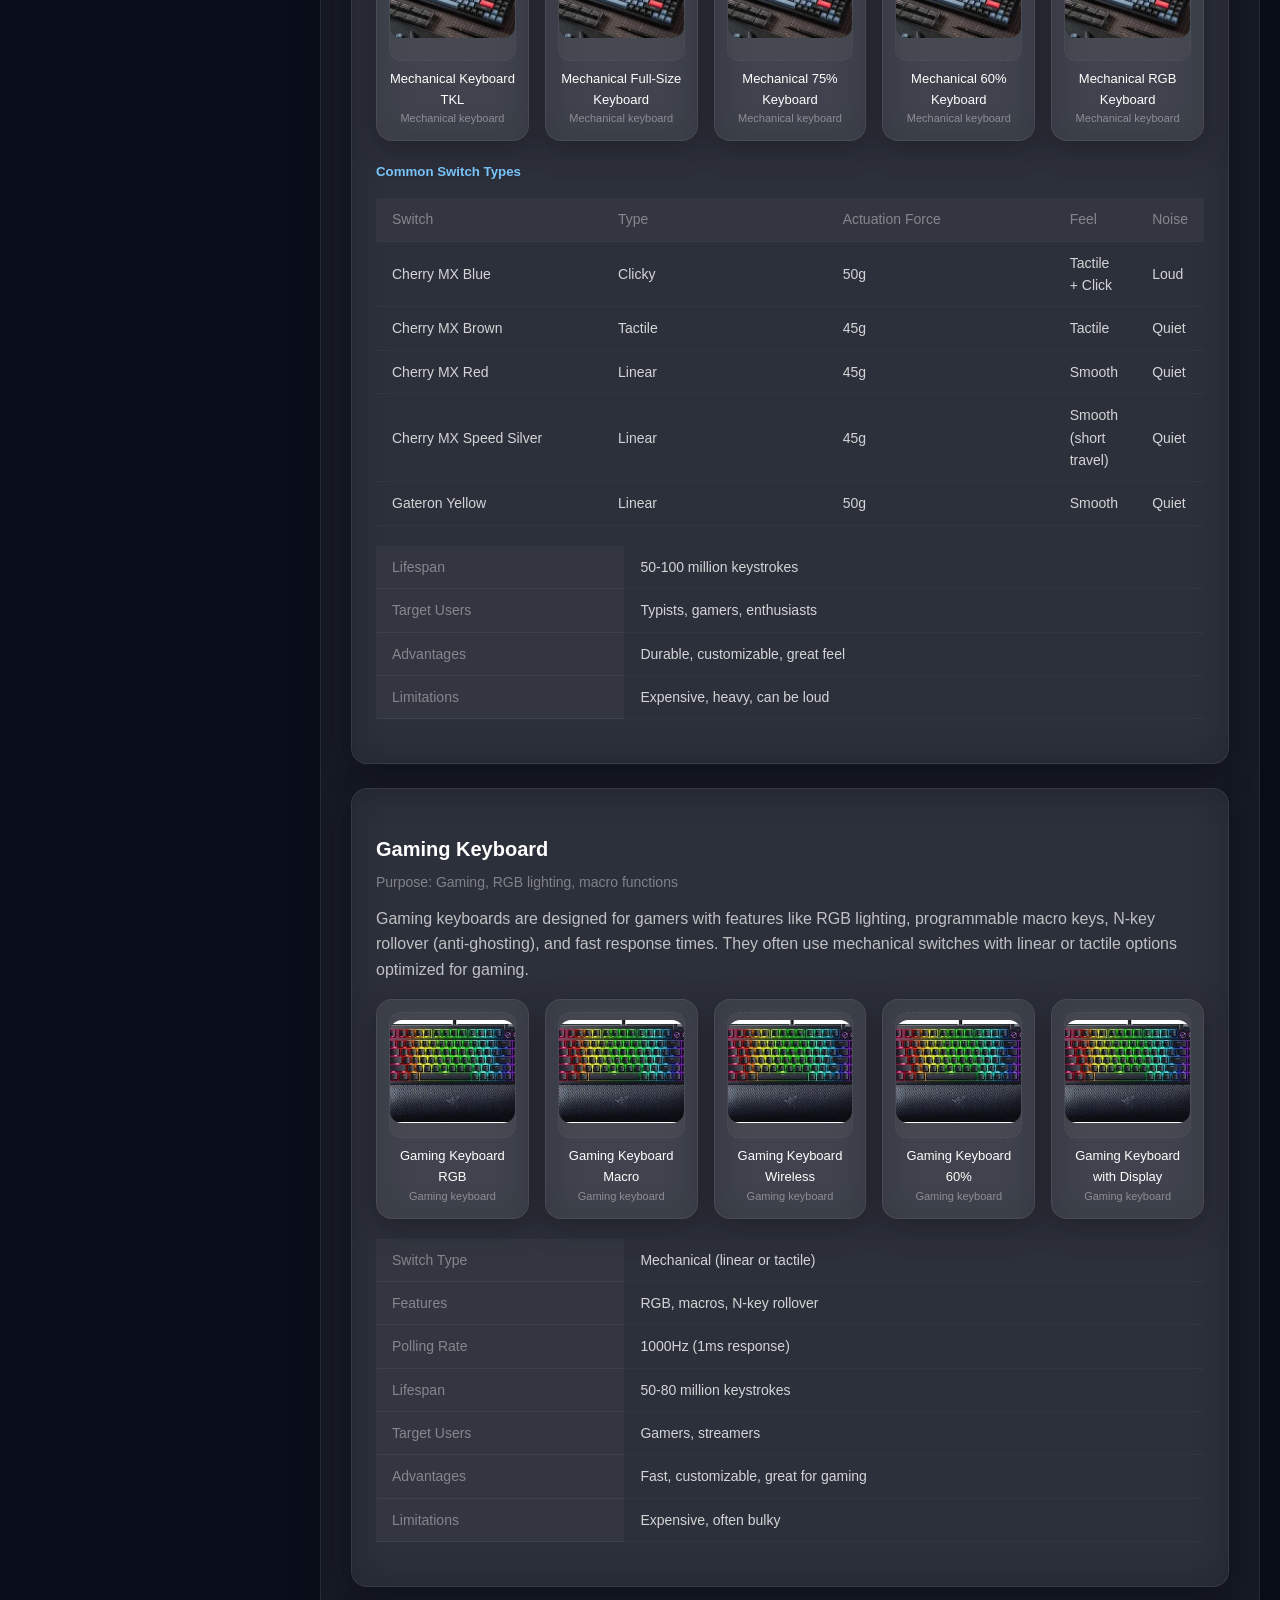
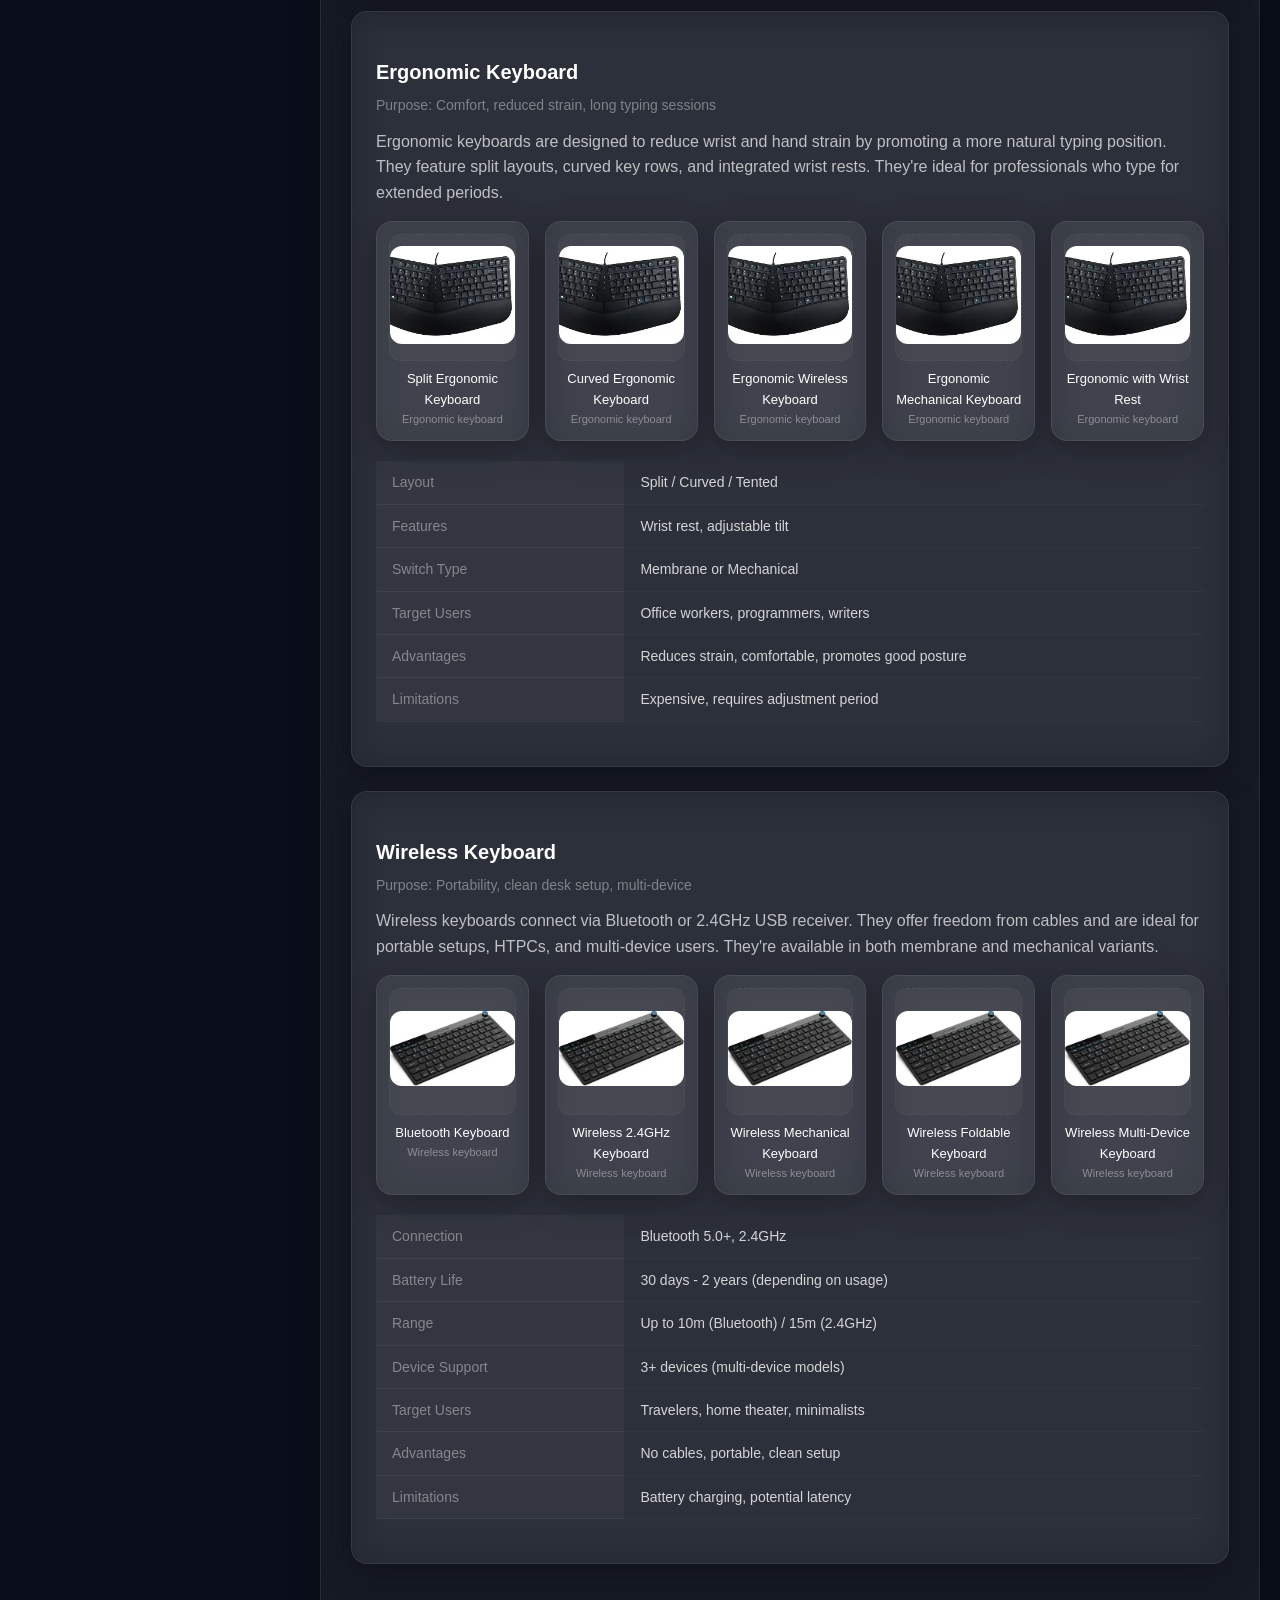
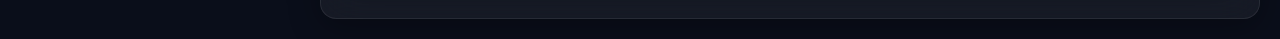
<file: keyboard.html>
<!DOCTYPE html>
<html lang="en">
<head>
    <meta charset="UTF-8">
    <meta name="viewport" content="width=device-width, initial-scale=1.0">
    <title>Computer Information - Keyboard</title>
    <link rel="stylesheet" href="css/style.css">
</head>
<body>
    <div class="blob-1"></div>
    <div class="blob-2"></div>

    <div class="app-wrapper">
        <input type="checkbox" id="menu-toggle">
        <label for="menu-toggle" class="menu-label"><span>☰</span></label>
        <div class="overlay"></div>

        <nav class="sidebar glass">
            <div style="margin-bottom: 24px;">
                <h2 style="color: #00b4ff; font-size: 18px;">⌘</h2>
                <p style="color: rgba(255,255,255,0.2); font-size: 11px;">COMPUTER INFO</p>
            </div>
            <div class="sidebar-title">Main</div>
            <a href="index.html">🏠 Home</a>
            <a href="basics.html">📖 Computer Basics</a>
            <div class="sidebar-title">Components</div>
            <a href="cpu.html">⚡ CPU</a>
            <a href="gpu.html">🎮 GPU</a>
            <a href="ram.html">🧠 RAM</a>
            <a href="storage.html">💾 Storage</a>
            <a href="psu.html">🔌 PSU</a>
            <a href="motherboard.html">📟 Motherboard</a>
            <a href="case.html">🖥️ PC Case</a>
            <div class="sidebar-title">Peripherals</div>
            <a href="keyboard.html" class="active">⌨️ Keyboard</a>
            <a href="mouse.html">🖱️ Mouse</a>
            <div class="sidebar-title">Computers</div>
            <a href="laptop.html">💻 Laptop</a>
            <a href="desktop.html">🖥️ Desktop</a>
            <div class="sidebar-title">Information</div>
            <a href="glossary.html">📚 Glossary</a>
            <a href="about.html">ℹ️ About</a>
        </nav>

        <div class="main-content">
            <header class="header glass">
                <h1>COMPUTER INFORMATION</h1>
                <p>Computer Parts, Classes &amp; Specifications</p>
            </header>

            <div class="page-content glass">
                <h2>⌨️ Keyboard - Your Primary Input Device</h2>
                <p>The keyboard is one of the most essential input devices for computers. It allows you to type text, execute commands, and interact with software. Keyboards come in various types, switch technologies, and layouts to suit different needs and preferences.</p>
                <p><strong>Switch types</strong> determine how each key feels and sounds. <strong>Layout</strong> (e.g., QWERTY, AZERTY, Dvorak) determines key arrangement. <strong>Form factor</strong> ranges from full-size (with numpad) to compact (60% layout). Keyboards can be wired or wireless, and some include backlighting, macro keys, and programmable functions.</p>

                <!-- Membrane Keyboard -->
                <div class="class-section glass">
                    <h4>Membrane Keyboard</h4>
                    <p class="class-subtitle">Purpose: Basic typing, office work, quiet operation</p>
                    <p>Membrane keyboards use a rubber dome layer beneath the keys. They're the most common and affordable type, found in offices, schools, and homes. They're quiet, spill-resistant, and require little force to press.</p>

                    
                    <div class="image-grid">
                        <div class="image-card glass glass-hover">
                            <div class="img-placeholder"><span><img src="keyboard/membrane/OIP.webp"></span></div>
                            <div class="img-name">Standard Membrane Keyboard</div>
                            <div class="img-desc">Membrane keyboard</div>
                        </div>
                        <div class="image-card glass glass-hover">
                            <div class="img-placeholder"><span><img src="keyboard/membrane/OIP.webp"></span></div>
                            <div class="img-name">Membrane Multimedia Keyboard</div>
                            <div class="img-desc">Membrane keyboard</div>
                        </div>
                        <div class="image-card glass glass-hover">
                            <div class="img-placeholder"><span><img src="keyboard/membrane/OIP.webp"></span></div>
                            <div class="img-name">Membrane Wireless Keyboard</div>
                            <div class="img-desc">Membrane keyboard</div>
                        </div>
                        <div class="image-card glass glass-hover">
                            <div class="img-placeholder"><span><img src="keyboard/membrane/OIP.webp"></span></div>
                            <div class="img-name">Membrane Slim Keyboard</div>
                            <div class="img-desc">Membrane keyboard</div>
                        </div>
                        <div class="image-card glass glass-hover">
                            <div class="img-placeholder"><span><img src="keyboard/membrane/OIP.webp"></span></div>
                            <div class="img-name">Membrane Backlit Keyboard</div>
                            <div class="img-desc">Membrane keyboard</div>
                        </div>
                    </div>

                    <table class="specs-table">
                        <tr><th>Switch Type</th><td>Rubber Dome / Membrane</td></tr>
                        <tr><th>Actuation Force</th><td>50-60g</td></tr>
                        <tr><th>Key Travel</th><td>3-4mm</td></tr>
                        <tr><th>Noise Level</th><td>Quiet</td></tr>
                        <tr><th>Lifespan</th><td>5-10 million keystrokes</td></tr>
                        <tr><th>Target Users</th><td>Office workers, students, general use</td></tr>
                        <tr><th>Advantages</th><td>Affordable, quiet, spill-resistant</td></tr>
                        <tr><th>Limitations</th><td>Mushy feel, less durable, limited customization</td></tr>
                    </table>
                </div>

                <!-- Mechanical Keyboard -->
                <div class="class-section glass">
                    <h4>Mechanical Keyboard</h4>
                    <p class="class-subtitle">Purpose: Typing, gaming, customization, durability</p>
                    <p>Mechanical keyboards use individual mechanical switches under each key. They're highly durable, offer tactile and audible feedback, and are customizable with different switch types, keycaps, and cases. They're favored by typists, gamers, and enthusiasts.</p>

                    
                    <div class="image-grid">
                        <div class="image-card glass glass-hover">
                            <div class="img-placeholder"><span><img src="keyboard/mecha/OIP (1).webp"></span></div>
                            <div class="img-name">Mechanical Keyboard TKL</div>
                            <div class="img-desc">Mechanical keyboard</div>
                        </div>
                        <div class="image-card glass glass-hover">
                            <div class="img-placeholder"><span><img src="keyboard/mecha/OIP (1).webp"></span></div>
                            <div class="img-name">Mechanical Full-Size Keyboard</div>
                            <div class="img-desc">Mechanical keyboard</div>
                        </div>
                        <div class="image-card glass glass-hover">
                            <div class="img-placeholder"><span><img src="keyboard/mecha/OIP (1).webp"></span></div>
                            <div class="img-name">Mechanical 75% Keyboard</div>
                            <div class="img-desc">Mechanical keyboard</div>
                        </div>
                        <div class="image-card glass glass-hover">
                            <div class="img-placeholder"><span><img src="keyboard/mecha/OIP (1).webp"></span></div>
                            <div class="img-name">Mechanical 60% Keyboard</div>
                            <div class="img-desc">Mechanical keyboard</div>
                        </div>
                        <div class="image-card glass glass-hover">
                            <div class="img-placeholder"><span><img src="keyboard/mecha/OIP (1).webp"></span></div>
                            <div class="img-name">Mechanical RGB Keyboard</div>
                            <div class="img-desc">Mechanical keyboard</div>
                        </div>
                    </div>

                    <h5 style="color: #7bc8ff; margin: 12px 0 8px;">Common Switch Types</h5>
                    <table class="specs-table">
                        <tr><th>Switch</th><th>Type</th><th>Actuation Force</th><th>Feel</th><th>Noise</th></tr>
                        <tr><td>Cherry MX Blue</td><td>Clicky</td><td>50g</td><td>Tactile + Click</td><td>Loud</td></tr>
                        <tr><td>Cherry MX Brown</td><td>Tactile</td><td>45g</td><td>Tactile</td><td>Quiet</td></tr>
                        <tr><td>Cherry MX Red</td><td>Linear</td><td>45g</td><td>Smooth</td><td>Quiet</td></tr>
                        <tr><td>Cherry MX Speed Silver</td><td>Linear</td><td>45g</td><td>Smooth (short travel)</td><td>Quiet</td></tr>
                        <tr><td>Gateron Yellow</td><td>Linear</td><td>50g</td><td>Smooth</td><td>Quiet</td></tr>
                    </table>

                    <table class="specs-table">
                        <tr><th>Lifespan</th><td>50-100 million keystrokes</td></tr>
                        <tr><th>Target Users</th><td>Typists, gamers, enthusiasts</td></tr>
                        <tr><th>Advantages</th><td>Durable, customizable, great feel</td></tr>
                        <tr><th>Limitations</th><td>Expensive, heavy, can be loud</td></tr>
                    </table>
                </div>

                <!-- Gaming Keyboard -->
                <div class="class-section glass">
                    <h4>Gaming Keyboard</h4>
                    <p class="class-subtitle">Purpose: Gaming, RGB lighting, macro functions</p>
                    <p>Gaming keyboards are designed for gamers with features like RGB lighting, programmable macro keys, N-key rollover (anti-ghosting), and fast response times. They often use mechanical switches with linear or tactile options optimized for gaming.</p>

                    
                    <div class="image-grid">
                        <div class="image-card glass glass-hover">
                            <div class="img-placeholder"><span><img src="keyboard/gaming/OIP.webp"></span></div>
                            <div class="img-name">Gaming Keyboard RGB</div>
                            <div class="img-desc">Gaming keyboard</div>
                        </div>
                        <div class="image-card glass glass-hover">
                            <div class="img-placeholder"><span><img src="keyboard/gaming/OIP.webp"></span></div>
                            <div class="img-name">Gaming Keyboard Macro</div>
                            <div class="img-desc">Gaming keyboard</div>
                        </div>
                        <div class="image-card glass glass-hover">
                            <div class="img-placeholder"><span><img src="keyboard/gaming/OIP.webp"></span></div>
                            <div class="img-name">Gaming Keyboard Wireless</div>
                            <div class="img-desc">Gaming keyboard</div>
                        </div>
                        <div class="image-card glass glass-hover">
                            <div class="img-placeholder"><span><img src="keyboard/gaming/OIP.webp"></span></div>
                            <div class="img-name">Gaming Keyboard 60%</div>
                            <div class="img-desc">Gaming keyboard</div>
                        </div>
                        <div class="image-card glass glass-hover">
                            <div class="img-placeholder"><span><img src="keyboard/gaming/OIP.webp"></span></div>
                            <div class="img-name">Gaming Keyboard with Display</div>
                            <div class="img-desc">Gaming keyboard</div>
                        </div>
                    </div>

                    <table class="specs-table">
                        <tr><th>Switch Type</th><td>Mechanical (linear or tactile)</td></tr>
                        <tr><th>Features</th><td>RGB, macros, N-key rollover</td></tr>
                        <tr><th>Polling Rate</th><td>1000Hz (1ms response)</td></tr>
                        <tr><th>Lifespan</th><td>50-80 million keystrokes</td></tr>
                        <tr><th>Target Users</th><td>Gamers, streamers</td></tr>
                        <tr><th>Advantages</th><td>Fast, customizable, great for gaming</td></tr>
                        <tr><th>Limitations</th><td>Expensive, often bulky</td></tr>
                    </table>
                </div>

                <!-- Ergonomic Keyboard -->
                <div class="class-section glass">
                    <h4>Ergonomic Keyboard</h4>
                    <p class="class-subtitle">Purpose: Comfort, reduced strain, long typing sessions</p>
                    <p>Ergonomic keyboards are designed to reduce wrist and hand strain by promoting a more natural typing position. They feature split layouts, curved key rows, and integrated wrist rests. They're ideal for professionals who type for extended periods.</p>

                    
                    <div class="image-grid">
                        <div class="image-card glass glass-hover">
                            <div class="img-placeholder"><span><img src="keyboard/ergonomic/download.webp"></span></div>
                            <div class="img-name">Split Ergonomic Keyboard</div>
                            <div class="img-desc">Ergonomic keyboard</div>
                        </div>
                        <div class="image-card glass glass-hover">
                            <div class="img-placeholder"><span><img src="keyboard/ergonomic/download.webp"></span></div>
                            <div class="img-name">Curved Ergonomic Keyboard</div>
                            <div class="img-desc">Ergonomic keyboard</div>
                        </div>
                        <div class="image-card glass glass-hover">
                            <div class="img-placeholder"><span><img src="keyboard/ergonomic/download.webp"></span></div>
                            <div class="img-name">Ergonomic Wireless Keyboard</div>
                            <div class="img-desc">Ergonomic keyboard</div>
                        </div>
                        <div class="image-card glass glass-hover">
                            <div class="img-placeholder"><span><img src="keyboard/ergonomic/download.webp"></span></div>
                            <div class="img-name">Ergonomic Mechanical Keyboard</div>
                            <div class="img-desc">Ergonomic keyboard</div>
                        </div>
                        <div class="image-card glass glass-hover">
                            <div class="img-placeholder"><span><img src="keyboard/ergonomic/download.webp"></span></div>
                            <div class="img-name">Ergonomic with Wrist Rest</div>
                            <div class="img-desc">Ergonomic keyboard</div>
                        </div>
                    </div>

                    <table class="specs-table">
                        <tr><th>Layout</th><td>Split / Curved / Tented</td></tr>
                        <tr><th>Features</th><td>Wrist rest, adjustable tilt</td></tr>
                        <tr><th>Switch Type</th><td>Membrane or Mechanical</td></tr>
                        <tr><th>Target Users</th><td>Office workers, programmers, writers</td></tr>
                        <tr><th>Advantages</th><td>Reduces strain, comfortable, promotes good posture</td></tr>
                        <tr><th>Limitations</th><td>Expensive, requires adjustment period</td></tr>
                    </table>
                </div>

                <!-- Wireless Keyboard -->
                <div class="class-section glass">
                    <h4>Wireless Keyboard</h4>
                    <p class="class-subtitle">Purpose: Portability, clean desk setup, multi-device</p>
                    <p>Wireless keyboards connect via Bluetooth or 2.4GHz USB receiver. They offer freedom from cables and are ideal for portable setups, HTPCs, and multi-device users. They're available in both membrane and mechanical variants.</p>

                    
                    <div class="image-grid">
                        <div class="image-card glass glass-hover">
                            <div class="img-placeholder"><span><img src="keyboard/wireless/OIP (1).webp"></span></div>
                            <div class="img-name">Bluetooth Keyboard</div>
                            <div class="img-desc">Wireless keyboard</div>
                        </div>
                        <div class="image-card glass glass-hover">
                            <div class="img-placeholder"><span><img src="keyboard/wireless/OIP (1).webp"></span></div>
                            <div class="img-name">Wireless 2.4GHz Keyboard</div>
                            <div class="img-desc">Wireless keyboard</div>
                        </div>
                        <div class="image-card glass glass-hover">
                            <div class="img-placeholder"><span><img src="keyboard/wireless/OIP (1).webp"></span></div>
                            <div class="img-name">Wireless Mechanical Keyboard</div>
                            <div class="img-desc">Wireless keyboard</div>
                        </div>
                        <div class="image-card glass glass-hover">
                            <div class="img-placeholder"><span><img src="keyboard/wireless/OIP (1).webp"></span></div>
                            <div class="img-name">Wireless Foldable Keyboard</div>
                            <div class="img-desc">Wireless keyboard</div>
                        </div>
                        <div class="image-card glass glass-hover">
                            <div class="img-placeholder"><span><img src="keyboard/wireless/OIP (1).webp"></span></div>
                            <div class="img-name">Wireless Multi-Device Keyboard</div>
                            <div class="img-desc">Wireless keyboard</div>
                        </div>
                    </div>

                    <table class="specs-table">
                        <tr><th>Connection</th><td>Bluetooth 5.0+, 2.4GHz</td></tr>
                        <tr><th>Battery Life</th><td>30 days - 2 years (depending on usage)</td></tr>
                        <tr><th>Range</th><td>Up to 10m (Bluetooth) / 15m (2.4GHz)</td></tr>
                        <tr><th>Device Support</th><td>3+ devices (multi-device models)</td></tr>
                        <tr><th>Target Users</th><td>Travelers, home theater, minimalists</td></tr>
                        <tr><th>Advantages</th><td>No cables, portable, clean setup</td></tr>
                        <tr><th>Limitations</th><td>Battery charging, potential latency</td></tr>
                    </table>
                </div>
            </div>
        </div>
    </div>
</body>
</html>
</file>
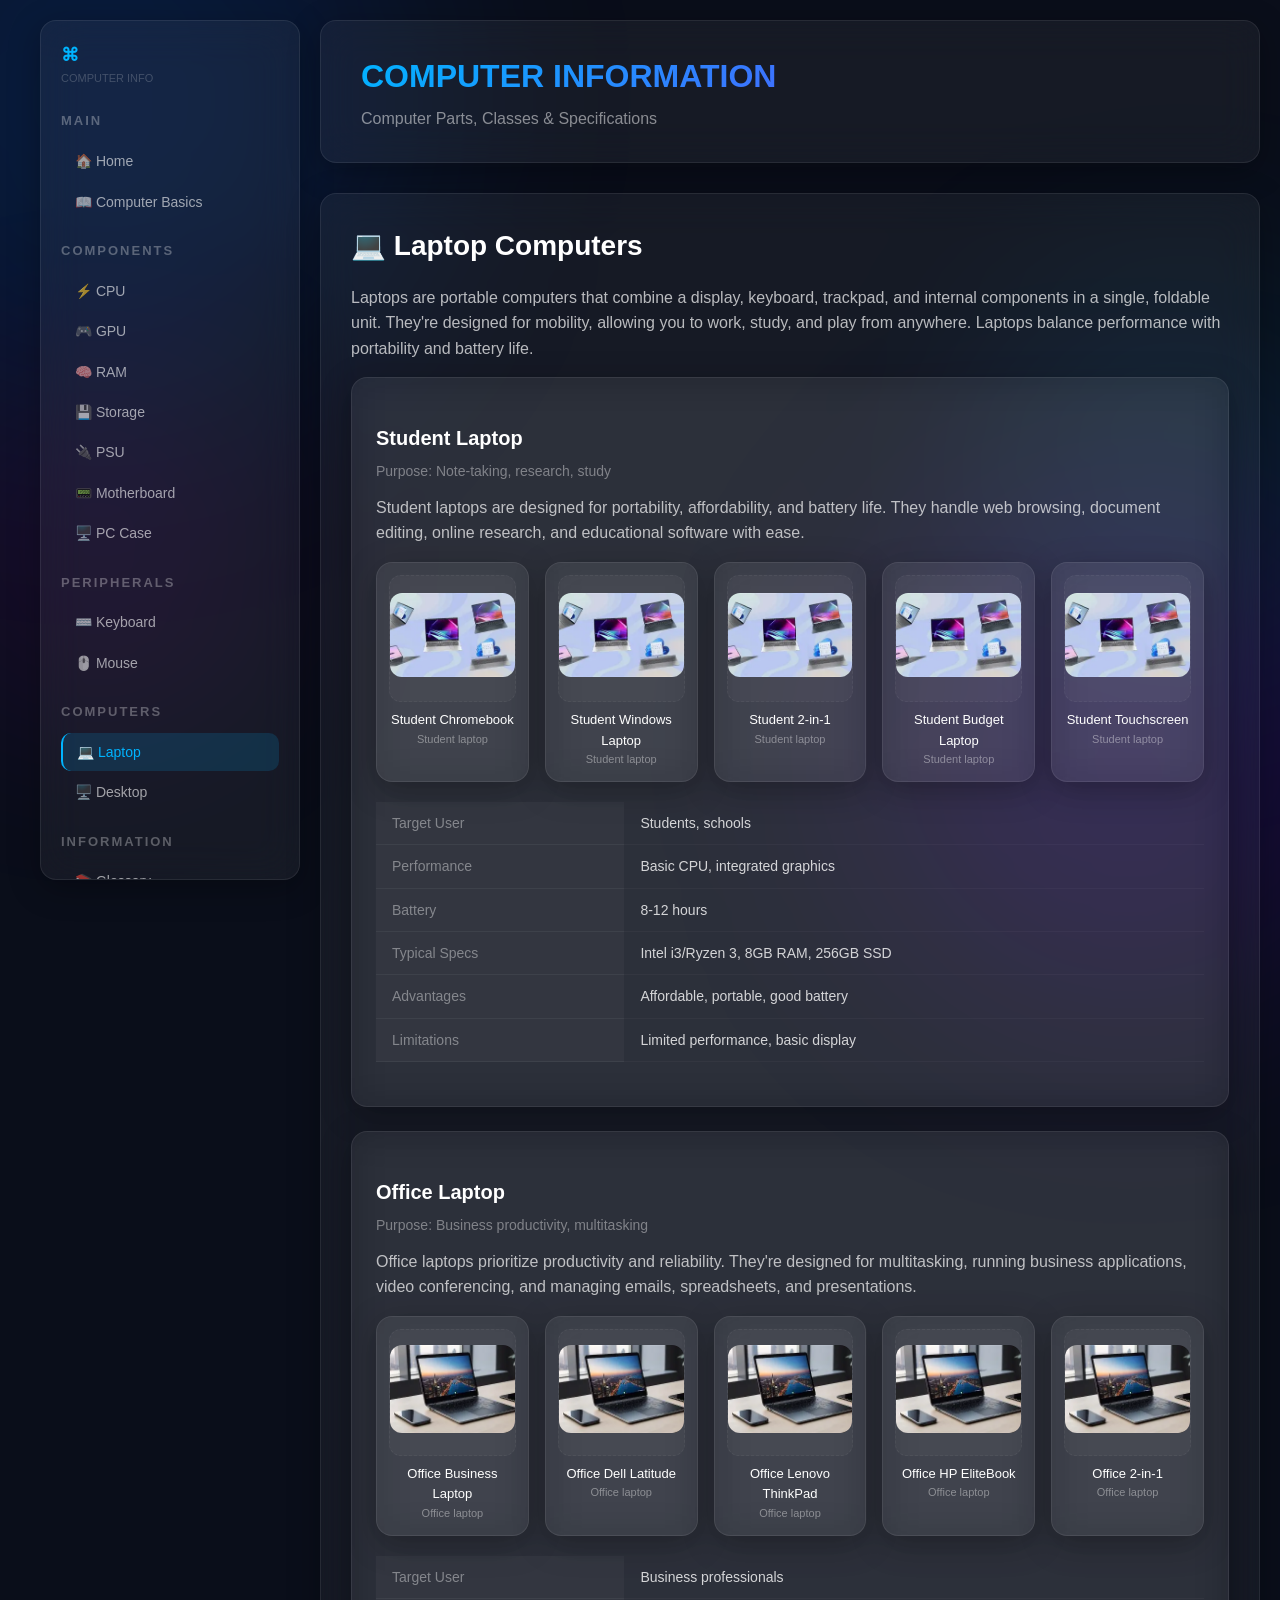
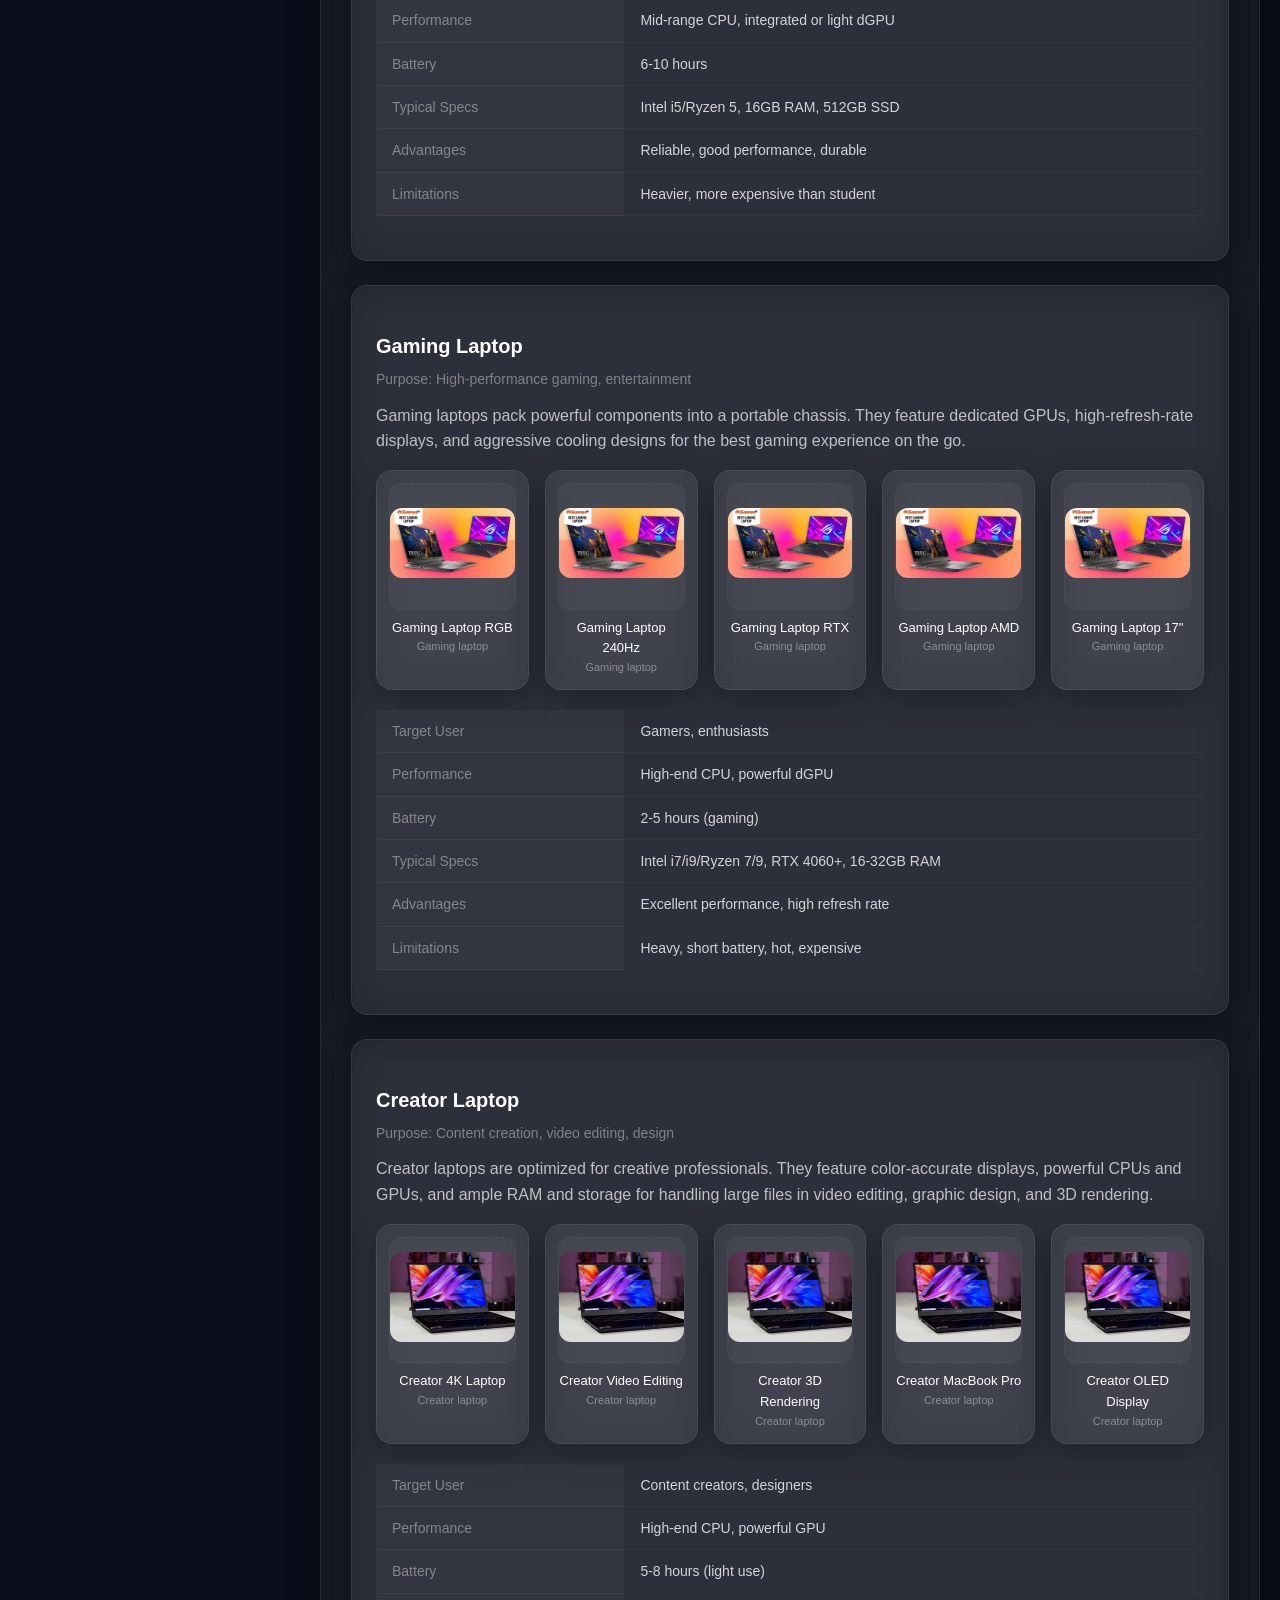
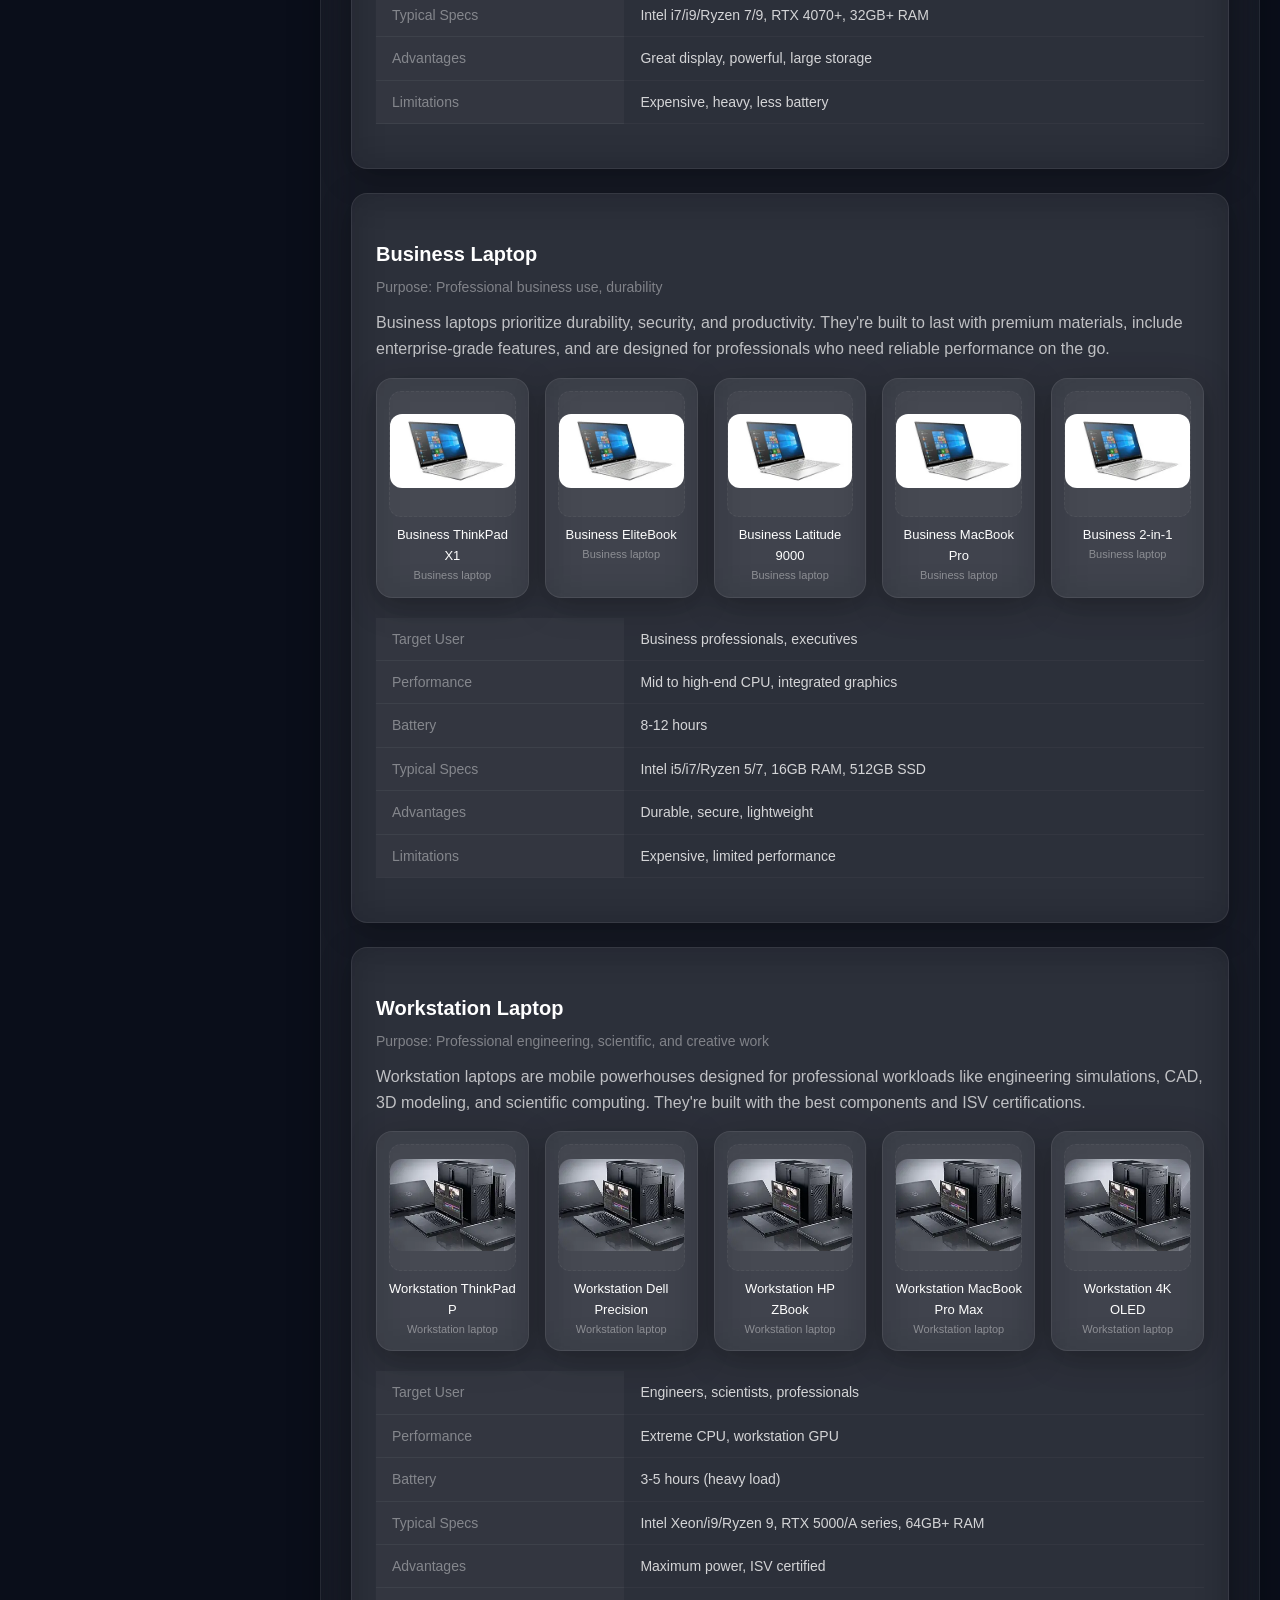
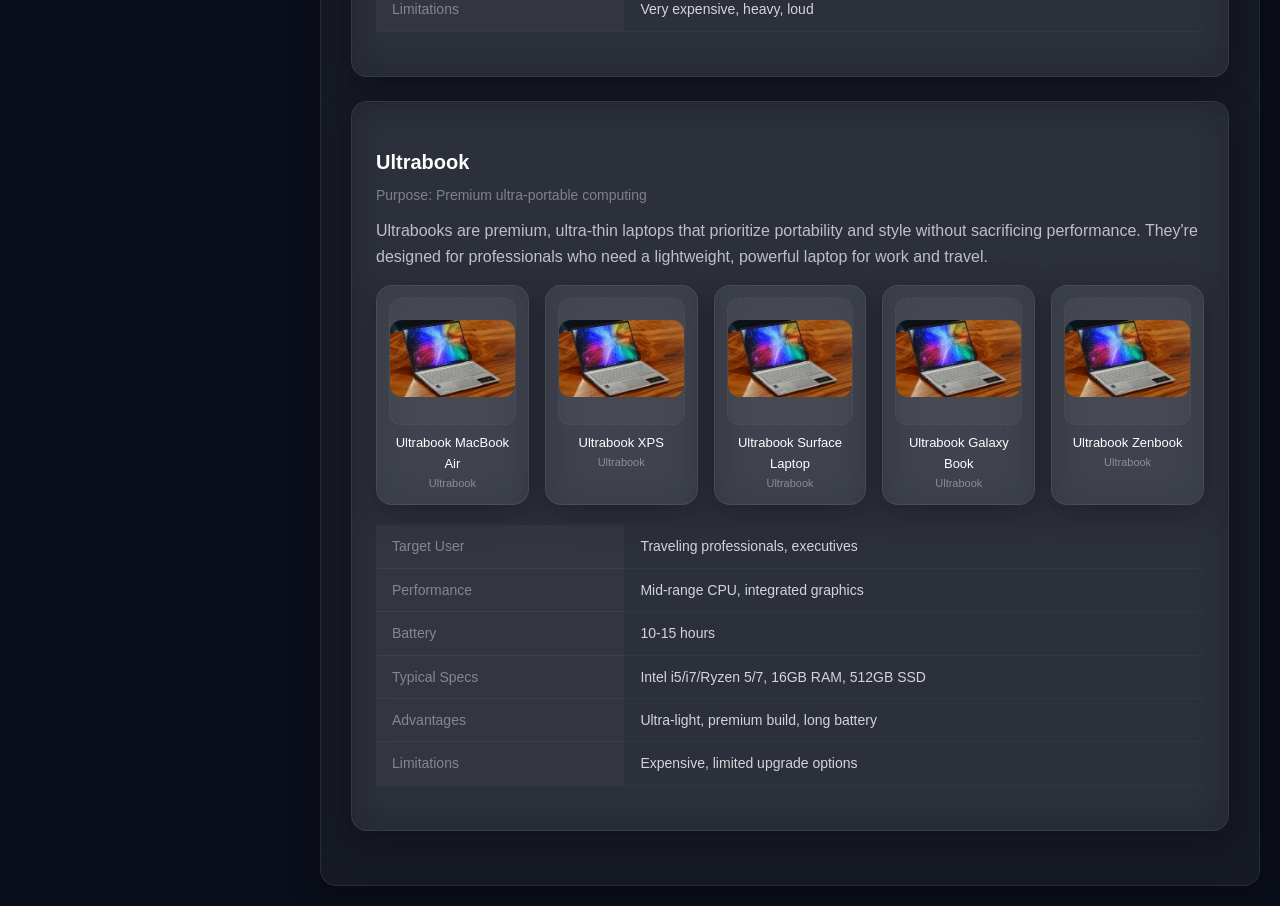
<file: laptop.html>
<!DOCTYPE html>
<html lang="en">
<head>
    <meta charset="UTF-8">
    <meta name="viewport" content="width=device-width, initial-scale=1.0">
    <title>Computer Information - Laptop</title>
    <link rel="stylesheet" href="css/style.css">
</head>
<body>
    <div class="blob-1"></div>
    <div class="blob-2"></div>

    <div class="app-wrapper">
        <input type="checkbox" id="menu-toggle">
        <label for="menu-toggle" class="menu-label"><span>☰</span></label>
        <div class="overlay"></div>

        <nav class="sidebar glass">
            <div style="margin-bottom: 24px;">
                <h2 style="color: #00b4ff; font-size: 18px;">⌘</h2>
                <p style="color: rgba(255,255,255,0.2); font-size: 11px;">COMPUTER INFO</p>
            </div>
            <div class="sidebar-title">Main</div>
            <a href="index.html">🏠 Home</a>
            <a href="basics.html">📖 Computer Basics</a>
            <div class="sidebar-title">Components</div>
            <a href="cpu.html">⚡ CPU</a>
            <a href="gpu.html">🎮 GPU</a>
            <a href="ram.html">🧠 RAM</a>
            <a href="storage.html">💾 Storage</a>
            <a href="psu.html">🔌 PSU</a>
            <a href="motherboard.html">📟 Motherboard</a>
            <a href="case.html">🖥️ PC Case</a>
            <div class="sidebar-title">Peripherals</div>
            <a href="keyboard.html">⌨️ Keyboard</a>
            <a href="mouse.html">🖱️ Mouse</a>
            <div class="sidebar-title">Computers</div>
            <a href="laptop.html" class="active">💻 Laptop</a>
            <a href="desktop.html">🖥️ Desktop</a>
            <div class="sidebar-title">Information</div>
            <a href="glossary.html">📚 Glossary</a>
            <a href="about.html">ℹ️ About</a>
        </nav>

        <div class="main-content">
            <header class="header glass">
                <h1>COMPUTER INFORMATION</h1>
                <p>Computer Parts, Classes &amp; Specifications</p>
            </header>

            <div class="page-content glass">
                <h2>💻 Laptop Computers</h2>
                <p>Laptops are portable computers that combine a display, keyboard, trackpad, and internal components in a single, foldable unit. They're designed for mobility, allowing you to work, study, and play from anywhere. Laptops balance performance with portability and battery life.</p>

                <!-- Student Laptop -->
                <div class="class-section glass">
                    <h4>Student Laptop</h4>
                    <p class="class-subtitle">Purpose: Note-taking, research, study</p>
                    <p>Student laptops are designed for portability, affordability, and battery life. They handle web browsing, document editing, online research, and educational software with ease.</p>

                    
                    <div class="image-grid">
                        <div class="image-card glass glass-hover">
                            <div class="img-placeholder"><span><img src="laptop/studentlaptop/download.webp"></span></div>
                            <div class="img-name">Student Chromebook</div>
                            <div class="img-desc">Student laptop</div>
                        </div>
                        <div class="image-card glass glass-hover">
                            <div class="img-placeholder"><span><img src="laptop/studentlaptop/download.webp"></span></div>
                            <div class="img-name">Student Windows Laptop</div>
                            <div class="img-desc">Student laptop</div>
                        </div>
                        <div class="image-card glass glass-hover">
                            <div class="img-placeholder"><span><img src="laptop/studentlaptop/download.webp"></span></div>
                            <div class="img-name">Student 2-in-1</div>
                            <div class="img-desc">Student laptop</div>
                        </div>
                        <div class="image-card glass glass-hover">
                            <div class="img-placeholder"><span><img src="laptop/studentlaptop/download.webp"></span></div>
                            <div class="img-name">Student Budget Laptop</div>
                            <div class="img-desc">Student laptop</div>
                        </div>
                        <div class="image-card glass glass-hover">
                            <div class="img-placeholder"><span><img src="laptop/studentlaptop/download.webp"></span></div>
                            <div class="img-name">Student Touchscreen</div>
                            <div class="img-desc">Student laptop</div>
                        </div>
                    </div>

                    <table class="specs-table">
                        <tr><th>Target User</th><td>Students, schools</td></tr>
                        <tr><th>Performance</th><td>Basic CPU, integrated graphics</td></tr>
                        <tr><th>Battery</th><td>8-12 hours</td></tr>
                        <tr><th>Typical Specs</th><td>Intel i3/Ryzen 3, 8GB RAM, 256GB SSD</td></tr>
                        <tr><th>Advantages</th><td>Affordable, portable, good battery</td></tr>
                        <tr><th>Limitations</th><td>Limited performance, basic display</td></tr>
                    </table>
                </div>

                <!-- Office Laptop -->
                <div class="class-section glass">
                    <h4>Office Laptop</h4>
                    <p class="class-subtitle">Purpose: Business productivity, multitasking</p>
                    <p>Office laptops prioritize productivity and reliability. They're designed for multitasking, running business applications, video conferencing, and managing emails, spreadsheets, and presentations.</p>

                  
                    <div class="image-grid">
                        <div class="image-card glass glass-hover">
                            <div class="img-placeholder"><span><img src="laptop/office/download (1).webp"></span></div>
                            <div class="img-name">Office Business Laptop</div>
                            <div class="img-desc">Office laptop</div>
                        </div>
                        <div class="image-card glass glass-hover">
                            <div class="img-placeholder"><span><img src="laptop/office/download (1).webp"></span></div>
                            <div class="img-name">Office Dell Latitude</div>
                            <div class="img-desc">Office laptop</div>
                        </div>
                        <div class="image-card glass glass-hover">
                            <div class="img-placeholder"><span><img src="laptop/office/download (1).webp"></span></div>
                            <div class="img-name">Office Lenovo ThinkPad</div>
                            <div class="img-desc">Office laptop</div>
                        </div>
                        <div class="image-card glass glass-hover">
                            <div class="img-placeholder"><span><img src="laptop/office/download (1).webp"></span></div>
                            <div class="img-name">Office HP EliteBook</div>
                            <div class="img-desc">Office laptop</div>
                        </div>
                        <div class="image-card glass glass-hover">
                            <div class="img-placeholder"><span><img src="laptop/office/download (1).webp"></span></div>
                            <div class="img-name">Office 2-in-1</div>
                            <div class="img-desc">Office laptop</div>
                        </div>
                    </div>

                    <table class="specs-table">
                        <tr><th>Target User</th><td>Business professionals</td></tr>
                        <tr><th>Performance</th><td>Mid-range CPU, integrated or light dGPU</td></tr>
                        <tr><th>Battery</th><td>6-10 hours</td></tr>
                        <tr><th>Typical Specs</th><td>Intel i5/Ryzen 5, 16GB RAM, 512GB SSD</td></tr>
                        <tr><th>Advantages</th><td>Reliable, good performance, durable</td></tr>
                        <tr><th>Limitations</th><td>Heavier, more expensive than student</td></tr>
                    </table>
                </div>

                <!-- Gaming Laptop -->
                <div class="class-section glass">
                    <h4>Gaming Laptop</h4>
                    <p class="class-subtitle">Purpose: High-performance gaming, entertainment</p>
                    <p>Gaming laptops pack powerful components into a portable chassis. They feature dedicated GPUs, high-refresh-rate displays, and aggressive cooling designs for the best gaming experience on the go.</p>

                    
                    <div class="image-grid">
                        <div class="image-card glass glass-hover">
                            <div class="img-placeholder"><span><img src="laptop/gaming/download.webp"></span></div>
                            <div class="img-name">Gaming Laptop RGB</div>
                            <div class="img-desc">Gaming laptop</div>
                        </div>
                        <div class="image-card glass glass-hover">
                            <div class="img-placeholder"><span><img src="laptop/gaming/download.webp"></span></div>
                            <div class="img-name">Gaming Laptop 240Hz</div>
                            <div class="img-desc">Gaming laptop</div>
                        </div>
                        <div class="image-card glass glass-hover">
                            <div class="img-placeholder"><span><img src="laptop/gaming/download.webp"></span></div>
                            <div class="img-name">Gaming Laptop RTX</div>
                            <div class="img-desc">Gaming laptop</div>
                        </div>
                        <div class="image-card glass glass-hover">
                            <div class="img-placeholder"><span><img src="laptop/gaming/download.webp"></span></div>
                            <div class="img-name">Gaming Laptop AMD</div>
                            <div class="img-desc">Gaming laptop</div>
                        </div>
                        <div class="image-card glass glass-hover">
                            <div class="img-placeholder"><span><img src="laptop/gaming/download.webp"></span></div>
                            <div class="img-name">Gaming Laptop 17"</div>
                            <div class="img-desc">Gaming laptop</div>
                        </div>
                    </div>

                    <table class="specs-table">
                        <tr><th>Target User</th><td>Gamers, enthusiasts</td></tr>
                        <tr><th>Performance</th><td>High-end CPU, powerful dGPU</td></tr>
                        <tr><th>Battery</th><td>2-5 hours (gaming)</td></tr>
                        <tr><th>Typical Specs</th><td>Intel i7/i9/Ryzen 7/9, RTX 4060+, 16-32GB RAM</td></tr>
                        <tr><th>Advantages</th><td>Excellent performance, high refresh rate</td></tr>
                        <tr><th>Limitations</th><td>Heavy, short battery, hot, expensive</td></tr>
                    </table>
                </div>

                <!-- Creator Laptop -->
                <div class="class-section glass">
                    <h4>Creator Laptop</h4>
                    <p class="class-subtitle">Purpose: Content creation, video editing, design</p>
                    <p>Creator laptops are optimized for creative professionals. They feature color-accurate displays, powerful CPUs and GPUs, and ample RAM and storage for handling large files in video editing, graphic design, and 3D rendering.</p>

                   
                    <div class="image-grid">
                        <div class="image-card glass glass-hover">
                            <div class="img-placeholder"><span><img src="laptop/creator/OIP.webp"></span></div>
                            <div class="img-name">Creator 4K Laptop</div>
                            <div class="img-desc">Creator laptop</div>
                        </div>
                        <div class="image-card glass glass-hover">
                            <div class="img-placeholder"><span><img src="laptop/creator/OIP.webp"></span></div>
                            <div class="img-name">Creator Video Editing</div>
                            <div class="img-desc">Creator laptop</div>
                        </div>
                        <div class="image-card glass glass-hover">
                            <div class="img-placeholder"><span><img src="laptop/creator/OIP.webp"></span></div>
                            <div class="img-name">Creator 3D Rendering</div>
                            <div class="img-desc">Creator laptop</div>
                        </div>
                        <div class="image-card glass glass-hover">
                            <div class="img-placeholder"><span><img src="laptop/creator/OIP.webp"></span></div>
                            <div class="img-name">Creator MacBook Pro</div>
                            <div class="img-desc">Creator laptop</div>
                        </div>
                        <div class="image-card glass glass-hover">
                            <div class="img-placeholder"><span><img src="laptop/creator/OIP.webp"></span></div>
                            <div class="img-name">Creator OLED Display</div>
                            <div class="img-desc">Creator laptop</div>
                        </div>
                    </div>

                    <table class="specs-table">
                        <tr><th>Target User</th><td>Content creators, designers</td></tr>
                        <tr><th>Performance</th><td>High-end CPU, powerful GPU</td></tr>
                        <tr><th>Battery</th><td>5-8 hours (light use)</td></tr>
                        <tr><th>Typical Specs</th><td>Intel i7/i9/Ryzen 7/9, RTX 4070+, 32GB+ RAM</td></tr>
                        <tr><th>Advantages</th><td>Great display, powerful, large storage</td></tr>
                        <tr><th>Limitations</th><td>Expensive, heavy, less battery</td></tr>
                    </table>
                </div>

                <!-- Business Laptop -->
                <div class="class-section glass">
                    <h4>Business Laptop</h4>
                    <p class="class-subtitle">Purpose: Professional business use, durability</p>
                    <p>Business laptops prioritize durability, security, and productivity. They're built to last with premium materials, include enterprise-grade features, and are designed for professionals who need reliable performance on the go.</p>

                    <div class="image-grid">
                        <div class="image-card glass glass-hover">
                            <div class="img-placeholder"><span><img src="laptop/business/download.webp"></span></div>
                            <div class="img-name">Business ThinkPad X1</div>
                            <div class="img-desc">Business laptop</div>
                        </div>
                        <div class="image-card glass glass-hover">
                            <div class="img-placeholder"><span><img src="laptop/business/download.webp"></span></div>
                            <div class="img-name">Business EliteBook</div>
                            <div class="img-desc">Business laptop</div>
                        </div>
                        <div class="image-card glass glass-hover">
                            <div class="img-placeholder"><span><img src="laptop/business/download.webp"></span></div>
                            <div class="img-name">Business Latitude 9000</div>
                            <div class="img-desc">Business laptop</div>
                        </div>
                        <div class="image-card glass glass-hover">
                            <div class="img-placeholder"><span><img src="laptop/business/download.webp"></span></div>
                            <div class="img-name">Business MacBook Pro</div>
                            <div class="img-desc">Business laptop</div>
                        </div>
                        <div class="image-card glass glass-hover">
                            <div class="img-placeholder"><span><img src="laptop/business/download.webp"></span></div>
                            <div class="img-name">Business 2-in-1</div>
                            <div class="img-desc">Business laptop</div>
                        </div>
                    </div>

                    <table class="specs-table">
                        <tr><th>Target User</th><td>Business professionals, executives</td></tr>
                        <tr><th>Performance</th><td>Mid to high-end CPU, integrated graphics</td></tr>
                        <tr><th>Battery</th><td>8-12 hours</td></tr>
                        <tr><th>Typical Specs</th><td>Intel i5/i7/Ryzen 5/7, 16GB RAM, 512GB SSD</td></tr>
                        <tr><th>Advantages</th><td>Durable, secure, lightweight</td></tr>
                        <tr><th>Limitations</th><td>Expensive, limited performance</td></tr>
                    </table>
                </div>

                <!-- Workstation Laptop -->
                <div class="class-section glass">
                    <h4>Workstation Laptop</h4>
                    <p class="class-subtitle">Purpose: Professional engineering, scientific, and creative work</p>
                    <p>Workstation laptops are mobile powerhouses designed for professional workloads like engineering simulations, CAD, 3D modeling, and scientific computing. They're built with the best components and ISV certifications.</p>

                   
                    <div class="image-grid">
                        <div class="image-card glass glass-hover">
                            <div class="img-placeholder"><span><img src="laptop/wstation/ww.webp"></span></div>
                            <div class="img-name">Workstation ThinkPad P</div>
                            <div class="img-desc">Workstation laptop</div>
                        </div>
                        <div class="image-card glass glass-hover">
                            <div class="img-placeholder"><span><img src="laptop/wstation/ww.webp"></span></div>
                            <div class="img-name">Workstation Dell Precision</div>
                            <div class="img-desc">Workstation laptop</div>
                        </div>
                        <div class="image-card glass glass-hover">
                            <div class="img-placeholder"><span><img src="laptop/wstation/ww.webp"></span></div>
                            <div class="img-name">Workstation HP ZBook</div>
                            <div class="img-desc">Workstation laptop</div>
                        </div>
                        <div class="image-card glass glass-hover">
                            <div class="img-placeholder"><span><img src="laptop/wstation/ww.webp"></span></div>
                            <div class="img-name">Workstation MacBook Pro Max</div>
                            <div class="img-desc">Workstation laptop</div>
                        </div>
                        <div class="image-card glass glass-hover">
                            <div class="img-placeholder"><span><img src="laptop/wstation/ww.webp"></span></div>
                            <div class="img-name">Workstation 4K OLED</div>
                            <div class="img-desc">Workstation laptop</div>
                        </div>
                    </div>

                    <table class="specs-table">
                        <tr><th>Target User</th><td>Engineers, scientists, professionals</td></tr>
                        <tr><th>Performance</th><td>Extreme CPU, workstation GPU</td></tr>
                        <tr><th>Battery</th><td>3-5 hours (heavy load)</td></tr>
                        <tr><th>Typical Specs</th><td>Intel Xeon/i9/Ryzen 9, RTX 5000/A series, 64GB+ RAM</td></tr>
                        <tr><th>Advantages</th><td>Maximum power, ISV certified</td></tr>
                        <tr><th>Limitations</th><td>Very expensive, heavy, loud</td></tr>
                    </table>
                </div>

                <!-- Ultrabook -->
                <div class="class-section glass">
                    <h4>Ultrabook</h4>
                    <p class="class-subtitle">Purpose: Premium ultra-portable computing</p>
                    <p>Ultrabooks are premium, ultra-thin laptops that prioritize portability and style without sacrificing performance. They're designed for professionals who need a lightweight, powerful laptop for work and travel.</p>

                   
                    <div class="image-grid">
                        <div class="image-card glass glass-hover">
                            <div class="img-placeholder"><span><img src="laptop/ultrabook/OIP.webp"></span></div>
                            <div class="img-name">Ultrabook MacBook Air</div>
                            <div class="img-desc">Ultrabook</div>
                        </div>
                        <div class="image-card glass glass-hover">
                            <div class="img-placeholder"><span><img src="laptop/ultrabook/OIP.webp"></span></div>
                            <div class="img-name">Ultrabook XPS</div>
                            <div class="img-desc">Ultrabook</div>
                        </div>
                        <div class="image-card glass glass-hover">
                            <div class="img-placeholder"><span><img src="laptop/ultrabook/OIP.webp"></span></div>
                            <div class="img-name">Ultrabook Surface Laptop</div>
                            <div class="img-desc">Ultrabook</div>
                        </div>
                        <div class="image-card glass glass-hover">
                            <div class="img-placeholder"><span><img src="laptop/ultrabook/OIP.webp"></span></div>
                            <div class="img-name">Ultrabook Galaxy Book</div>
                            <div class="img-desc">Ultrabook</div>
                        </div>
                        <div class="image-card glass glass-hover">
                            <div class="img-placeholder"><span><img src="laptop/ultrabook/OIP.webp"></span></div>
                            <div class="img-name">Ultrabook Zenbook</div>
                            <div class="img-desc">Ultrabook</div>
                        </div>
                    </div>

                    <table class="specs-table">
                        <tr><th>Target User</th><td>Traveling professionals, executives</td></tr>
                        <tr><th>Performance</th><td>Mid-range CPU, integrated graphics</td></tr>
                        <tr><th>Battery</th><td>10-15 hours</td></tr>
                        <tr><th>Typical Specs</th><td>Intel i5/i7/Ryzen 5/7, 16GB RAM, 512GB SSD</td></tr>
                        <tr><th>Advantages</th><td>Ultra-light, premium build, long battery</td></tr>
                        <tr><th>Limitations</th><td>Expensive, limited upgrade options</td></tr>
                    </table>
                </div>
            </div>
        </div>
    </div>
</body>
</html>
</file>
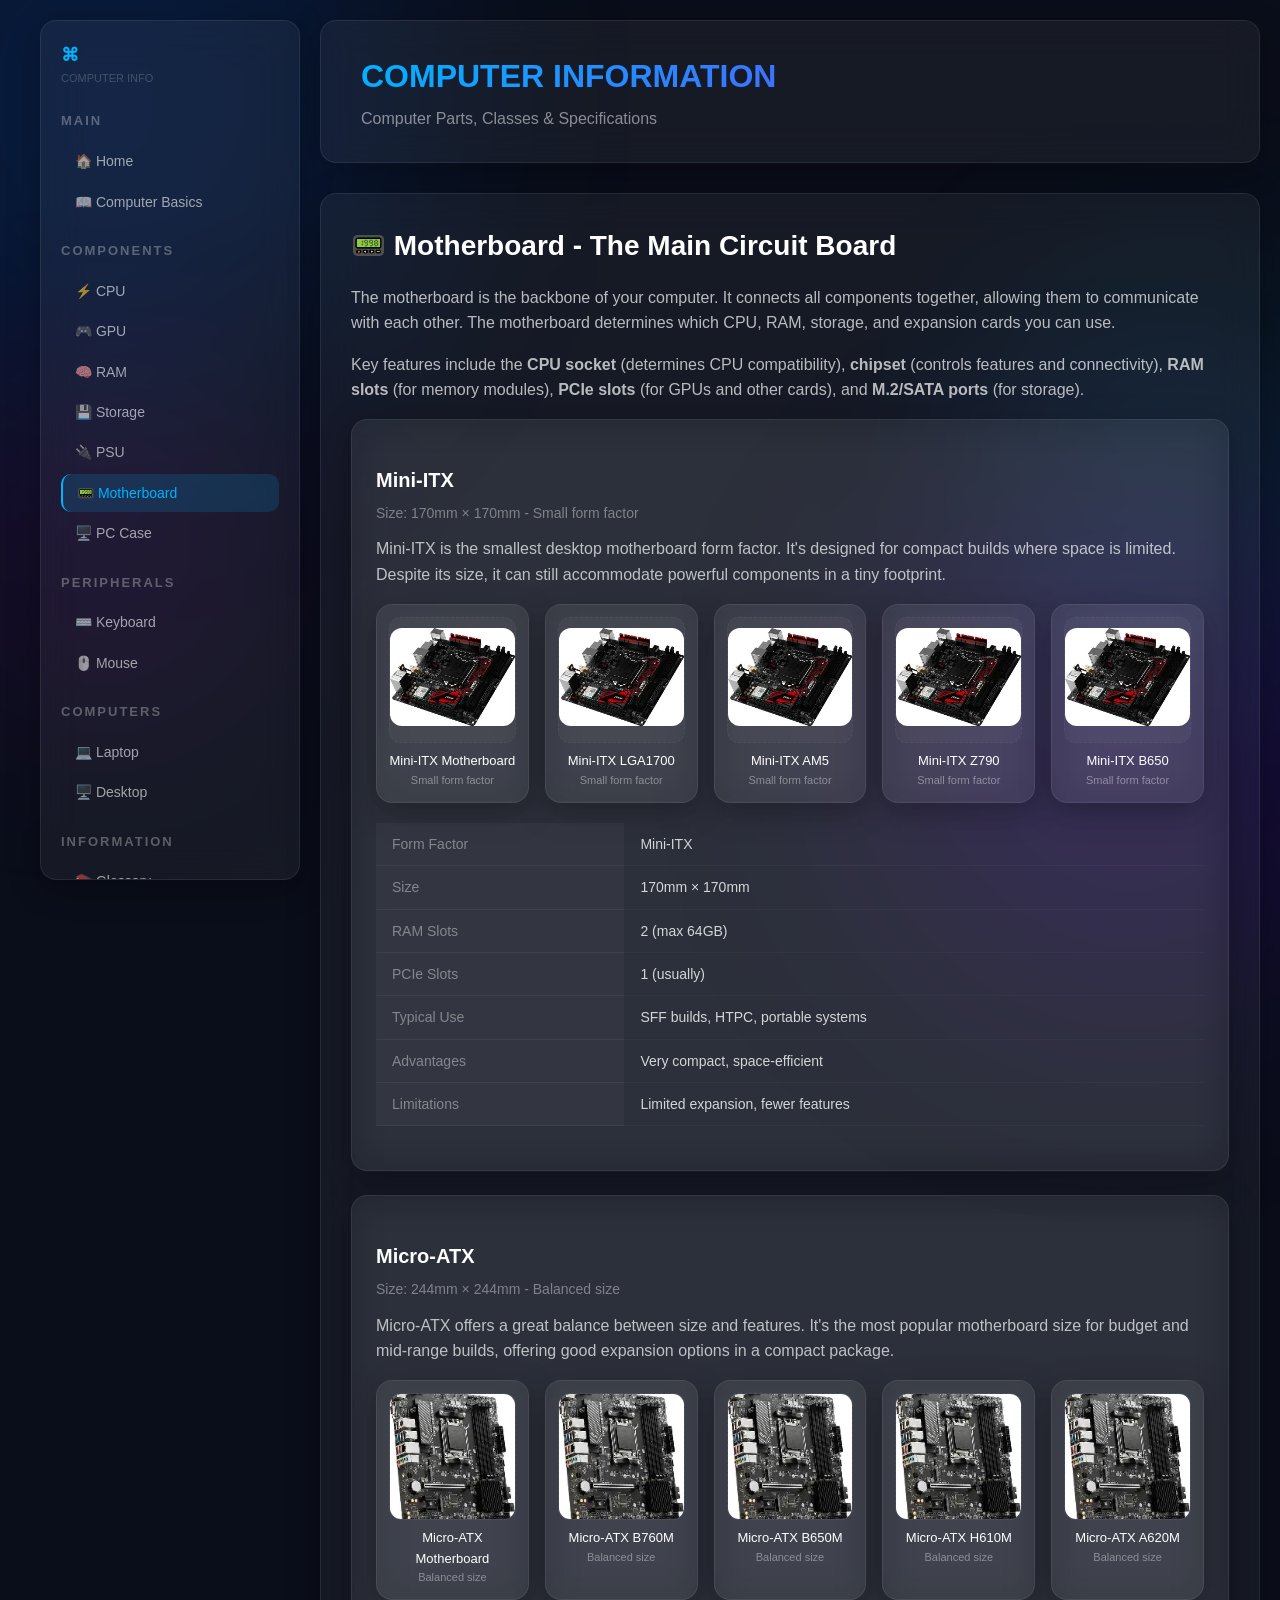
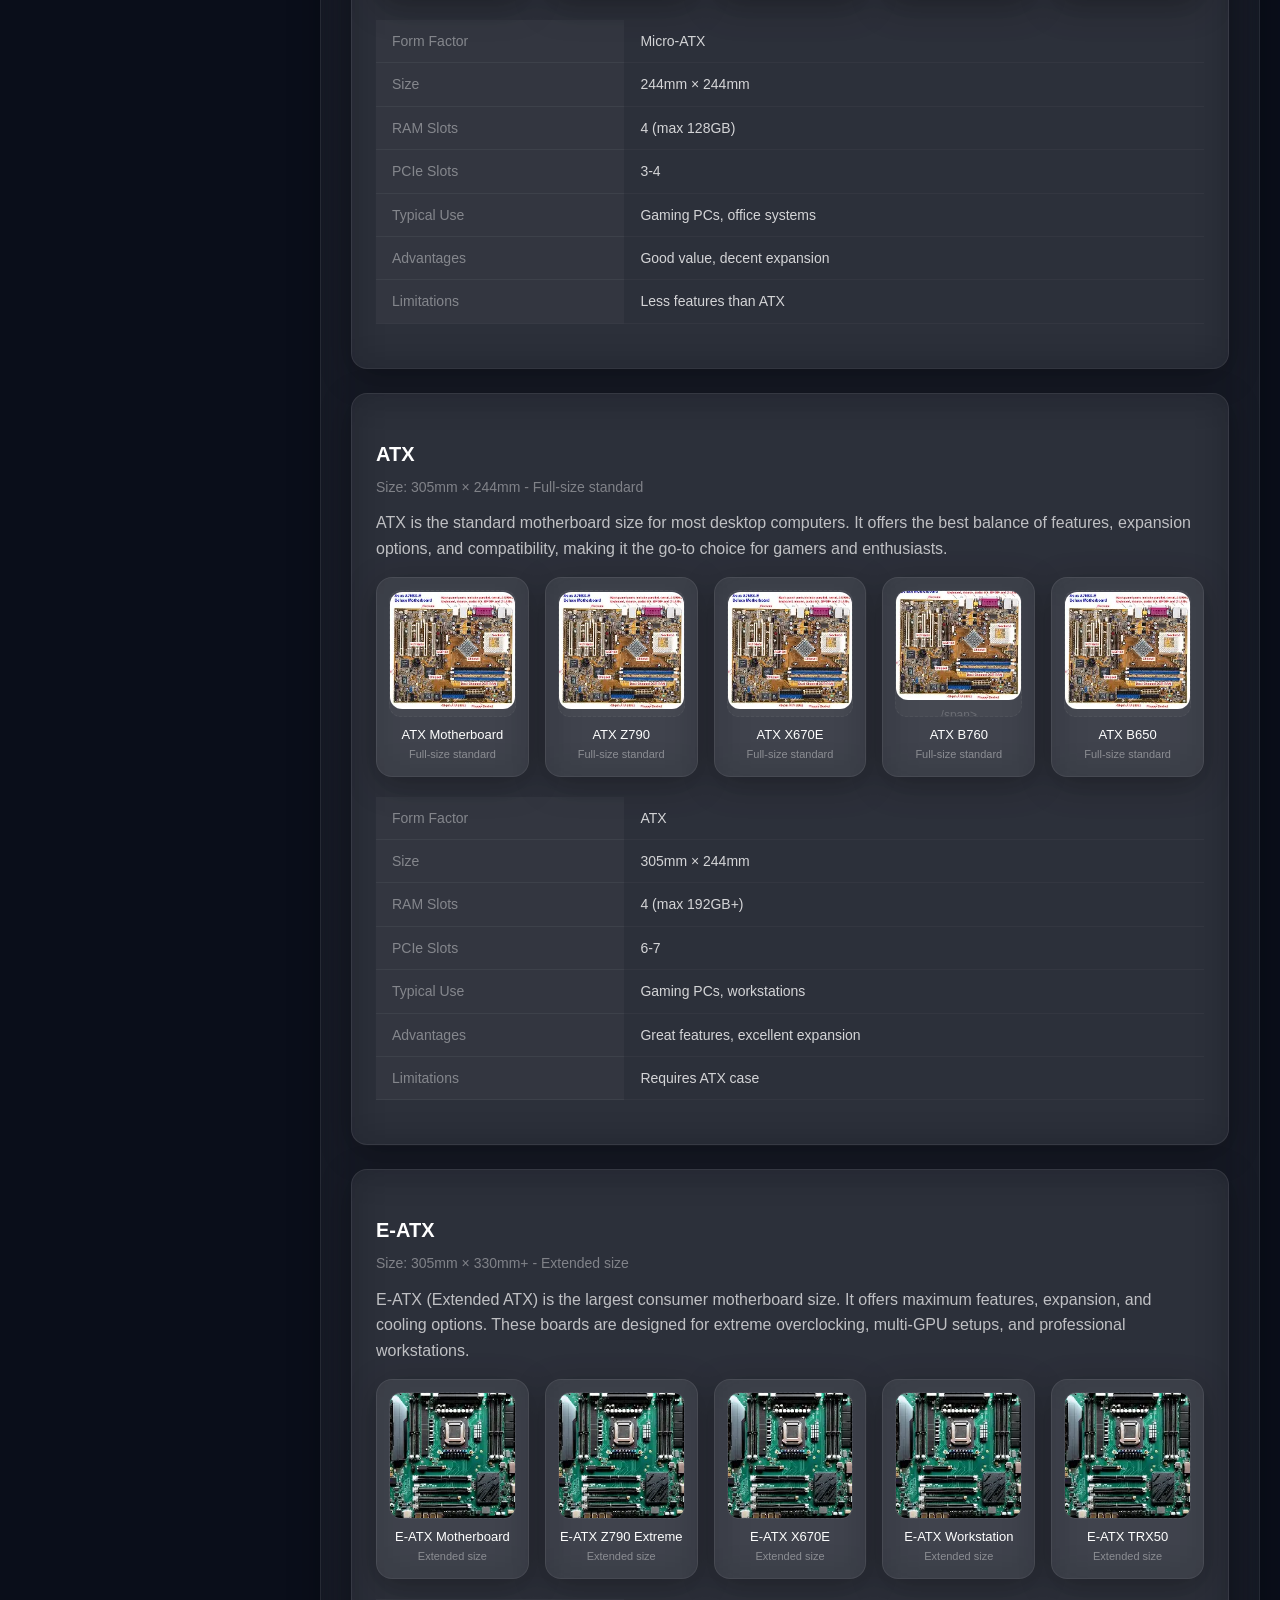
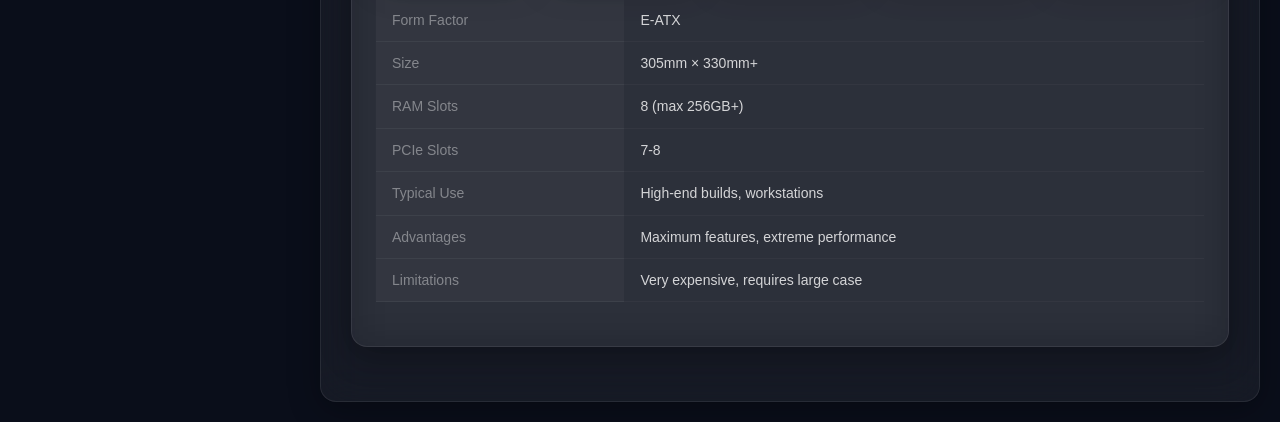
<file: motherboard.html>
<!DOCTYPE html>
<html lang="en">
<head>
    <meta charset="UTF-8">
    <meta name="viewport" content="width=device-width, initial-scale=1.0">
    <title>Computer Information - Motherboard</title>
    <link rel="stylesheet" href="css/style.css">
</head>
<body>
    <div class="blob-1"></div>
    <div class="blob-2"></div>

    <div class="app-wrapper">
        <input type="checkbox" id="menu-toggle">
        <label for="menu-toggle" class="menu-label"><span>☰</span></label>
        <div class="overlay"></div>

        <nav class="sidebar glass">
            <div style="margin-bottom: 24px;">
                <h2 style="color: #00b4ff; font-size: 18px;">⌘</h2>
                <p style="color: rgba(255,255,255,0.2); font-size: 11px;">COMPUTER INFO</p>
            </div>
            <div class="sidebar-title">Main</div>
            <a href="index.html">🏠 Home</a>
            <a href="basics.html">📖 Computer Basics</a>
            <div class="sidebar-title">Components</div>
            <a href="cpu.html">⚡ CPU</a>
            <a href="gpu.html">🎮 GPU</a>
            <a href="ram.html">🧠 RAM</a>
            <a href="storage.html">💾 Storage</a>
            <a href="psu.html">🔌 PSU</a>
            <a href="motherboard.html" class="active">📟 Motherboard</a>
            <a href="case.html">🖥️ PC Case</a>
            <div class="sidebar-title">Peripherals</div>
            <a href="keyboard.html">⌨️ Keyboard</a>
            <a href="mouse.html">🖱️ Mouse</a>
            <div class="sidebar-title">Computers</div>
            <a href="laptop.html">💻 Laptop</a>
            <a href="desktop.html">🖥️ Desktop</a>
            <div class="sidebar-title">Information</div>
            <a href="glossary.html">📚 Glossary</a>
            <a href="about.html">ℹ️ About</a>
        </nav>

        <div class="main-content">
            <header class="header glass">
                <h1>COMPUTER INFORMATION</h1>
                <p>Computer Parts, Classes &amp; Specifications</p>
            </header>

            <div class="page-content glass">
                <h2>📟 Motherboard - The Main Circuit Board</h2>
                <p>The motherboard is the backbone of your computer. It connects all components together, allowing them to communicate with each other. The motherboard determines which CPU, RAM, storage, and expansion cards you can use.</p>
                <p>Key features include the <strong>CPU socket</strong> (determines CPU compatibility), <strong>chipset</strong> (controls features and connectivity), <strong>RAM slots</strong> (for memory modules), <strong>PCIe slots</strong> (for GPUs and other cards), and <strong>M.2/SATA ports</strong> (for storage).</p>

                <!-- Mini-ITX -->
                <div class="class-section glass">
                    <h4>Mini-ITX</h4>
                    <p class="class-subtitle">Size: 170mm × 170mm - Small form factor</p>
                    <p>Mini-ITX is the smallest desktop motherboard form factor. It's designed for compact builds where space is limited. Despite its size, it can still accommodate powerful components in a tiny footprint.</p>

                   
                    <div class="image-grid">
                        <div class="image-card glass glass-hover">
                            <div class="img-placeholder"><span><img src="mother-board/minitx/OIP (1).webp"></span></div>
                            <div class="img-name">Mini-ITX Motherboard</div>
                            <div class="img-desc">Small form factor</div>
                        </div>
                        <div class="image-card glass glass-hover">
                            <div class="img-placeholder"><span><img src="mother-board/minitx/OIP (1).webp"></span></div>
                            <div class="img-name">Mini-ITX LGA1700</div>
                            <div class="img-desc">Small form factor</div>
                        </div>
                        <div class="image-card glass glass-hover">
                            <div class="img-placeholder"><span><img src="mother-board/minitx/OIP (1).webp"></span></div>
                            <div class="img-name">Mini-ITX AM5</div>
                            <div class="img-desc">Small form factor</div>
                        </div>
                        <div class="image-card glass glass-hover">
                            <div class="img-placeholder"><span><img src="mother-board/minitx/OIP (1).webp"></span></div>
                            <div class="img-name">Mini-ITX Z790</div>
                            <div class="img-desc">Small form factor</div>
                        </div>
                        <div class="image-card glass glass-hover">
                            <div class="img-placeholder"><span><img src="mother-board/minitx/OIP (1).webp"></span></div>
                            <div class="img-name">Mini-ITX B650</div>
                            <div class="img-desc">Small form factor</div>
                        </div>
                    </div>

                    <table class="specs-table">
                        <tr><th>Form Factor</th><td>Mini-ITX</td></tr>
                        <tr><th>Size</th><td>170mm × 170mm</td></tr>
                        <tr><th>RAM Slots</th><td>2 (max 64GB)</td></tr>
                        <tr><th>PCIe Slots</th><td>1 (usually)</td></tr>
                        <tr><th>Typical Use</th><td>SFF builds, HTPC, portable systems</td></tr>
                        <tr><th>Advantages</th><td>Very compact, space-efficient</td></tr>
                        <tr><th>Limitations</th><td>Limited expansion, fewer features</td></tr>
                    </table>
                </div>

                <!-- Micro-ATX -->
                <div class="class-section glass">
                    <h4>Micro-ATX</h4>
                    <p class="class-subtitle">Size: 244mm × 244mm - Balanced size</p>
                    <p>Micro-ATX offers a great balance between size and features. It's the most popular motherboard size for budget and mid-range builds, offering good expansion options in a compact package.</p>

                    
                    <div class="image-grid">
                        <div class="image-card glass glass-hover">
                            <div class="img-placeholder"><span><img src="mother-board/microatx/OIP.webp"></span></div>
                            <div class="img-name">Micro-ATX Motherboard</div>
                            <div class="img-desc">Balanced size</div>
                        </div>
                        <div class="image-card glass glass-hover">
                            <div class="img-placeholder"><span><img src="mother-board/microatx/OIP.webp"></span></div>
                            <div class="img-name">Micro-ATX B760M</div>
                            <div class="img-desc">Balanced size</div>
                        </div>
                        <div class="image-card glass glass-hover">
                            <div class="img-placeholder"><span><img src="mother-board/microatx/OIP.webp"></span></div>
                            <div class="img-name">Micro-ATX B650M</div>
                            <div class="img-desc">Balanced size</div>
                        </div>
                        <div class="image-card glass glass-hover">
                            <div class="img-placeholder"><span><img src="mother-board/microatx/OIP.webp"></span></div>
                            <div class="img-name">Micro-ATX H610M</div>
                            <div class="img-desc">Balanced size</div>
                        </div>
                        <div class="image-card glass glass-hover">
                            <div class="img-placeholder"><span><img src="mother-board/microatx/OIP.webp"></span></div>
                            <div class="img-name">Micro-ATX A620M</div>
                            <div class="img-desc">Balanced size</div>
                        </div>
                    </div>

                    <table class="specs-table">
                        <tr><th>Form Factor</th><td>Micro-ATX</td></tr>
                        <tr><th>Size</th><td>244mm × 244mm</td></tr>
                        <tr><th>RAM Slots</th><td>4 (max 128GB)</td></tr>
                        <tr><th>PCIe Slots</th><td>3-4</td></tr>
                        <tr><th>Typical Use</th><td>Gaming PCs, office systems</td></tr>
                        <tr><th>Advantages</th><td>Good value, decent expansion</td></tr>
                        <tr><th>Limitations</th><td>Less features than ATX</td></tr>
                    </table>
                </div>

                <!-- ATX -->
                <div class="class-section glass">
                    <h4>ATX</h4>
                    <p class="class-subtitle">Size: 305mm × 244mm - Full-size standard</p>
                    <p>ATX is the standard motherboard size for most desktop computers. It offers the best balance of features, expansion options, and compatibility, making it the go-to choice for gamers and enthusiasts.</p>

                   
                    <div class="image-grid">
                        <div class="image-card glass glass-hover">
                            <div class="img-placeholder"><span><img src="mother-board/atx/OIP (1).webp"></span></div>
                            <div class="img-name">ATX Motherboard</div>
                            <div class="img-desc">Full-size standard</div>
                        </div>
                        <div class="image-card glass glass-hover">
                            <div class="img-placeholder"><span><img src="mother-board/atx/OIP (1).webp"></span></div>
                            <div class="img-name">ATX Z790</div>
                            <div class="img-desc">Full-size standard</div>
                        </div>
                        <div class="image-card glass glass-hover">
                            <div class="img-placeholder"><span><img src="mother-board/atx/OIP (1).webp"></span></div>
                            <div class="img-name">ATX X670E</div>
                            <div class="img-desc">Full-size standard</div>
                        </div>
                        <div class="image-card glass glass-hover">
                            <div class="img-placeholder"><span><img src="mother-board/atx/OIP (1).webp">/span></div>
                            <div class="img-name">ATX B760</div>
                            <div class="img-desc">Full-size standard</div>
                        </div>
                        <div class="image-card glass glass-hover">
                            <div class="img-placeholder"><span><img src="mother-board/atx/OIP (1).webp"></span></div>
                            <div class="img-name">ATX B650</div>
                            <div class="img-desc">Full-size standard</div>
                        </div>
                    </div>

                    <table class="specs-table">
                        <tr><th>Form Factor</th><td>ATX</td></tr>
                        <tr><th>Size</th><td>305mm × 244mm</td></tr>
                        <tr><th>RAM Slots</th><td>4 (max 192GB+)</td></tr>
                        <tr><th>PCIe Slots</th><td>6-7</td></tr>
                        <tr><th>Typical Use</th><td>Gaming PCs, workstations</td></tr>
                        <tr><th>Advantages</th><td>Great features, excellent expansion</td></tr>
                        <tr><th>Limitations</th><td>Requires ATX case</td></tr>
                    </table>
                </div>

                <!-- E-ATX -->
                <div class="class-section glass">
                    <h4>E-ATX</h4>
                    <p class="class-subtitle">Size: 305mm × 330mm+ - Extended size</p>
                    <p>E-ATX (Extended ATX) is the largest consumer motherboard size. It offers maximum features, expansion, and cooling options. These boards are designed for extreme overclocking, multi-GPU setups, and professional workstations.</p>

                   
                    <div class="image-grid">
                        <div class="image-card glass glass-hover">
                            <div class="img-placeholder"><span><img src="mother-board/eatx/OIP.webp"></span></div>
                            <div class="img-name">E-ATX Motherboard</div>
                            <div class="img-desc">Extended size</div>
                        </div>
                        <div class="image-card glass glass-hover">
                            <div class="img-placeholder"><span><img src="mother-board/eatx/OIP.webp"></span></div>
                            <div class="img-name">E-ATX Z790 Extreme</div>
                            <div class="img-desc">Extended size</div>
                        </div>
                        <div class="image-card glass glass-hover">
                            <div class="img-placeholder"><span><img src="mother-board/eatx/OIP.webp"></span></div>
                            <div class="img-name">E-ATX X670E</div>
                            <div class="img-desc">Extended size</div>
                        </div>
                        <div class="image-card glass glass-hover">
                            <div class="img-placeholder"><span><img src="mother-board/eatx/OIP.webp"></span></div>
                            <div class="img-name">E-ATX Workstation</div>
                            <div class="img-desc">Extended size</div>
                        </div>
                        <div class="image-card glass glass-hover">
                            <div class="img-placeholder"><span><img src="mother-board/eatx/OIP.webp"></span></div>
                            <div class="img-name">E-ATX TRX50</div>
                            <div class="img-desc">Extended size</div>
                        </div>
                    </div>

                    <table class="specs-table">
                        <tr><th>Form Factor</th><td>E-ATX</td></tr>
                        <tr><th>Size</th><td>305mm × 330mm+</td></tr>
                        <tr><th>RAM Slots</th><td>8 (max 256GB+)</td></tr>
                        <tr><th>PCIe Slots</th><td>7-8</td></tr>
                        <tr><th>Typical Use</th><td>High-end builds, workstations</td></tr>
                        <tr><th>Advantages</th><td>Maximum features, extreme performance</td></tr>
                        <tr><th>Limitations</th><td>Very expensive, requires large case</td></tr>
                    </table>
                </div>
            </div>
        </div>
    </div>
</body>
</html>
</file>
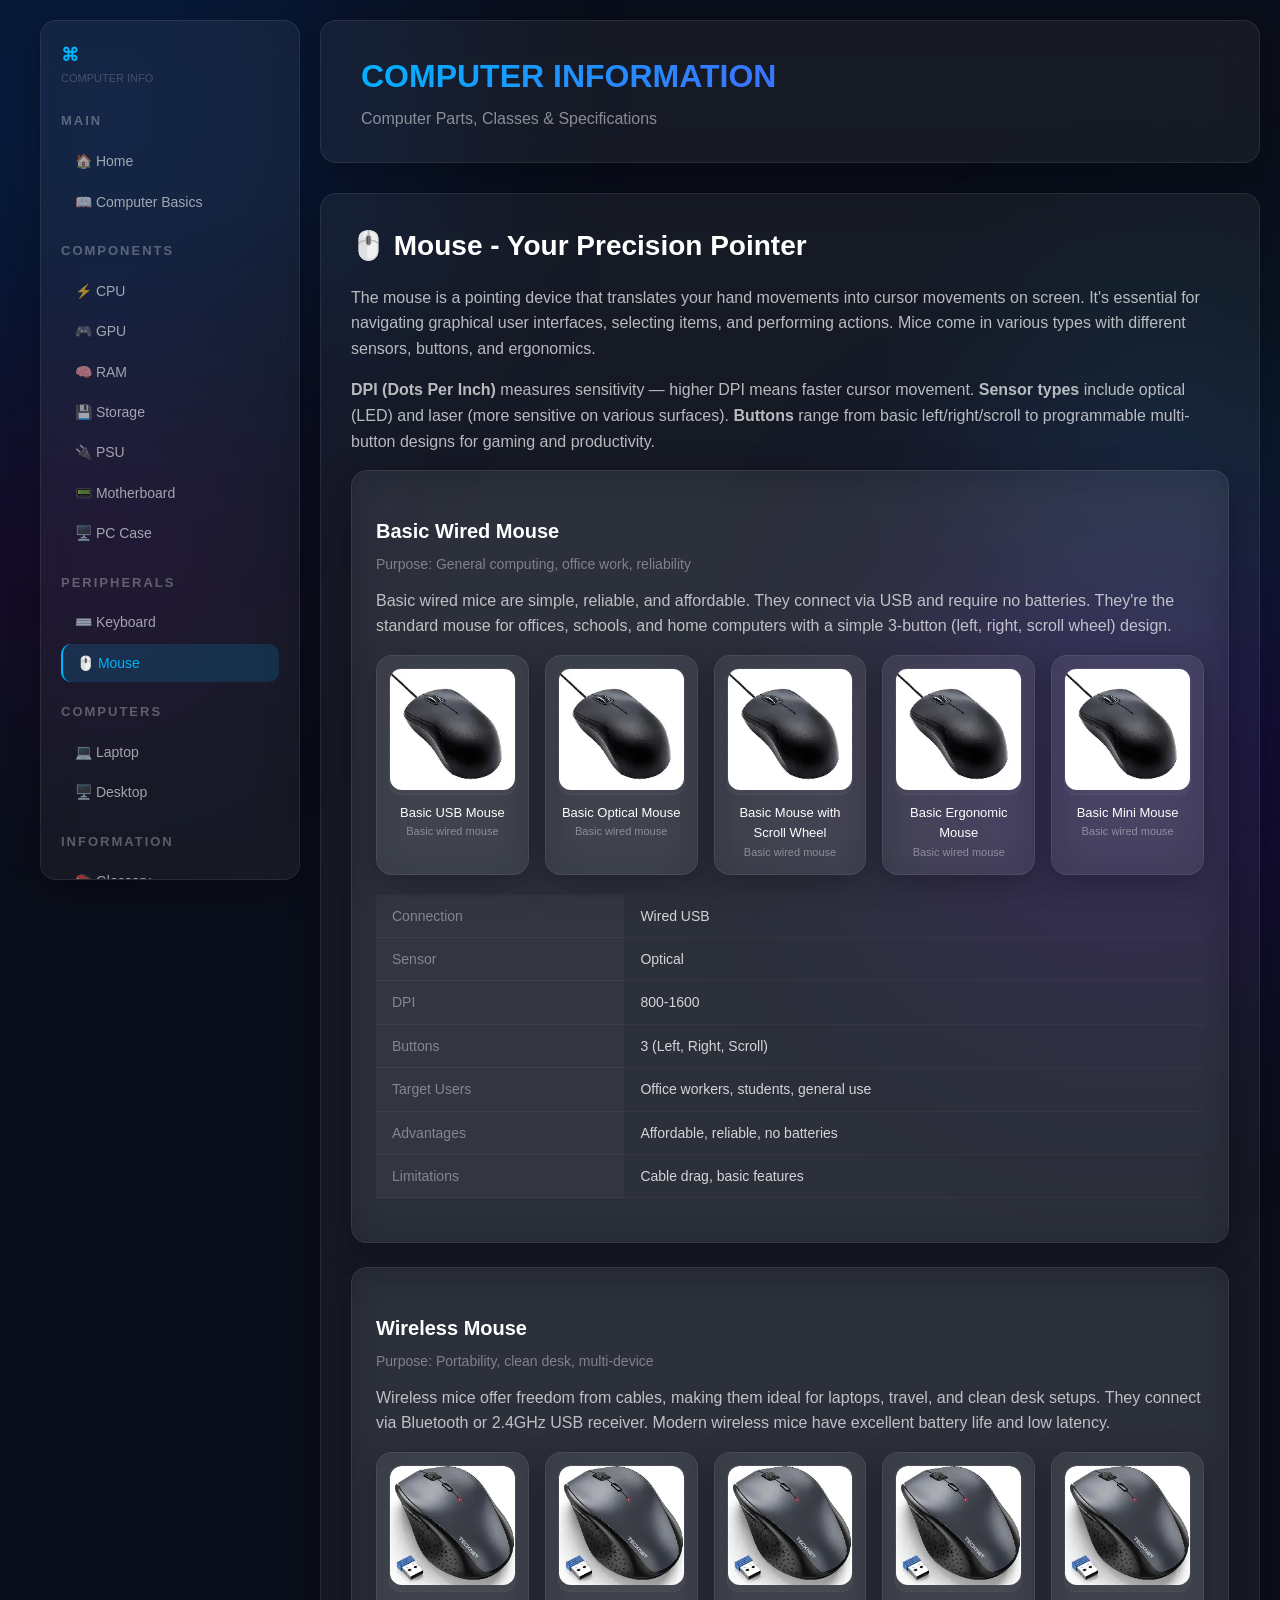
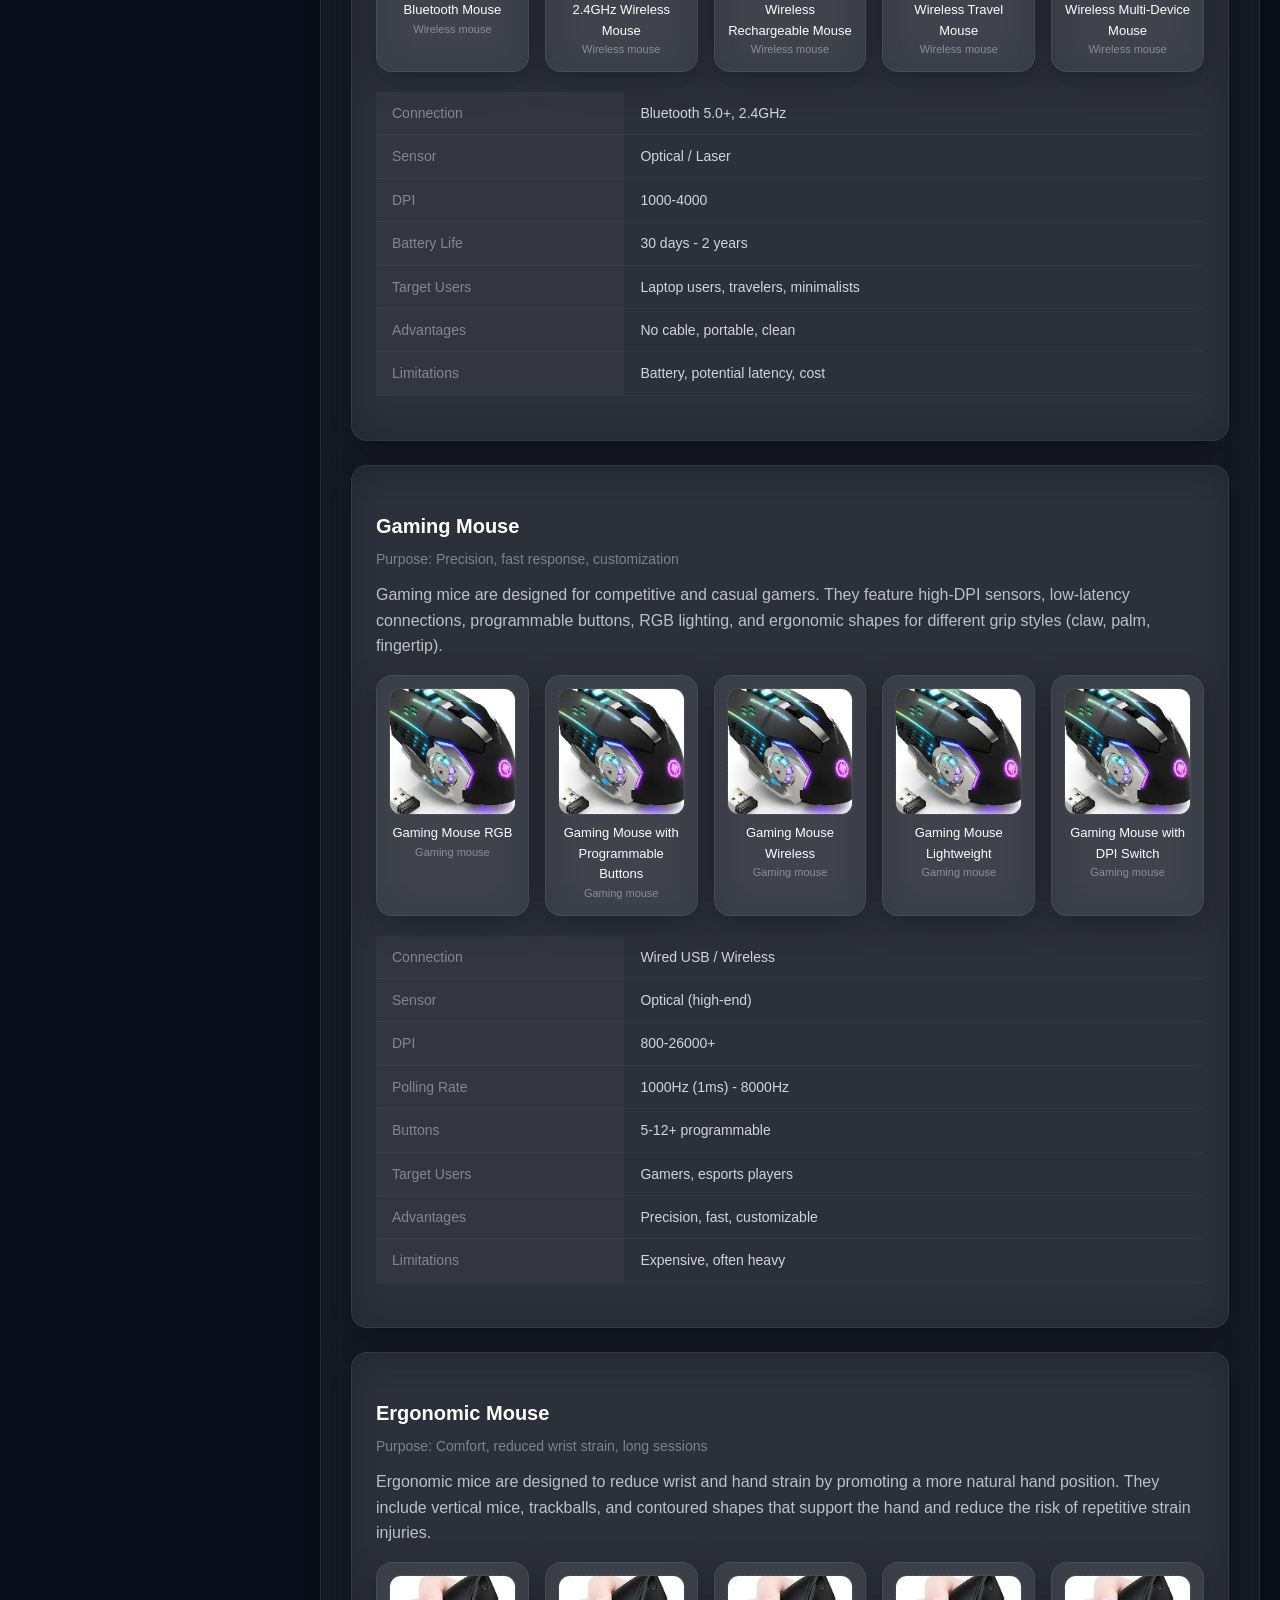
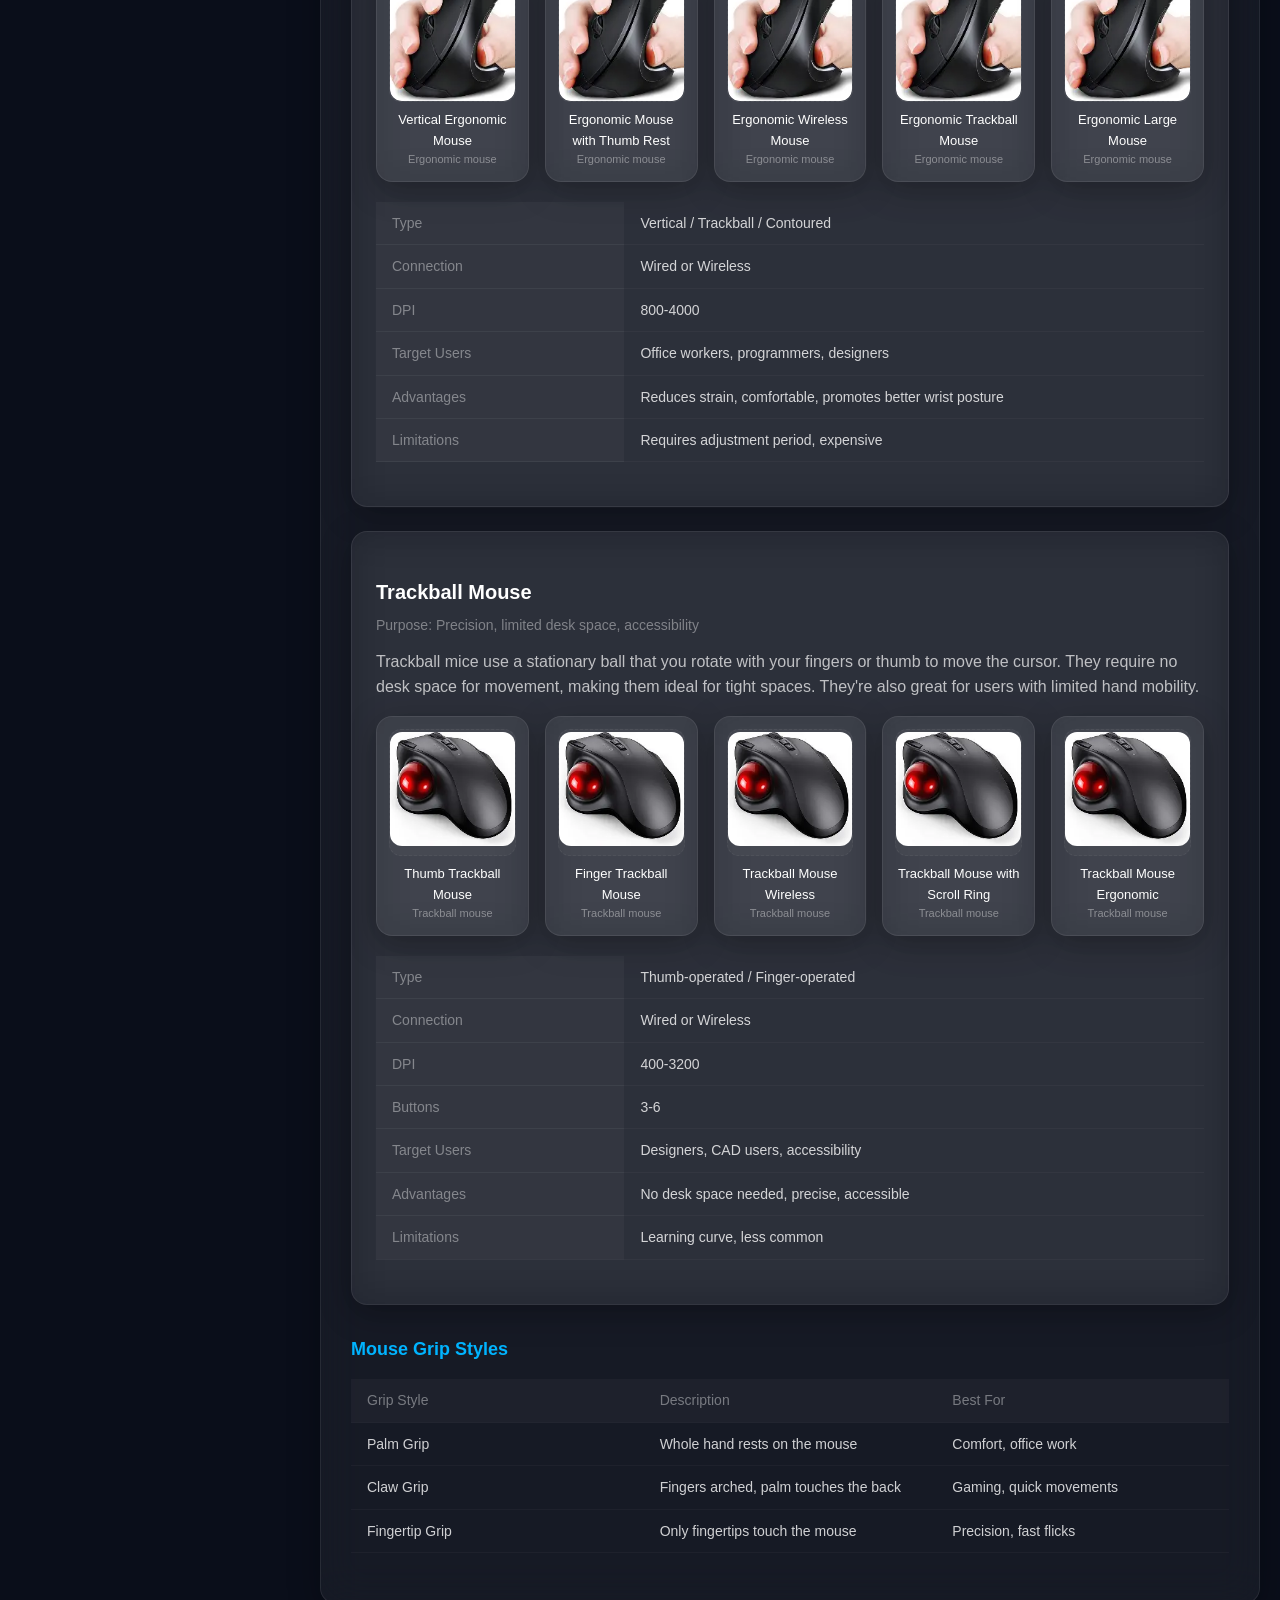
<file: mouse.html>
<!DOCTYPE html>
<html lang="en">
<head>
    <meta charset="UTF-8">
    <meta name="viewport" content="width=device-width, initial-scale=1.0">
    <title>Computer Information - Mouse</title>
    <link rel="stylesheet" href="css/style.css">
</head>
<body>
    <div class="blob-1"></div>
    <div class="blob-2"></div>

    <div class="app-wrapper">
        <input type="checkbox" id="menu-toggle">
        <label for="menu-toggle" class="menu-label"><span>☰</span></label>
        <div class="overlay"></div>

        <nav class="sidebar glass">
            <div style="margin-bottom: 24px;">
                <h2 style="color: #00b4ff; font-size: 18px;">⌘</h2>
                <p style="color: rgba(255,255,255,0.2); font-size: 11px;">COMPUTER INFO</p>
            </div>
            <div class="sidebar-title">Main</div>
            <a href="index.html">🏠 Home</a>
            <a href="basics.html">📖 Computer Basics</a>
            <div class="sidebar-title">Components</div>
            <a href="cpu.html">⚡ CPU</a>
            <a href="gpu.html">🎮 GPU</a>
            <a href="ram.html">🧠 RAM</a>
            <a href="storage.html">💾 Storage</a>
            <a href="psu.html">🔌 PSU</a>
            <a href="motherboard.html">📟 Motherboard</a>
            <a href="case.html">🖥️ PC Case</a>
            <div class="sidebar-title">Peripherals</div>
            <a href="keyboard.html">⌨️ Keyboard</a>
            <a href="mouse.html" class="active">🖱️ Mouse</a>
            <div class="sidebar-title">Computers</div>
            <a href="laptop.html">💻 Laptop</a>
            <a href="desktop.html">🖥️ Desktop</a>
            <div class="sidebar-title">Information</div>
            <a href="glossary.html">📚 Glossary</a>
            <a href="about.html">ℹ️ About</a>
        </nav>

        <div class="main-content">
            <header class="header glass">
                <h1>COMPUTER INFORMATION</h1>
                <p>Computer Parts, Classes &amp; Specifications</p>
            </header>

            <div class="page-content glass">
                <h2>🖱️ Mouse - Your Precision Pointer</h2>
                <p>The mouse is a pointing device that translates your hand movements into cursor movements on screen. It's essential for navigating graphical user interfaces, selecting items, and performing actions. Mice come in various types with different sensors, buttons, and ergonomics.</p>
                <p><strong>DPI (Dots Per Inch)</strong> measures sensitivity — higher DPI means faster cursor movement. <strong>Sensor types</strong> include optical (LED) and laser (more sensitive on various surfaces). <strong>Buttons</strong> range from basic left/right/scroll to programmable multi-button designs for gaming and productivity.</p>

                <!-- Basic Wired Mouse -->
                <div class="class-section glass">
                    <h4>Basic Wired Mouse</h4>
                    <p class="class-subtitle">Purpose: General computing, office work, reliability</p>
                    <p>Basic wired mice are simple, reliable, and affordable. They connect via USB and require no batteries. They're the standard mouse for offices, schools, and home computers with a simple 3-button (left, right, scroll wheel) design.</p>

                   
                    <div class="image-grid">
                        <div class="image-card glass glass-hover">
                            <div class="img-placeholder"><span><img src="mouse/basic/m.webp"></span></div>
                            <div class="img-name">Basic USB Mouse</div>
                            <div class="img-desc">Basic wired mouse</div>
                        </div>
                        <div class="image-card glass glass-hover">
                            <div class="img-placeholder"><span><img src="mouse/basic/m.webp"></span></div>
                            <div class="img-name">Basic Optical Mouse</div>
                            <div class="img-desc">Basic wired mouse</div>
                        </div>
                        <div class="image-card glass glass-hover">
                            <div class="img-placeholder"><span><img src="mouse/basic/m.webp"></span></div>
                            <div class="img-name">Basic Mouse with Scroll Wheel</div>
                            <div class="img-desc">Basic wired mouse</div>
                        </div>
                        <div class="image-card glass glass-hover">
                            <div class="img-placeholder"><span><img src="mouse/basic/m.webp"></span></div>
                            <div class="img-name">Basic Ergonomic Mouse</div>
                            <div class="img-desc">Basic wired mouse</div>
                        </div>
                        <div class="image-card glass glass-hover">
                            <div class="img-placeholder"><span><img src="mouse/basic/m.webp"></span></div>
                            <div class="img-name">Basic Mini Mouse</div>
                            <div class="img-desc">Basic wired mouse</div>
                        </div>
                    </div>

                    <table class="specs-table">
                        <tr><th>Connection</th><td>Wired USB</td></tr>
                        <tr><th>Sensor</th><td>Optical</td></tr>
                        <tr><th>DPI</th><td>800-1600</td></tr>
                        <tr><th>Buttons</th><td>3 (Left, Right, Scroll)</td></tr>
                        <tr><th>Target Users</th><td>Office workers, students, general use</td></tr>
                        <tr><th>Advantages</th><td>Affordable, reliable, no batteries</td></tr>
                        <tr><th>Limitations</th><td>Cable drag, basic features</td></tr>
                    </table>
                </div>

                <!-- Wireless Mouse -->
                <div class="class-section glass">
                    <h4>Wireless Mouse</h4>
                    <p class="class-subtitle">Purpose: Portability, clean desk, multi-device</p>
                    <p>Wireless mice offer freedom from cables, making them ideal for laptops, travel, and clean desk setups. They connect via Bluetooth or 2.4GHz USB receiver. Modern wireless mice have excellent battery life and low latency.</p>

                    
                    <div class="image-grid">
                        <div class="image-card glass glass-hover">
                            <div class="img-placeholder"><span><img src="mouse/wireless/OIP (1).webp"></span></div>
                            <div class="img-name">Bluetooth Mouse</div>
                            <div class="img-desc">Wireless mouse</div>
                        </div>
                        <div class="image-card glass glass-hover">
                            <div class="img-placeholder"><span><img src="mouse/wireless/OIP (1).webp"></span></div>
                            <div class="img-name">2.4GHz Wireless Mouse</div>
                            <div class="img-desc">Wireless mouse</div>
                        </div>
                        <div class="image-card glass glass-hover">
                            <div class="img-placeholder"><span><img src="mouse/wireless/OIP (1).webp"></span></div>
                            <div class="img-name">Wireless Rechargeable Mouse</div>
                            <div class="img-desc">Wireless mouse</div>
                        </div>
                        <div class="image-card glass glass-hover">
                            <div class="img-placeholder"><span><img src="mouse/wireless/OIP (1).webp"></span></div>
                            <div class="img-name">Wireless Travel Mouse</div>
                            <div class="img-desc">Wireless mouse</div>
                        </div>
                        <div class="image-card glass glass-hover">
                            <div class="img-placeholder"><span><img src="mouse/wireless/OIP (1).webp"></span></div>
                            <div class="img-name">Wireless Multi-Device Mouse</div>
                            <div class="img-desc">Wireless mouse</div>
                        </div>
                    </div>

                    <table class="specs-table">
                        <tr><th>Connection</th><td>Bluetooth 5.0+, 2.4GHz</td></tr>
                        <tr><th>Sensor</th><td>Optical / Laser</td></tr>
                        <tr><th>DPI</th><td>1000-4000</td></tr>
                        <tr><th>Battery Life</th><td>30 days - 2 years</td></tr>
                        <tr><th>Target Users</th><td>Laptop users, travelers, minimalists</td></tr>
                        <tr><th>Advantages</th><td>No cable, portable, clean</td></tr>
                        <tr><th>Limitations</th><td>Battery, potential latency, cost</td></tr>
                    </table>
                </div>

                <!-- Gaming Mouse -->
                <div class="class-section glass">
                    <h4>Gaming Mouse</h4>
                    <p class="class-subtitle">Purpose: Precision, fast response, customization</p>
                    <p>Gaming mice are designed for competitive and casual gamers. They feature high-DPI sensors, low-latency connections, programmable buttons, RGB lighting, and ergonomic shapes for different grip styles (claw, palm, fingertip).</p>

                    
                    <div class="image-grid">
                        <div class="image-card glass glass-hover">
                            <div class="img-placeholder"><span><img src="mouse/gaming/OIP (1).webp"></span></div>
                            <div class="img-name">Gaming Mouse RGB</div>
                            <div class="img-desc">Gaming mouse</div>
                        </div>
                        <div class="image-card glass glass-hover">
                            <div class="img-placeholder"><span><img src="mouse/gaming/OIP (1).webp"></span></div>
                            <div class="img-name">Gaming Mouse with Programmable Buttons</div>
                            <div class="img-desc">Gaming mouse</div>
                        </div>
                        <div class="image-card glass glass-hover">
                            <div class="img-placeholder"><span><img src="mouse/gaming/OIP (1).webp"></span></div>
                            <div class="img-name">Gaming Mouse Wireless</div>
                            <div class="img-desc">Gaming mouse</div>
                        </div>
                        <div class="image-card glass glass-hover">
                            <div class="img-placeholder"><span><img src="mouse/gaming/OIP (1).webp"></span></div>
                            <div class="img-name">Gaming Mouse Lightweight</div>
                            <div class="img-desc">Gaming mouse</div>
                        </div>
                        <div class="image-card glass glass-hover">
                            <div class="img-placeholder"><span><img src="mouse/gaming/OIP (1).webp"></span></div>
                            <div class="img-name">Gaming Mouse with DPI Switch</div>
                            <div class="img-desc">Gaming mouse</div>
                        </div>
                    </div>

                    <table class="specs-table">
                        <tr><th>Connection</th><td>Wired USB / Wireless</td></tr>
                        <tr><th>Sensor</th><td>Optical (high-end)</td></tr>
                        <tr><th>DPI</th><td>800-26000+</td></tr>
                        <tr><th>Polling Rate</th><td>1000Hz (1ms) - 8000Hz</td></tr>
                        <tr><th>Buttons</th><td>5-12+ programmable</td></tr>
                        <tr><th>Target Users</th><td>Gamers, esports players</td></tr>
                        <tr><th>Advantages</th><td>Precision, fast, customizable</td></tr>
                        <tr><th>Limitations</th><td>Expensive, often heavy</td></tr>
                    </table>
                </div>

                <!-- Ergonomic Mouse -->
                <div class="class-section glass">
                    <h4>Ergonomic Mouse</h4>
                    <p class="class-subtitle">Purpose: Comfort, reduced wrist strain, long sessions</p>
                    <p>Ergonomic mice are designed to reduce wrist and hand strain by promoting a more natural hand position. They include vertical mice, trackballs, and contoured shapes that support the hand and reduce the risk of repetitive strain injuries.</p>

                    
                    <div class="image-grid">
                        <div class="image-card glass glass-hover">
                            <div class="img-placeholder"><span><img src="mouse/ergonomic/OIP.webp"></span></div>
                            <div class="img-name">Vertical Ergonomic Mouse</div>
                            <div class="img-desc">Ergonomic mouse</div>
                        </div>
                        <div class="image-card glass glass-hover">
                            <div class="img-placeholder"><span><img src="mouse/ergonomic/OIP.webp"></span></div>
                            <div class="img-name">Ergonomic Mouse with Thumb Rest</div>
                            <div class="img-desc">Ergonomic mouse</div>
                        </div>
                        <div class="image-card glass glass-hover">
                            <div class="img-placeholder"><span><img src="mouse/ergonomic/OIP.webp"></span></div>
                            <div class="img-name">Ergonomic Wireless Mouse</div>
                            <div class="img-desc">Ergonomic mouse</div>
                        </div>
                        <div class="image-card glass glass-hover">
                            <div class="img-placeholder"><span><img src="mouse/ergonomic/OIP.webp"></span></div>
                            <div class="img-name">Ergonomic Trackball Mouse</div>
                            <div class="img-desc">Ergonomic mouse</div>
                        </div>
                        <div class="image-card glass glass-hover">
                            <div class="img-placeholder"><span><img src="mouse/ergonomic/OIP.webp"></span></div>
                            <div class="img-name">Ergonomic Large Mouse</div>
                            <div class="img-desc">Ergonomic mouse</div>
                        </div>
                    </div>

                    <table class="specs-table">
                        <tr><th>Type</th><td>Vertical / Trackball / Contoured</td></tr>
                        <tr><th>Connection</th><td>Wired or Wireless</td></tr>
                        <tr><th>DPI</th><td>800-4000</td></tr>
                        <tr><th>Target Users</th><td>Office workers, programmers, designers</td></tr>
                        <tr><th>Advantages</th><td>Reduces strain, comfortable, promotes better wrist posture</td></tr>
                        <tr><th>Limitations</th><td>Requires adjustment period, expensive</td></tr>
                    </table>
                </div>

                <!-- Trackball Mouse -->
                <div class="class-section glass">
                    <h4>Trackball Mouse</h4>
                    <p class="class-subtitle">Purpose: Precision, limited desk space, accessibility</p>
                    <p>Trackball mice use a stationary ball that you rotate with your fingers or thumb to move the cursor. They require no desk space for movement, making them ideal for tight spaces. They're also great for users with limited hand mobility.</p>

                    
                    <div class="image-grid">
                        <div class="image-card glass glass-hover">
                            <div class="img-placeholder"><span><img src="mouse/trackball/OIP.webp"></span></div>
                            <div class="img-name">Thumb Trackball Mouse</div>
                            <div class="img-desc">Trackball mouse</div>
                        </div>
                        <div class="image-card glass glass-hover">
                            <div class="img-placeholder"><span><img src="mouse/trackball/OIP.webp"></span></div>
                            <div class="img-name">Finger Trackball Mouse</div>
                            <div class="img-desc">Trackball mouse</div>
                        </div>
                        <div class="image-card glass glass-hover">
                            <div class="img-placeholder"><span><img src="mouse/trackball/OIP.webp"></span></div>
                            <div class="img-name">Trackball Mouse Wireless</div>
                            <div class="img-desc">Trackball mouse</div>
                        </div>
                        <div class="image-card glass glass-hover">
                            <div class="img-placeholder"><span><img src="mouse/trackball/OIP.webp"></span></div>
                            <div class="img-name">Trackball Mouse with Scroll Ring</div>
                            <div class="img-desc">Trackball mouse</div>
                        </div>
                        <div class="image-card glass glass-hover">
                            <div class="img-placeholder"><span><img src="mouse/trackball/OIP.webp"></span></div>
                            <div class="img-name">Trackball Mouse Ergonomic</div>
                            <div class="img-desc">Trackball mouse</div>
                        </div>
                    </div>

                    <table class="specs-table">
                        <tr><th>Type</th><td>Thumb-operated / Finger-operated</td></tr>
                        <tr><th>Connection</th><td>Wired or Wireless</td></tr>
                        <tr><th>DPI</th><td>400-3200</td></tr>
                        <tr><th>Buttons</th><td>3-6</td></tr>
                        <tr><th>Target Users</th><td>Designers, CAD users, accessibility</td></tr>
                        <tr><th>Advantages</th><td>No desk space needed, precise, accessible</td></tr>
                        <tr><th>Limitations</th><td>Learning curve, less common</td></tr>
                    </table>
                </div>

                <h4 style="margin-top: 30px; color: #00b4ff;">Mouse Grip Styles</h4>
                <table class="specs-table">
                    <tr><th>Grip Style</th><th>Description</th><th>Best For</th></tr>
                    <tr><td>Palm Grip</td><td>Whole hand rests on the mouse</td><td>Comfort, office work</td></tr>
                    <tr><td>Claw Grip</td><td>Fingers arched, palm touches the back</td><td>Gaming, quick movements</td></tr>
                    <tr><td>Fingertip Grip</td><td>Only fingertips touch the mouse</td><td>Precision, fast flicks</td></tr>
                </table>
            </div>
        </div>
    </div>
</body>
</html>
</file>
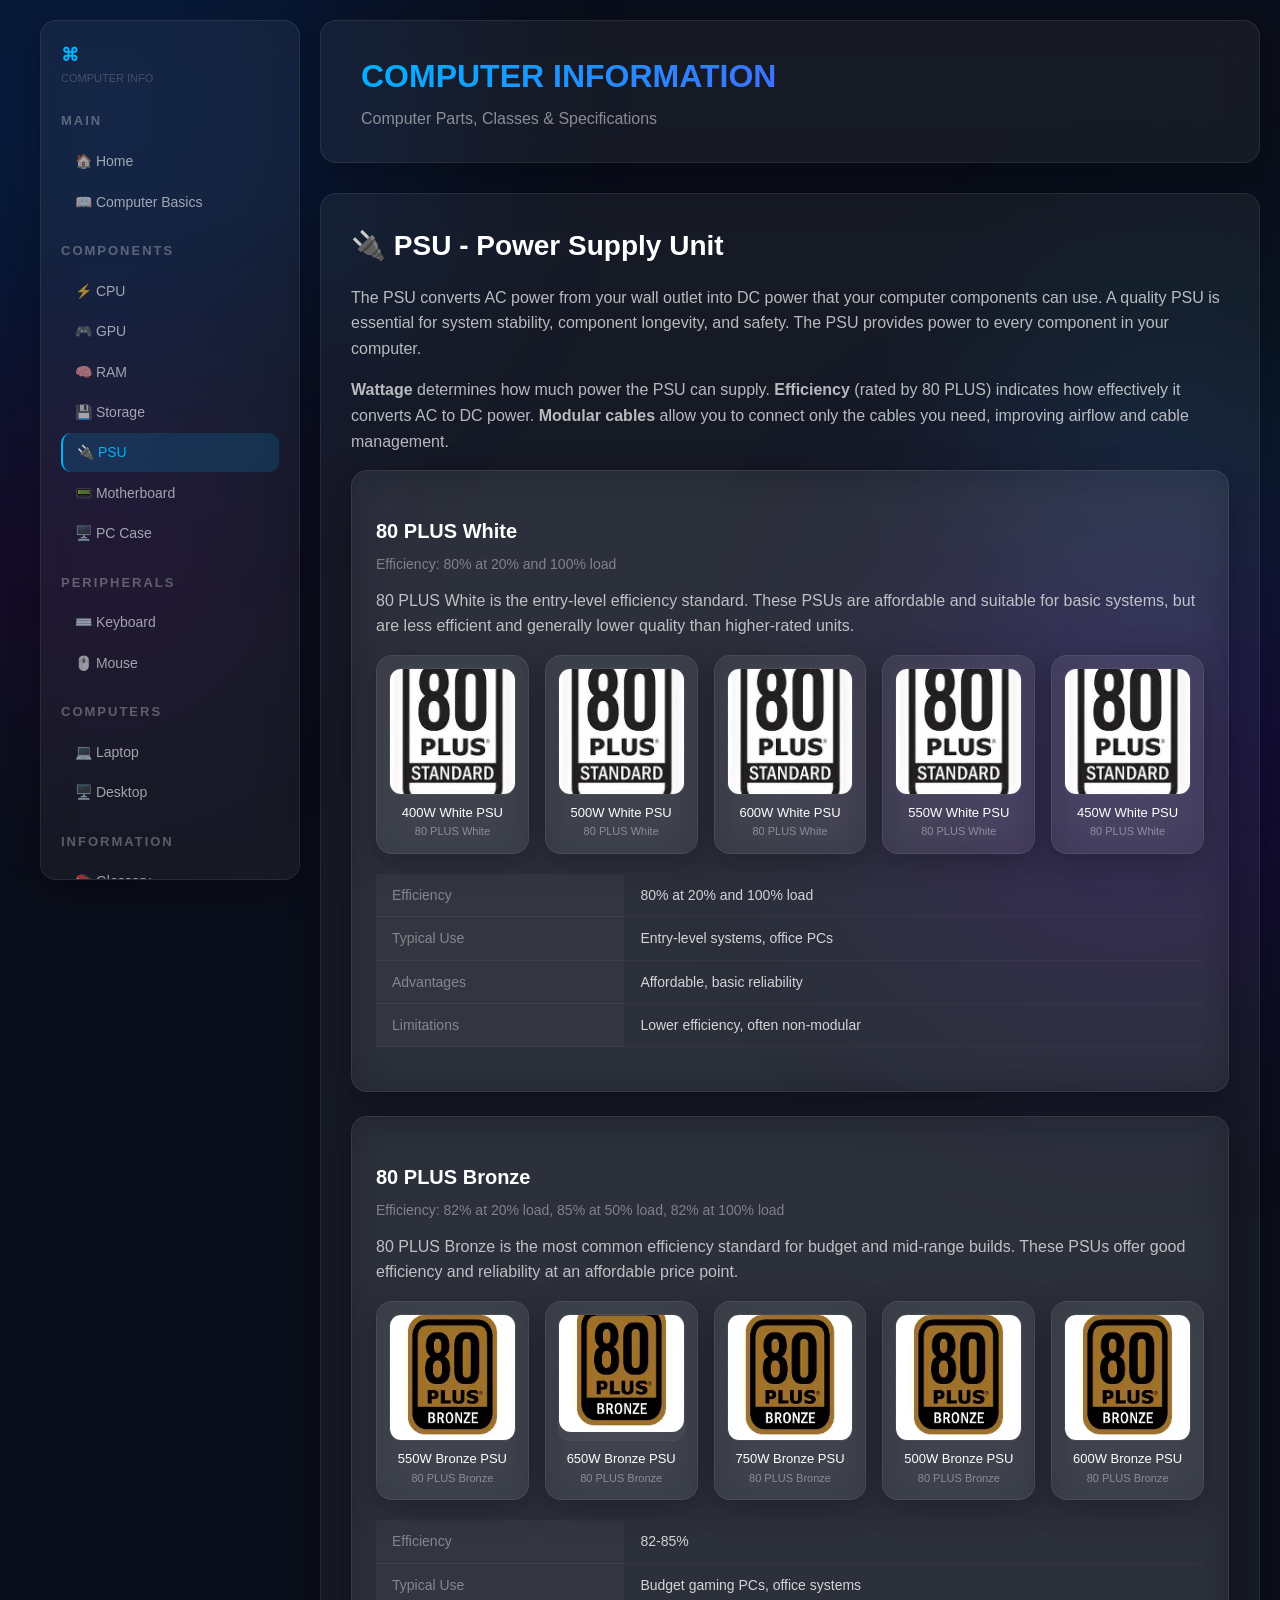
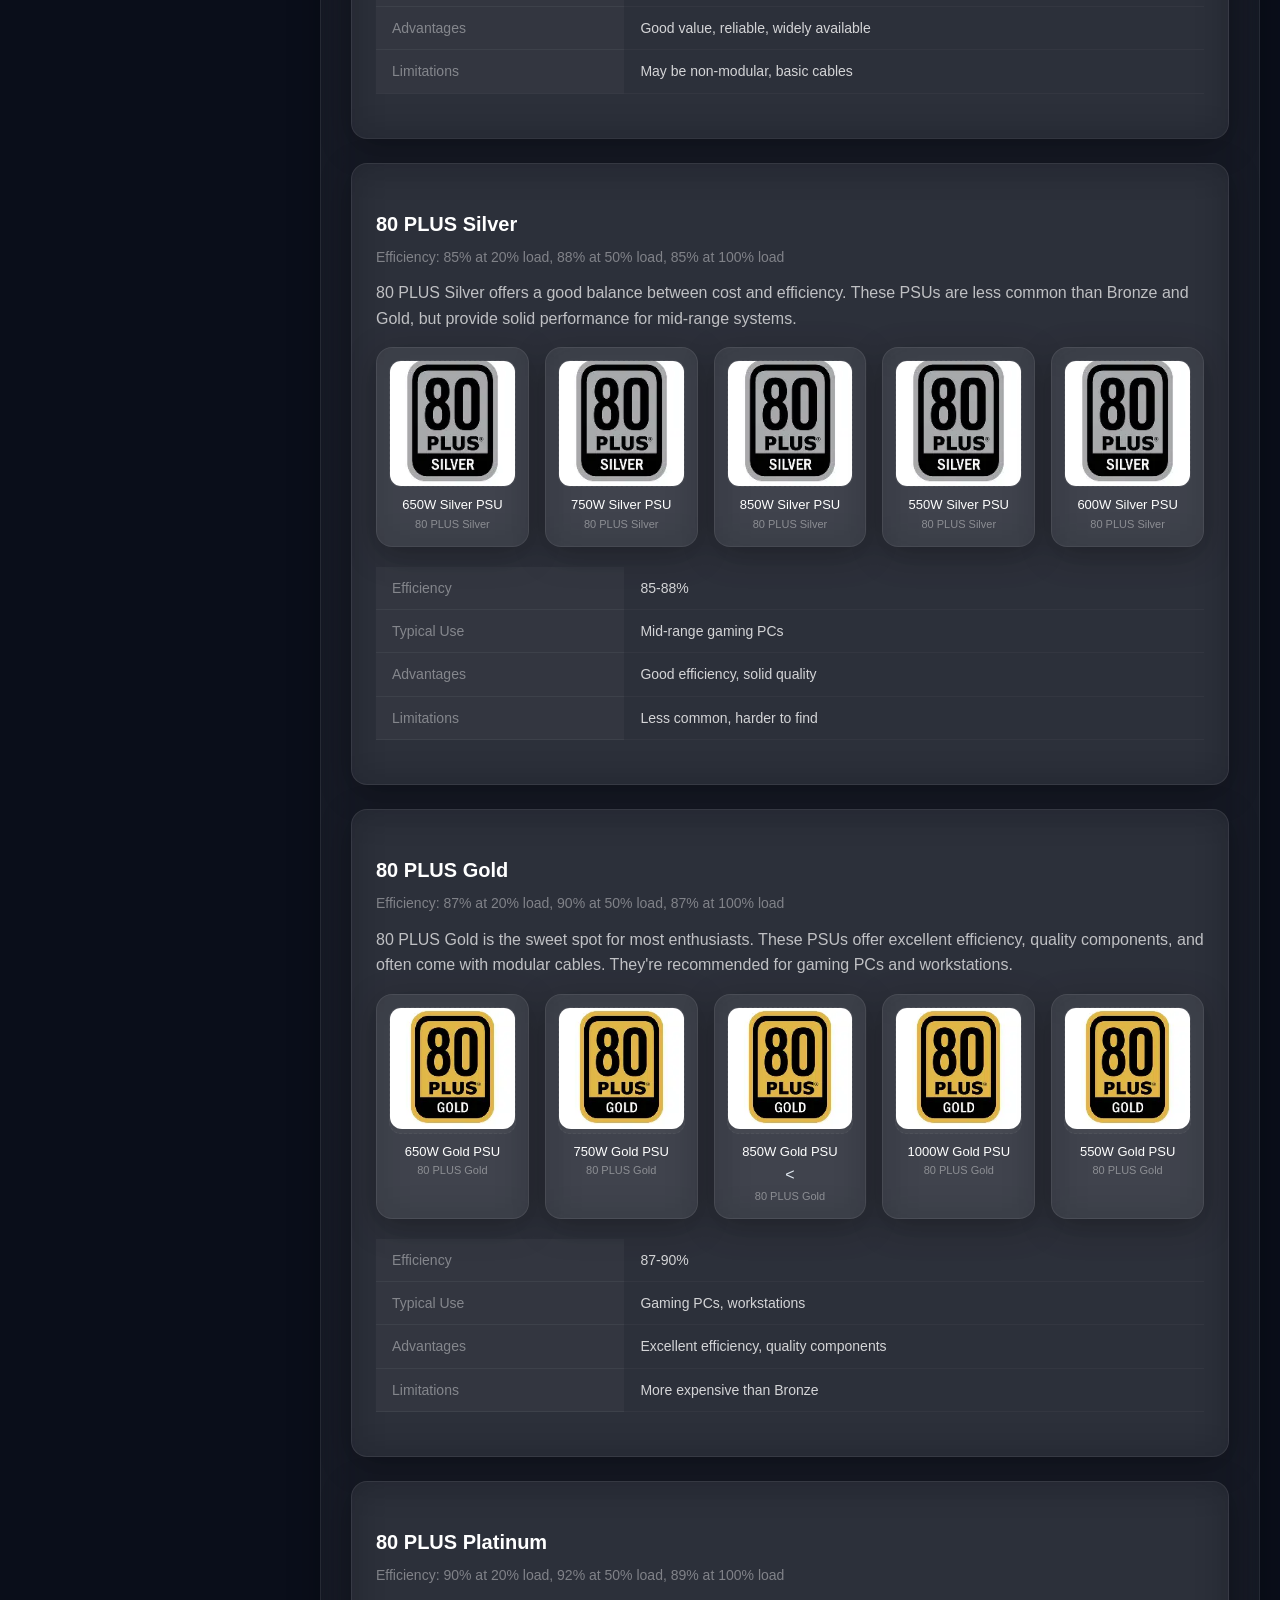
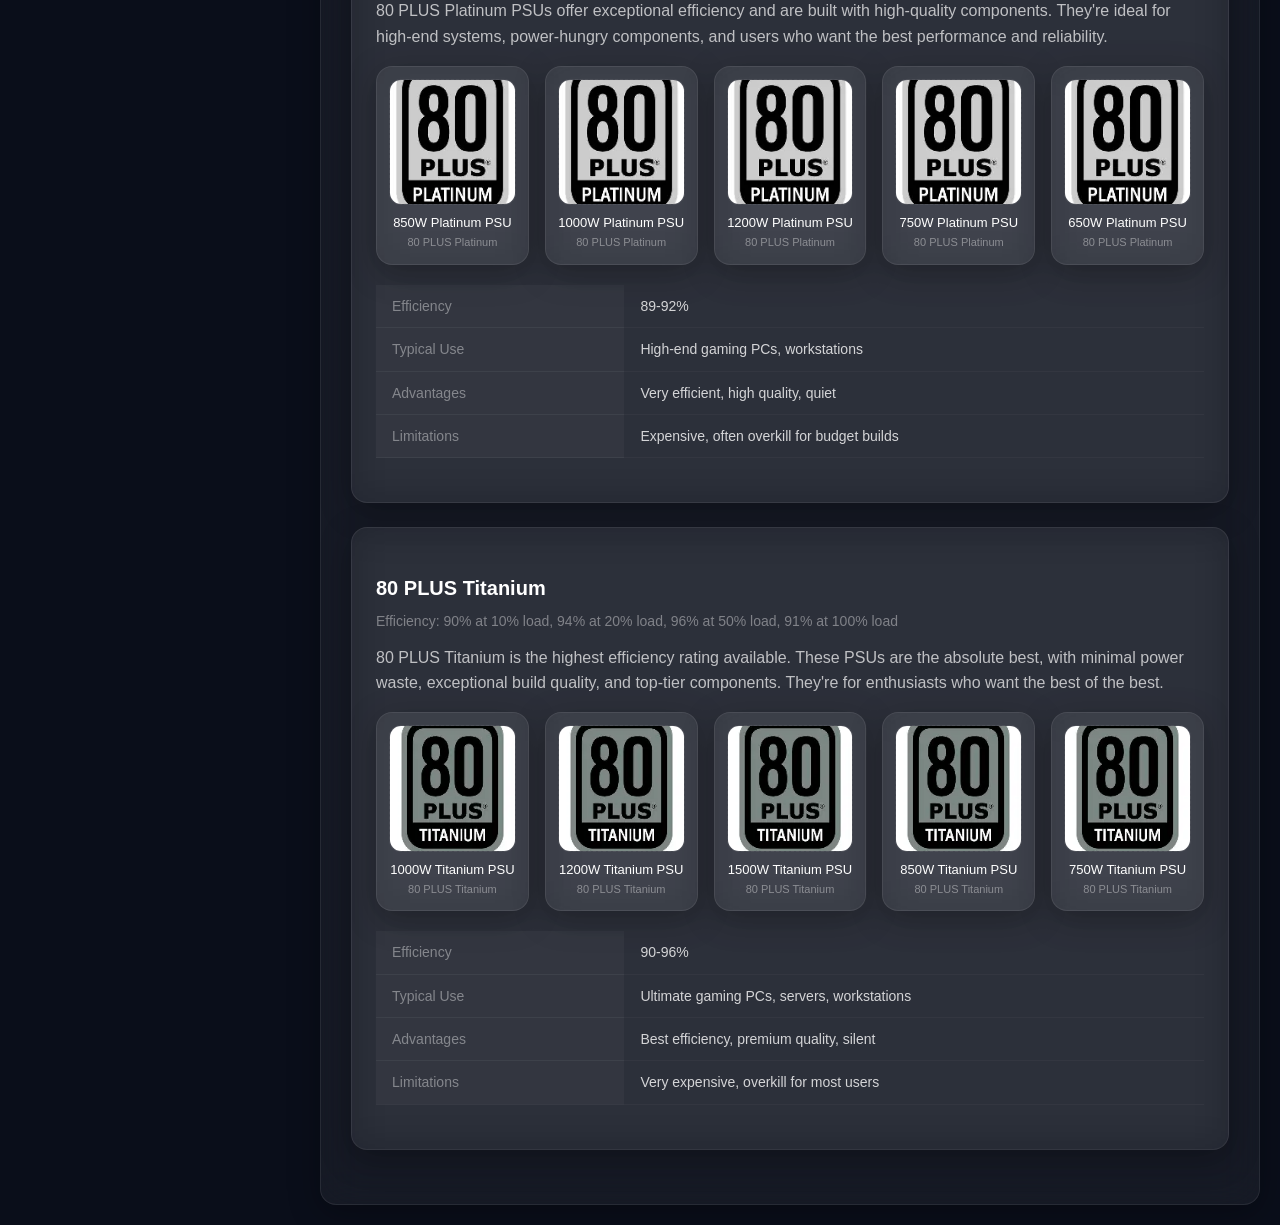
<file: psu.html>
<!DOCTYPE html>
<html lang="en">
<head>
    <meta charset="UTF-8">
    <meta name="viewport" content="width=device-width, initial-scale=1.0">
    <title>Computer Information - PSU</title>
    <link rel="stylesheet" href="css/style.css">
</head>
<body>
    <div class="blob-1"></div>
    <div class="blob-2"></div>

    <div class="app-wrapper">
        <input type="checkbox" id="menu-toggle">
        <label for="menu-toggle" class="menu-label"><span>☰</span></label>
        <div class="overlay"></div>

        <nav class="sidebar glass">
            <div style="margin-bottom: 24px;">
                <h2 style="color: #00b4ff; font-size: 18px;">⌘</h2>
                <p style="color: rgba(255,255,255,0.2); font-size: 11px;">COMPUTER INFO</p>
            </div>
            <div class="sidebar-title">Main</div>
            <a href="index.html">🏠 Home</a>
            <a href="basics.html">📖 Computer Basics</a>
            <div class="sidebar-title">Components</div>
            <a href="cpu.html">⚡ CPU</a>
            <a href="gpu.html">🎮 GPU</a>
            <a href="ram.html">🧠 RAM</a>
            <a href="storage.html">💾 Storage</a>
            <a href="psu.html" class="active">🔌 PSU</a>
            <a href="motherboard.html">📟 Motherboard</a>
            <a href="case.html">🖥️ PC Case</a>
            <div class="sidebar-title">Peripherals</div>
            <a href="keyboard.html">⌨️ Keyboard</a>
            <a href="mouse.html">🖱️ Mouse</a>
            <div class="sidebar-title">Computers</div>
            <a href="laptop.html">💻 Laptop</a>
            <a href="desktop.html">🖥️ Desktop</a>
            <div class="sidebar-title">Information</div>
            <a href="glossary.html">📚 Glossary</a>
            <a href="about.html">ℹ️ About</a>
        </nav>

        <div class="main-content">
            <header class="header glass">
                <h1>COMPUTER INFORMATION</h1>
                <p>Computer Parts, Classes &amp; Specifications</p>
            </header>

            <div class="page-content glass">
                <h2>🔌 PSU - Power Supply Unit</h2>
                <p>The PSU converts AC power from your wall outlet into DC power that your computer components can use. A quality PSU is essential for system stability, component longevity, and safety. The PSU provides power to every component in your computer.</p>
                <p><strong>Wattage</strong> determines how much power the PSU can supply. <strong>Efficiency</strong> (rated by 80 PLUS) indicates how effectively it converts AC to DC power. <strong>Modular cables</strong> allow you to connect only the cables you need, improving airflow and cable management.</p>

                <!-- 80 PLUS White -->
                <div class="class-section glass">
                    <h4>80 PLUS White</h4>
                    <p class="class-subtitle">Efficiency: 80% at 20% and 100% load</p>
                    <p>80 PLUS White is the entry-level efficiency standard. These PSUs are affordable and suitable for basic systems, but are less efficient and generally lower quality than higher-rated units.</p>

                   
                    <div class="image-grid">
                        <div class="image-card glass glass-hover">
                            <div class="img-placeholder"><span><img src="psu/white/download.webp"></span></div>
                            <div class="img-name">400W White PSU</div>
                            <div class="img-desc">80 PLUS White</div>
                        </div>
                        <div class="image-card glass glass-hover">
                            <div class="img-placeholder"><span><img src="psu/white/download.webp"></span></div>
                            <div class="img-name">500W White PSU</div>
                            <div class="img-desc">80 PLUS White</div>
                        </div>
                        <div class="image-card glass glass-hover">
                            <div class="img-placeholder"><span><img src="psu/white/download.webp"></span></div>
                            <div class="img-name">600W White PSU</div>
                            <div class="img-desc">80 PLUS White</div>
                        </div>
                        <div class="image-card glass glass-hover">
                            <div class="img-placeholder"><span><img src="psu/white/download.webp"></span></div>
                            <div class="img-name">550W White PSU</div>
                            <div class="img-desc">80 PLUS White</div>
                        </div>
                        <div class="image-card glass glass-hover">
                            <div class="img-placeholder"><span><img src="psu/white/download.webp"></span></div>
                            <div class="img-name">450W White PSU</div>
                            <div class="img-desc">80 PLUS White</div>
                        </div>
                    </div>

                    <table class="specs-table">
                        <tr><th>Efficiency</th><td>80% at 20% and 100% load</td></tr>
                        <tr><th>Typical Use</th><td>Entry-level systems, office PCs</td></tr>
                        <tr><th>Advantages</th><td>Affordable, basic reliability</td></tr>
                        <tr><th>Limitations</th><td>Lower efficiency, often non-modular</td></tr>
                    </table>
                </div>

                <!-- 80 PLUS Bronze -->
                <div class="class-section glass">
                    <h4>80 PLUS Bronze</h4>
                    <p class="class-subtitle">Efficiency: 82% at 20% load, 85% at 50% load, 82% at 100% load</p>
                    <p>80 PLUS Bronze is the most common efficiency standard for budget and mid-range builds. These PSUs offer good efficiency and reliability at an affordable price point.</p>

                   
                    <div class="image-grid">
                        <div class="image-card glass glass-hover">
                            <div class="img-placeholder"><span><img src="psu/bronze/OIP.webp"></span></div>
                            <div class="img-name">550W Bronze PSU</div>
                            <div class="img-desc">80 PLUS Bronze</div>
                        </div>
                        <div class="image-card glass glass-hover">
                            <div class="img-placeholder"><span><img src="psu/bronze/OIP.webp">/span></div>
                            <div class="img-name">650W Bronze PSU</div>
                            <div class="img-desc">80 PLUS Bronze</div>
                        </div>
                        <div class="image-card glass glass-hover">
                            <div class="img-placeholder"><span><img src="psu/bronze/OIP.webp"></span></div>
                            <div class="img-name">750W Bronze PSU</div>
                            <div class="img-desc">80 PLUS Bronze</div>
                        </div>
                        <div class="image-card glass glass-hover">
                            <div class="img-placeholder"><span><img src="psu/bronze/OIP.webp"></span></div>
                            <div class="img-name">500W Bronze PSU</div>
                            <div class="img-desc">80 PLUS Bronze</div>
                        </div>
                        <div class="image-card glass glass-hover">
                            <div class="img-placeholder"><span><img src="psu/bronze/OIP.webp"></span></div>
                            <div class="img-name">600W Bronze PSU</div>
                            <div class="img-desc">80 PLUS Bronze</div>
                        </div>
                    </div>

                    <table class="specs-table">
                        <tr><th>Efficiency</th><td>82-85%</td></tr>
                        <tr><th>Typical Use</th><td>Budget gaming PCs, office systems</td></tr>
                        <tr><th>Advantages</th><td>Good value, reliable, widely available</td></tr>
                        <tr><th>Limitations</th><td>May be non-modular, basic cables</td></tr>
                    </table>
                </div>

                <!-- 80 PLUS Silver -->
                <div class="class-section glass">
                    <h4>80 PLUS Silver</h4>
                    <p class="class-subtitle">Efficiency: 85% at 20% load, 88% at 50% load, 85% at 100% load</p>
                    <p>80 PLUS Silver offers a good balance between cost and efficiency. These PSUs are less common than Bronze and Gold, but provide solid performance for mid-range systems.</p>

                    
                    <div class="image-grid">
                        <div class="image-card glass glass-hover">
                            <div class="img-placeholder"><span><img src="psu/silver/OIP (1).webp"></span></div>
                            <div class="img-name">650W Silver PSU</div>
                            <div class="img-desc">80 PLUS Silver</div>
                        </div>
                        <div class="image-card glass glass-hover">
                            <div class="img-placeholder"><span><img src="psu/silver/OIP (1).webp"></span></div>
                            <div class="img-name">750W Silver PSU</div>
                            <div class="img-desc">80 PLUS Silver</div>
                        </div>
                        <div class="image-card glass glass-hover">
                            <div class="img-placeholder"><span><img src="psu/silver/OIP (1).webp"></span></div>
                            <div class="img-name">850W Silver PSU</div>
                            <div class="img-desc">80 PLUS Silver</div>
                        </div>
                        <div class="image-card glass glass-hover">
                            <div class="img-placeholder"><span><img src="psu/silver/OIP (1).webp"></span></div>
                            <div class="img-name">550W Silver PSU</div>
                            <div class="img-desc">80 PLUS Silver</div>
                        </div>
                        <div class="image-card glass glass-hover">
                            <div class="img-placeholder"><span><img src="psu/silver/OIP (1).webp"></span></div>
                            <div class="img-name">600W Silver PSU</div>
                            <div class="img-desc">80 PLUS Silver</div>
                        </div>
                    </div>

                    <table class="specs-table">
                        <tr><th>Efficiency</th><td>85-88%</td></tr>
                        <tr><th>Typical Use</th><td>Mid-range gaming PCs</td></tr>
                        <tr><th>Advantages</th><td>Good efficiency, solid quality</td></tr>
                        <tr><th>Limitations</th><td>Less common, harder to find</td></tr>
                    </table>
                </div>

                <!-- 80 PLUS Gold -->
                <div class="class-section glass">
                    <h4>80 PLUS Gold</h4>
                    <p class="class-subtitle">Efficiency: 87% at 20% load, 90% at 50% load, 87% at 100% load</p>
                    <p>80 PLUS Gold is the sweet spot for most enthusiasts. These PSUs offer excellent efficiency, quality components, and often come with modular cables. They're recommended for gaming PCs and workstations.</p>

                    
                    <div class="image-grid">
                        <div class="image-card glass glass-hover">
                            <div class="img-placeholder"><span><img src="psu/gold/OIP.webp"></span></div>
                            <div class="img-name">650W Gold PSU</div>
                            <div class="img-desc">80 PLUS Gold</div>
                        </div>
                        <div class="image-card glass glass-hover">
                            <div class="img-placeholder"><span><img src="psu/gold/OIP.webp"></div>
                            <div class="img-name">750W Gold PSU</div>
                            <div class="img-desc">80 PLUS Gold</div>
                        </div>
                        <div class="image-card glass glass-hover">
                            <div class="img-placeholder"><span><img src="psu/gold/OIP.webp"></span></div>
                            <div class="img-name">850W Gold PSU</div><
                            <div class="img-desc">80 PLUS Gold</div>
                        </div>
                        <div class="image-card glass glass-hover">
                            <div class="img-placeholder"><span><img src="psu/gold/OIP.webp"></span></div>
                            <div class="img-name">1000W Gold PSU</div>
                            <div class="img-desc">80 PLUS Gold</div>
                        </div>
                        <div class="image-card glass glass-hover">
                            <div class="img-placeholder"><span><img src="psu/gold/OIP.webp"></span></div>
                            <div class="img-name">550W Gold PSU</div>
                            <div class="img-desc">80 PLUS Gold</div>
                        </div>
                    </div>

                    <table class="specs-table">
                        <tr><th>Efficiency</th><td>87-90%</td></tr>
                        <tr><th>Typical Use</th><td>Gaming PCs, workstations</td></tr>
                        <tr><th>Advantages</th><td>Excellent efficiency, quality components</td></tr>
                        <tr><th>Limitations</th><td>More expensive than Bronze</td></tr>
                    </table>
                </div>

                <!-- 80 PLUS Platinum -->
                <div class="class-section glass">
                    <h4>80 PLUS Platinum</h4>
                    <p class="class-subtitle">Efficiency: 90% at 20% load, 92% at 50% load, 89% at 100% load</p>
                    <p>80 PLUS Platinum PSUs offer exceptional efficiency and are built with high-quality components. They're ideal for high-end systems, power-hungry components, and users who want the best performance and reliability.</p>

                   
                    <div class="image-grid">
                        <div class="image-card glass glass-hover">
                            <div class="img-placeholder"><span><img src="psu/platinum/OIP (1).webp"></span></div>
                            <div class="img-name">850W Platinum PSU</div>
                            <div class="img-desc">80 PLUS Platinum</div>
                        </div>
                        <div class="image-card glass glass-hover">
                            <div class="img-placeholder"><span><img src="psu/platinum/OIP (1).webp"></span></div>
                            <div class="img-name">1000W Platinum PSU</div>
                            <div class="img-desc">80 PLUS Platinum</div>
                        </div>
                        <div class="image-card glass glass-hover">
                            <div class="img-placeholder"><span><img src="psu/platinum/OIP (1).webp"></span></div>
                            <div class="img-name">1200W Platinum PSU</div>
                            <div class="img-desc">80 PLUS Platinum</div>
                        </div>
                        <div class="image-card glass glass-hover">
                            <div class="img-placeholder"><span><img src="psu/platinum/OIP (1).webp"></span></div>
                            <div class="img-name">750W Platinum PSU</div>
                            <div class="img-desc">80 PLUS Platinum</div>
                        </div>
                        <div class="image-card glass glass-hover">
                            <div class="img-placeholder"><span><img src="psu/platinum/OIP (1).webp"></span></div>
                            <div class="img-name">650W Platinum PSU</div>
                            <div class="img-desc">80 PLUS Platinum</div>
                        </div>
                    </div>

                    <table class="specs-table">
                        <tr><th>Efficiency</th><td>89-92%</td></tr>
                        <tr><th>Typical Use</th><td>High-end gaming PCs, workstations</td></tr>
                        <tr><th>Advantages</th><td>Very efficient, high quality, quiet</td></tr>
                        <tr><th>Limitations</th><td>Expensive, often overkill for budget builds</td></tr>
                    </table>
                </div>

                <!-- 80 PLUS Titanium -->
                <div class="class-section glass">
                    <h4>80 PLUS Titanium</h4>
                    <p class="class-subtitle">Efficiency: 90% at 10% load, 94% at 20% load, 96% at 50% load, 91% at 100% load</p>
                    <p>80 PLUS Titanium is the highest efficiency rating available. These PSUs are the absolute best, with minimal power waste, exceptional build quality, and top-tier components. They're for enthusiasts who want the best of the best.</p>

                  
                    <div class="image-grid">
                        <div class="image-card glass glass-hover">
                            <div class="img-placeholder"><span><img src="psu/titanium/OIP.webp"></span></div>
                            <div class="img-name">1000W Titanium PSU</div>
                            <div class="img-desc">80 PLUS Titanium</div>
                        </div>
                        <div class="image-card glass glass-hover">
                            <div class="img-placeholder"><span><img src="psu/titanium/OIP.webp"></span></div>
                            <div class="img-name">1200W Titanium PSU</div>
                            <div class="img-desc">80 PLUS Titanium</div>
                        </div>
                        <div class="image-card glass glass-hover">
                            <div class="img-placeholder"><span><img src="psu/titanium/OIP.webp"></span></div>
                            <div class="img-name">1500W Titanium PSU</div>
                            <div class="img-desc">80 PLUS Titanium</div>
                        </div>
                        <div class="image-card glass glass-hover">
                            <div class="img-placeholder"><span><img src="psu/titanium/OIP.webp"></span></div>
                            <div class="img-name">850W Titanium PSU</div>
                            <div class="img-desc">80 PLUS Titanium</div>
                        </div>
                        <div class="image-card glass glass-hover">
                            <div class="img-placeholder"><span><img src="psu/titanium/OIP.webp"></span></div>
                            <div class="img-name">750W Titanium PSU</div>
                            <div class="img-desc">80 PLUS Titanium</div>
                        </div>
                    </div>

                    <table class="specs-table">
                        <tr><th>Efficiency</th><td>90-96%</td></tr>
                        <tr><th>Typical Use</th><td>Ultimate gaming PCs, servers, workstations</td></tr>
                        <tr><th>Advantages</th><td>Best efficiency, premium quality, silent</td></tr>
                        <tr><th>Limitations</th><td>Very expensive, overkill for most users</td></tr>
                    </table>
                </div>
            </div>
        </div>
    </div>
</body>
</html>
</file>
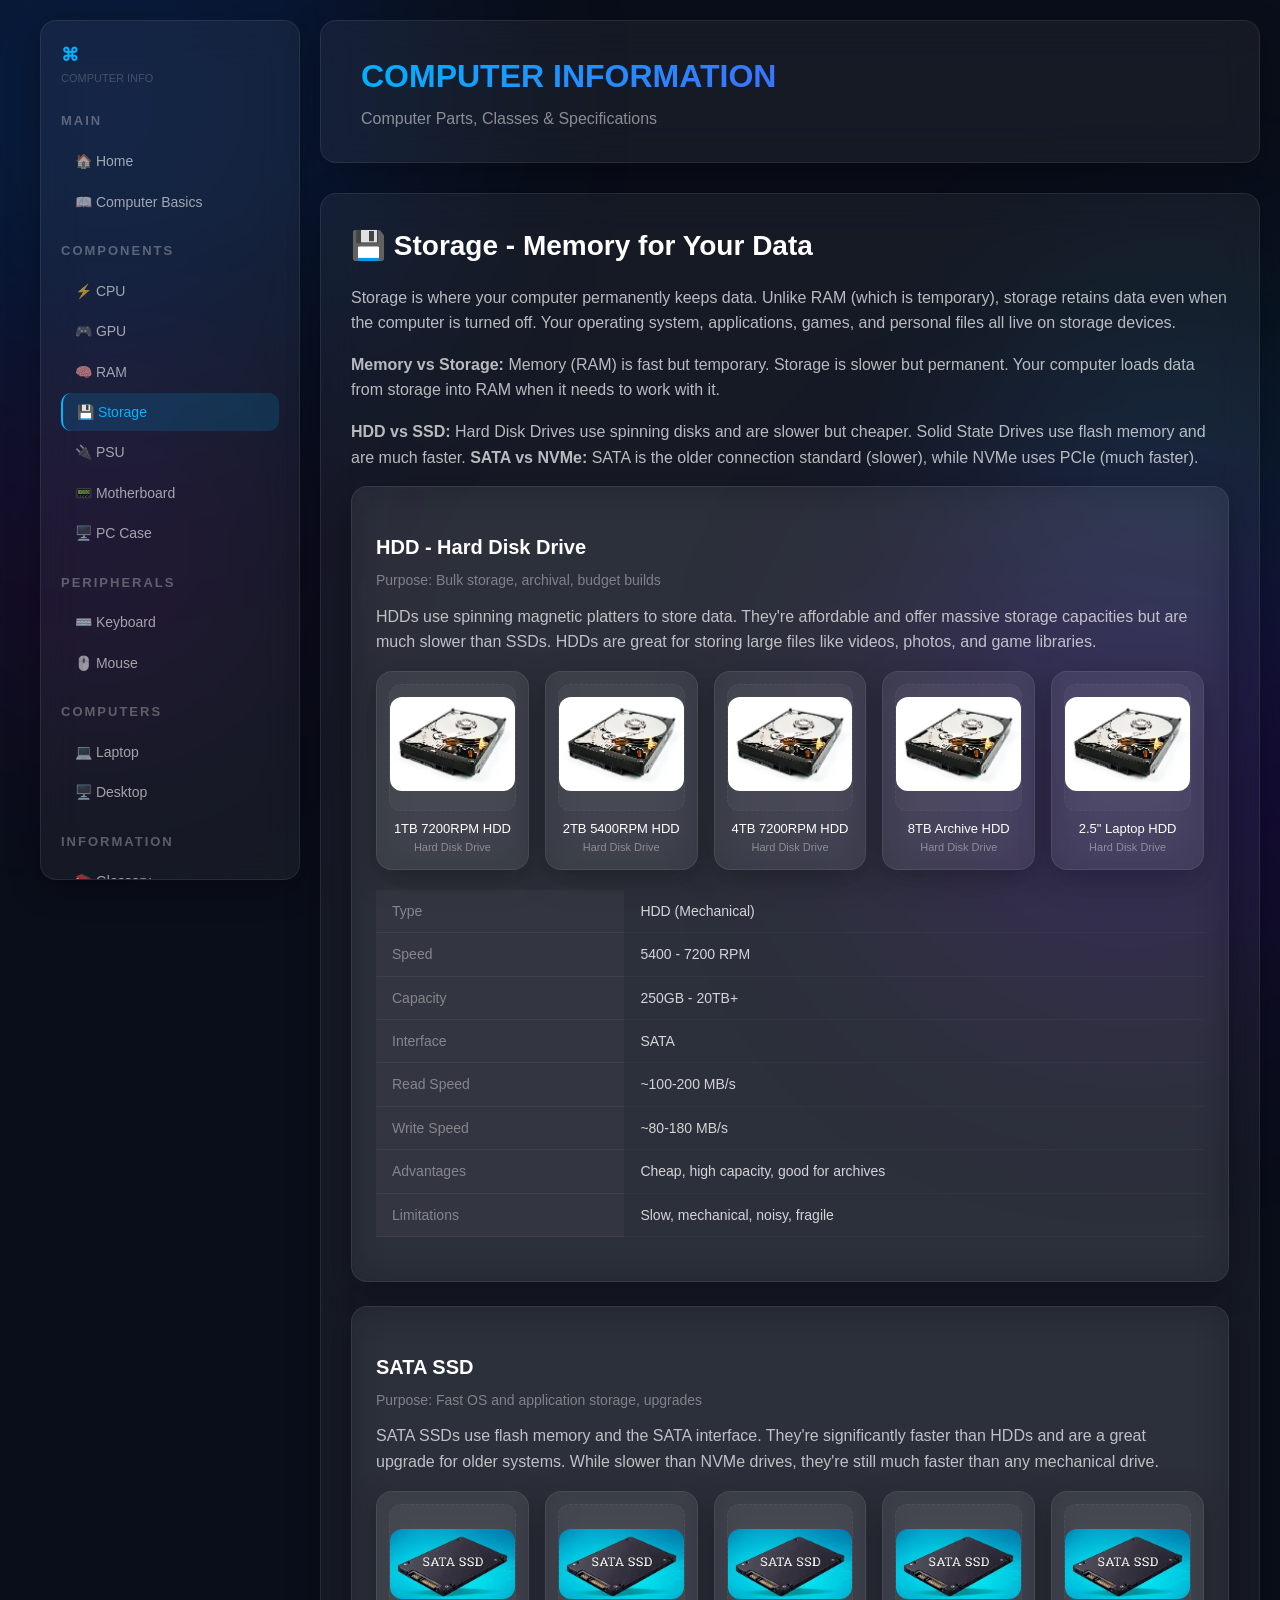
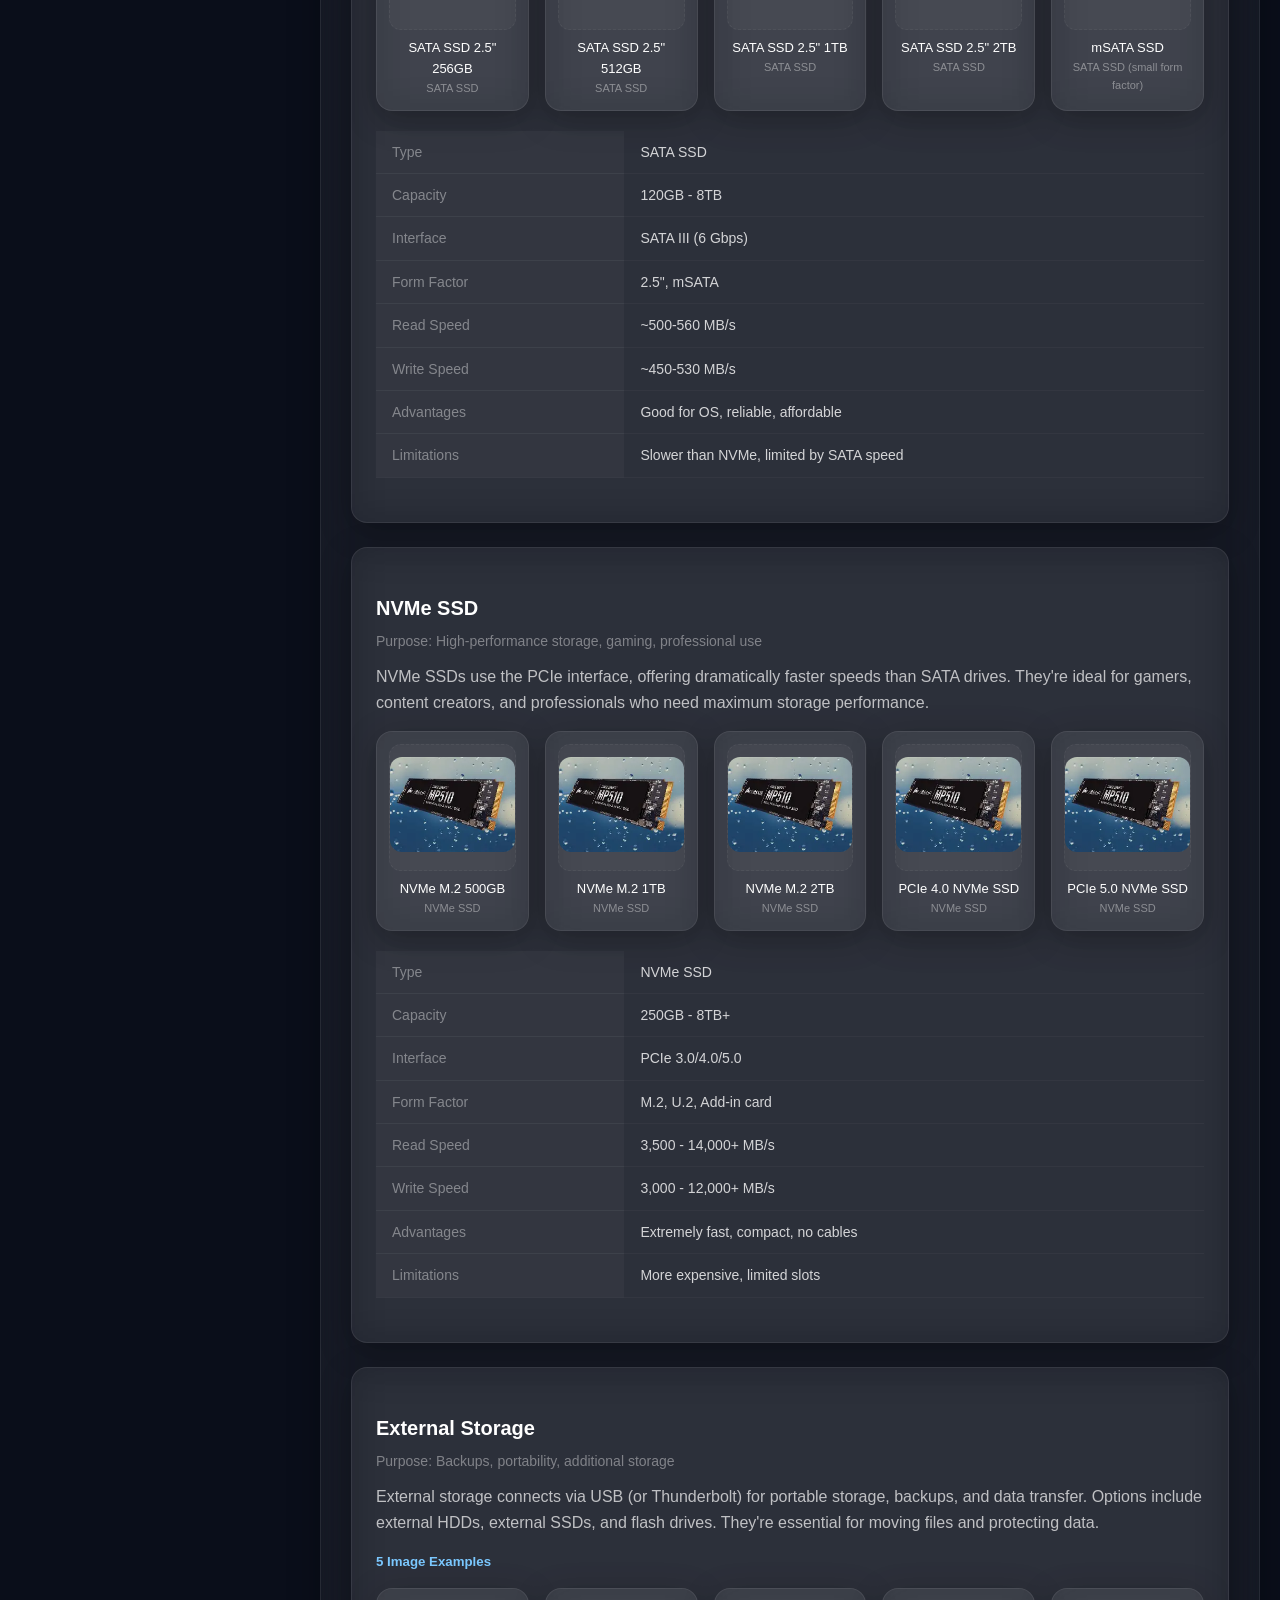
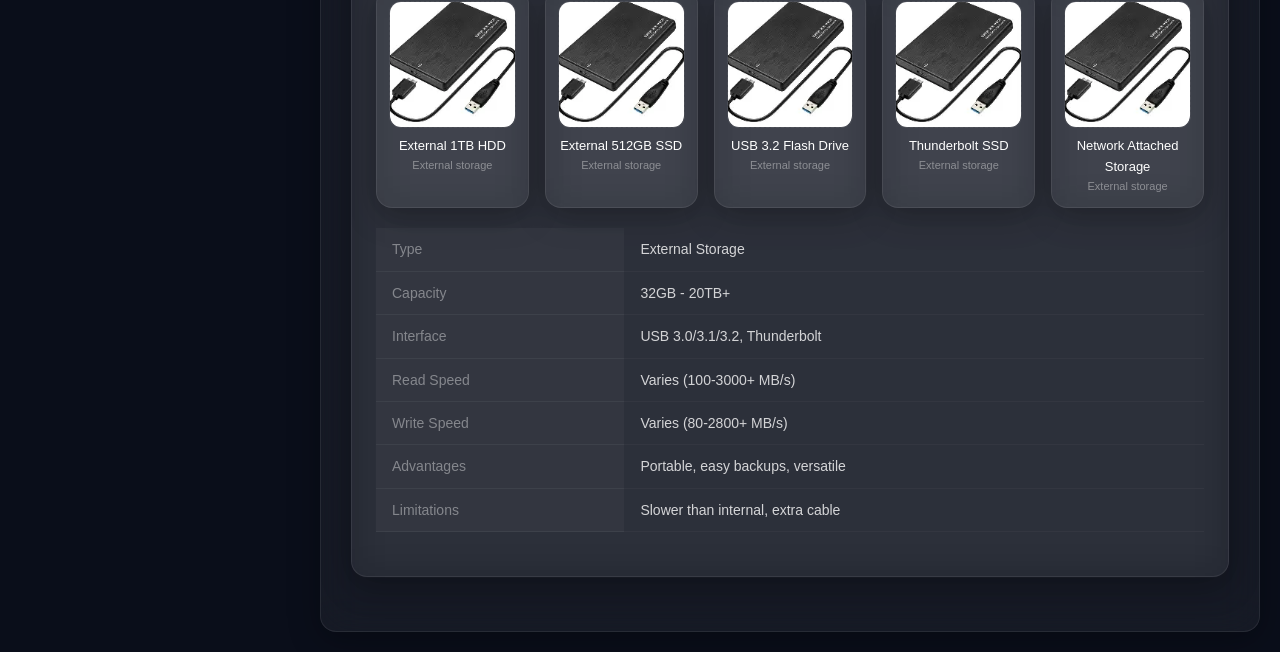
<file: storage.html>
<!DOCTYPE html>
<html lang="en">
<head>
    <meta charset="UTF-8">
    <meta name="viewport" content="width=device-width, initial-scale=1.0">
    <title>Computer Information - Storage</title>
    <link rel="stylesheet" href="css/style.css">
</head>
<body>
    <div class="blob-1"></div>
    <div class="blob-2"></div>

    <div class="app-wrapper">
        <input type="checkbox" id="menu-toggle">
        <label for="menu-toggle" class="menu-label"><span>☰</span></label>
        <div class="overlay"></div>

        <nav class="sidebar glass">
            <div style="margin-bottom: 24px;">
                <h2 style="color: #00b4ff; font-size: 18px;">⌘</h2>
                <p style="color: rgba(255,255,255,0.2); font-size: 11px;">COMPUTER INFO</p>
            </div>
            <div class="sidebar-title">Main</div>
            <a href="index.html">🏠 Home</a>
            <a href="basics.html">📖 Computer Basics</a>
            <div class="sidebar-title">Components</div>
            <a href="cpu.html">⚡ CPU</a>
            <a href="gpu.html">🎮 GPU</a>
            <a href="ram.html">🧠 RAM</a>
            <a href="storage.html" class="active">💾 Storage</a>
            <a href="psu.html">🔌 PSU</a>
            <a href="motherboard.html">📟 Motherboard</a>
            <a href="case.html">🖥️ PC Case</a>
            <div class="sidebar-title">Peripherals</div>
            <a href="keyboard.html">⌨️ Keyboard</a>
            <a href="mouse.html">🖱️ Mouse</a>
            <div class="sidebar-title">Computers</div>
            <a href="laptop.html">💻 Laptop</a>
            <a href="desktop.html">🖥️ Desktop</a>
            <div class="sidebar-title">Information</div>
            <a href="glossary.html">📚 Glossary</a>
            <a href="about.html">ℹ️ About</a>
        </nav>

        <div class="main-content">
            <header class="header glass">
                <h1>COMPUTER INFORMATION</h1>
                <p>Computer Parts, Classes &amp; Specifications</p>
            </header>

            <div class="page-content glass">
                <h2>💾 Storage - Memory for Your Data</h2>
                <p>Storage is where your computer permanently keeps data. Unlike RAM (which is temporary), storage retains data even when the computer is turned off. Your operating system, applications, games, and personal files all live on storage devices.</p>
                <p><strong>Memory vs Storage:</strong> Memory (RAM) is fast but temporary. Storage is slower but permanent. Your computer loads data from storage into RAM when it needs to work with it.</p>
                <p><strong>HDD vs SSD:</strong> Hard Disk Drives use spinning disks and are slower but cheaper. Solid State Drives use flash memory and are much faster. <strong>SATA vs NVMe:</strong> SATA is the older connection standard (slower), while NVMe uses PCIe (much faster).</p>

                <!-- HDD -->
                <div class="class-section glass">
                    <h4>HDD - Hard Disk Drive</h4>
                    <p class="class-subtitle">Purpose: Bulk storage, archival, budget builds</p>
                    <p>HDDs use spinning magnetic platters to store data. They're affordable and offer massive storage capacities but are much slower than SSDs. HDDs are great for storing large files like videos, photos, and game libraries.</p>

                   
                    <div class="image-grid">
                        <div class="image-card glass glass-hover">
                            <div class="img-placeholder"><span><img src="storage/hdd/hdd.webp"></span></div>
                            <div class="img-name">1TB 7200RPM HDD</div>
                            <div class="img-desc">Hard Disk Drive</div>
                        </div>
                        <div class="image-card glass glass-hover">
                            <div class="img-placeholder"><span><img src="storage/hdd/hdd.webp"></span></div>
                            <div class="img-name">2TB 5400RPM HDD</div>
                            <div class="img-desc">Hard Disk Drive</div>
                        </div>
                        <div class="image-card glass glass-hover">
                            <div class="img-placeholder"><span><img src="storage/hdd/hdd.webp"></span></div>
                            <div class="img-name">4TB 7200RPM HDD</div>
                            <div class="img-desc">Hard Disk Drive</div>
                        </div>
                        <div class="image-card glass glass-hover">
                            <div class="img-placeholder"><span><img src="storage/hdd/hdd.webp"></span></div>
                            <div class="img-name">8TB Archive HDD</div>
                            <div class="img-desc">Hard Disk Drive</div>
                        </div>
                        <div class="image-card glass glass-hover">
                            <div class="img-placeholder"><span><img src="storage/hdd/hdd.webp"></span></div>
                            <div class="img-name">2.5" Laptop HDD</div>
                            <div class="img-desc">Hard Disk Drive</div>
                        </div>
                    </div>

                    <table class="specs-table">
                        <tr><th>Type</th><td>HDD (Mechanical)</td></tr>
                        <tr><th>Speed</th><td>5400 - 7200 RPM</td></tr>
                        <tr><th>Capacity</th><td>250GB - 20TB+</td></tr>
                        <tr><th>Interface</th><td>SATA</td></tr>
                        <tr><th>Read Speed</th><td>~100-200 MB/s</td></tr>
                        <tr><th>Write Speed</th><td>~80-180 MB/s</td></tr>
                        <tr><th>Advantages</th><td>Cheap, high capacity, good for archives</td></tr>
                        <tr><th>Limitations</th><td>Slow, mechanical, noisy, fragile</td></tr>
                    </table>
                </div>

                <!-- SATA SSD -->
                <div class="class-section glass">
                    <h4>SATA SSD</h4>
                    <p class="class-subtitle">Purpose: Fast OS and application storage, upgrades</p>
                    <p>SATA SSDs use flash memory and the SATA interface. They're significantly faster than HDDs and are a great upgrade for older systems. While slower than NVMe drives, they're still much faster than any mechanical drive.</p>

                  
                    <div class="image-grid">
                        <div class="image-card glass glass-hover">
                            <div class="img-placeholder"><span><img src="storage/sata-ssd/sata ssd.webp"></span></div>
                            <div class="img-name">SATA SSD 2.5" 256GB</div>
                            <div class="img-desc">SATA SSD</div>
                        </div>
                        <div class="image-card glass glass-hover">
                            <div class="img-placeholder"><span><img src="storage/sata-ssd/sata ssd.webp"></span></div>
                            <div class="img-name">SATA SSD 2.5" 512GB</div>
                            <div class="img-desc">SATA SSD</div>
                        </div>
                        <div class="image-card glass glass-hover">
                            <div class="img-placeholder"><span><img src="storage/sata-ssd/sata ssd.webp"></span></div>
                            <div class="img-name">SATA SSD 2.5" 1TB</div>
                            <div class="img-desc">SATA SSD</div>
                        </div>
                        <div class="image-card glass glass-hover">
                            <div class="img-placeholder"><span><img src="storage/sata-ssd/sata ssd.webp"></span></div>
                            <div class="img-name">SATA SSD 2.5" 2TB</div>
                            <div class="img-desc">SATA SSD</div>
                        </div>
                        <div class="image-card glass glass-hover">
                            <div class="img-placeholder"><span><img src="storage/sata-ssd/sata ssd.webp"></span></div>
                            <div class="img-name">mSATA SSD</div>
                            <div class="img-desc">SATA SSD (small form factor)</div>
                        </div>
                    </div>

                    <table class="specs-table">
                        <tr><th>Type</th><td>SATA SSD</td></tr>
                        <tr><th>Capacity</th><td>120GB - 8TB</td></tr>
                        <tr><th>Interface</th><td>SATA III (6 Gbps)</td></tr>
                        <tr><th>Form Factor</th><td>2.5", mSATA</td></tr>
                        <tr><th>Read Speed</th><td>~500-560 MB/s</td></tr>
                        <tr><th>Write Speed</th><td>~450-530 MB/s</td></tr>
                        <tr><th>Advantages</th><td>Good for OS, reliable, affordable</td></tr>
                        <tr><th>Limitations</th><td>Slower than NVMe, limited by SATA speed</td></tr>
                    </table>
                </div>

                <!-- NVMe SSD -->
                <div class="class-section glass">
                    <h4>NVMe SSD</h4>
                    <p class="class-subtitle">Purpose: High-performance storage, gaming, professional use</p>
                    <p>NVMe SSDs use the PCIe interface, offering dramatically faster speeds than SATA drives. They're ideal for gamers, content creators, and professionals who need maximum storage performance.</p>

                  
                    <div class="image-grid">
                        <div class="image-card glass glass-hover">
                            <div class="img-placeholder"><span><img src="storage/nvme-ssd/nvme.webp"></span></div>
                            <div class="img-name">NVMe M.2 500GB</div>
                            <div class="img-desc">NVMe SSD</div>
                        </div>
                        <div class="image-card glass glass-hover">
                            <div class="img-placeholder"><span><img src="storage/nvme-ssd/nvme.webp"></span></div>
                            <div class="img-name">NVMe M.2 1TB</div>
                            <div class="img-desc">NVMe SSD</div>
                        </div>
                        <div class="image-card glass glass-hover">
                            <div class="img-placeholder"><span><img src="storage/nvme-ssd/nvme.webp"></span></div>
                            <div class="img-name">NVMe M.2 2TB</div>
                            <div class="img-desc">NVMe SSD</div>
                        </div>
                        <div class="image-card glass glass-hover">
                            <div class="img-placeholder"><span><img src="storage/nvme-ssd/nvme.webp"></span></div>
                            <div class="img-name">PCIe 4.0 NVMe SSD</div>
                            <div class="img-desc">NVMe SSD</div>
                        </div>
                        <div class="image-card glass glass-hover">
                            <div class="img-placeholder"><span><img src="storage/nvme-ssd/nvme.webp"></span></div>
                            <div class="img-name">PCIe 5.0 NVMe SSD</div>
                            <div class="img-desc">NVMe SSD</div>
                        </div>
                    </div>

                    <table class="specs-table">
                        <tr><th>Type</th><td>NVMe SSD</td></tr>
                        <tr><th>Capacity</th><td>250GB - 8TB+</td></tr>
                        <tr><th>Interface</th><td>PCIe 3.0/4.0/5.0</td></tr>
                        <tr><th>Form Factor</th><td>M.2, U.2, Add-in card</td></tr>
                        <tr><th>Read Speed</th><td>3,500 - 14,000+ MB/s</td></tr>
                        <tr><th>Write Speed</th><td>3,000 - 12,000+ MB/s</td></tr>
                        <tr><th>Advantages</th><td>Extremely fast, compact, no cables</td></tr>
                        <tr><th>Limitations</th><td>More expensive, limited slots</td></tr>
                    </table>
                </div>

                <!-- External Storage -->
                <div class="class-section glass">
                    <h4>External Storage</h4>
                    <p class="class-subtitle">Purpose: Backups, portability, additional storage</p>
                    <p>External storage connects via USB (or Thunderbolt) for portable storage, backups, and data transfer. Options include external HDDs, external SSDs, and flash drives. They're essential for moving files and protecting data.</p>

                    <h5 style="color: #7bc8ff; margin: 12px 0 8px;">5 Image Examples</h5>
                    <div class="image-grid">
                        <div class="image-card glass glass-hover">
                            <div class="img-placeholder"><span><img src="storage/external/external.webp"></span></div>
                            <div class="img-name">External 1TB HDD</div>
                            <div class="img-desc">External storage</div>
                        </div>
                        <div class="image-card glass glass-hover">
                            <div class="img-placeholder"><span><img src="storage/external/external.webp"></span></div>
                            <div class="img-name">External 512GB SSD</div>
                            <div class="img-desc">External storage</div>
                        </div>
                        <div class="image-card glass glass-hover">
                            <div class="img-placeholder"><span><img src="storage/external/external.webp"></span></div>
                            <div class="img-name">USB 3.2 Flash Drive</div>
                            <div class="img-desc">External storage</div>
                        </div>
                        <div class="image-card glass glass-hover">
                            <div class="img-placeholder"><span><img src="storage/external/external.webp"></span></div>
                            <div class="img-name">Thunderbolt SSD</div>
                            <div class="img-desc">External storage</div>
                        </div>
                        <div class="image-card glass glass-hover">
                            <div class="img-placeholder"><span><img src="storage/external/external.webp"></span></div>
                            <div class="img-name">Network Attached Storage</div>
                            <div class="img-desc">External storage</div>
                        </div>
                    </div>

                    <table class="specs-table">
                        <tr><th>Type</th><td>External Storage</td></tr>
                        <tr><th>Capacity</th><td>32GB - 20TB+</td></tr>
                        <tr><th>Interface</th><td>USB 3.0/3.1/3.2, Thunderbolt</td></tr>
                        <tr><th>Read Speed</th><td>Varies (100-3000+ MB/s)</td></tr>
                        <tr><th>Write Speed</th><td>Varies (80-2800+ MB/s)</td></tr>
                        <tr><th>Advantages</th><td>Portable, easy backups, versatile</td></tr>
                        <tr><th>Limitations</th><td>Slower than internal, extra cable</td></tr>
                    </table>
                </div>
            </div>
        </div>
    </div>
</body>
</html>
</file>
<file: css/style.css>
/* ===== RESET & BASE ===== */
* {
    margin: 0;
    padding: 0;
    box-sizing: border-box;
}

body {
    font-family: 'Segoe UI', Tahoma, Geneva, Verdana, sans-serif;
    background: #0a0e1a;
    color: #e0e8f0;
    min-height: 100vh;
    line-height: 1.6;
}

/* ===== BACKGROUND GLOW BLOBS ===== */
body::before,
body::after {
    content: '';
    position: fixed;
    border-radius: 50%;
    filter: blur(120px);
    pointer-events: none;
    z-index: 0;
}

body::before {
    width: 600px;
    height: 600px;
    top: -200px;
    left: -200px;
    background: rgba(0, 100, 255, 0.15);
}

body::after {
    width: 500px;
    height: 500px;
    bottom: -100px;
    right: -100px;
    background: rgba(100, 0, 255, 0.15);
}

.blob-1 {
    position: fixed;
    width: 400px;
    height: 400px;
    top: 30%;
    right: -100px;
    background: rgba(0, 200, 255, 0.08);
    border-radius: 50%;
    filter: blur(100px);
    pointer-events: none;
    z-index: 0;
}

.blob-2 {
    position: fixed;
    width: 350px;
    height: 350px;
    bottom: 20%;
    left: -80px;
    background: rgba(200, 0, 255, 0.08);
    border-radius: 50%;
    filter: blur(100px);
    pointer-events: none;
    z-index: 0;
}

/* ===== GLASSMORPHISM UTILITY ===== */
.glass {
    background: rgba(255, 255, 255, 0.05);
    backdrop-filter: blur(20px);
    -webkit-backdrop-filter: blur(20px);
    border: 1px solid rgba(255, 255, 255, 0.08);
    border-radius: 16px;
    box-shadow: 0 8px 32px rgba(0, 0, 0, 0.3);
}

.glass-hover:hover {
    background: rgba(255, 255, 255, 0.08);
    border-color: rgba(0, 180, 255, 0.3);
    box-shadow: 0 8px 40px rgba(0, 100, 255, 0.15);
    transform: translateY(-4px);
    transition: all 0.3s ease;
}

/* ===== LAYOUT ===== */
.app-wrapper {
    display: flex;
    min-height: 100vh;
    position: relative;
    z-index: 1;
    max-width: 1600px;
    margin: 0 auto;
    padding: 20px;
    gap: 20px;
}

/* ===== SIDEBAR ===== */
.sidebar {
    width: 260px;
    flex-shrink: 0;
    padding: 20px;
    height: fit-content;
    position: sticky;
    top: 20px;
    max-height: calc(100vh - 40px);
    overflow-y: auto;
}

.sidebar::-webkit-scrollbar {
    width: 4px;
}

.sidebar::-webkit-scrollbar-thumb {
    background: rgba(0, 180, 255, 0.3);
    border-radius: 4px;
}

.sidebar-title {
    font-size: 13px;
    text-transform: uppercase;
    letter-spacing: 2px;
    color: rgba(255, 255, 255, 0.3);
    margin: 20px 0 10px 0;
    font-weight: 600;
}

.sidebar-title:first-of-type {
    margin-top: 0;
}

.sidebar a {
    display: block;
    color: rgba(255, 255, 255, 0.6);
    text-decoration: none;
    padding: 8px 14px;
    border-radius: 10px;
    font-size: 14px;
    transition: all 0.3s ease;
    margin-bottom: 2px;
}

.sidebar a:hover {
    background: rgba(0, 180, 255, 0.1);
    color: #fff;
    transform: translateX(4px);
}

.sidebar a.active {
    background: rgba(0, 180, 255, 0.15);
    color: #00b4ff;
    border-left: 2px solid #00b4ff;
}

/* ===== MAIN CONTENT ===== */
.main-content {
    flex: 1;
    min-width: 0;
}

/* ===== HEADER ===== */
.header {
    padding: 30px 40px;
    margin-bottom: 30px;
}

.header h1 {
    font-size: 32px;
    font-weight: 700;
    background: linear-gradient(135deg, #00b4ff, #7b2ffc);
    -webkit-background-clip: text;
    -webkit-text-fill-color: transparent;
    background-clip: text;
}

.header p {
    color: rgba(255, 255, 255, 0.5);
    font-size: 16px;
    margin-top: 4px;
}

/* ===== PAGE CONTENT ===== */
.page-content {
    padding: 30px;
}

.page-content h2 {
    font-size: 28px;
    margin-bottom: 16px;
    color: #fff;
}

.page-content h3 {
    font-size: 22px;
    color: #00b4ff;
    margin: 30px 0 12px 0;
}

.page-content h4 {
    font-size: 18px;
    color: #7bc8ff;
    margin: 20px 0 10px 0;
}

.page-content p {
    color: rgba(255, 255, 255, 0.7);
    margin-bottom: 16px;
}

/* ===== HERO SECTION ===== */
.hero {
    padding: 50px 40px;
    text-align: center;
    margin-bottom: 30px;
}

.hero h2 {
    font-size: 40px;
    margin-bottom: 12px;
}

.hero p {
    font-size: 18px;
    max-width: 600px;
    margin: 0 auto;
    color: rgba(255, 255, 255, 0.6);
}

/* ===== CATEGORY CARDS GRID ===== */
.cards-grid {
    display: grid;
    grid-template-columns: repeat(auto-fill, minmax(200px, 1fr));
    gap: 20px;
    margin-top: 20px;
}

.category-card {
    padding: 24px 20px;
    text-align: center;
    transition: all 0.3s ease;
    cursor: pointer;
}

.category-card .icon {
    font-size: 40px;
    display: block;
    margin-bottom: 10px;
}

.category-card h4 {
    color: #fff;
    font-size: 16px;
    margin-bottom: 4px;
}

.category-card p {
    font-size: 13px;
    color: rgba(255, 255, 255, 0.5);
    margin-bottom: 8px;
}

.category-card .class-count {
    font-size: 12px;
    color: rgba(0, 180, 255, 0.6);
}

.category-card .learn-link {
    display: inline-block;
    margin-top: 10px;
    color: #00b4ff;
    text-decoration: none;
    font-size: 13px;
    transition: all 0.3s ease;
}

.category-card .learn-link:hover {
    color: #7bc8ff;
}

/* ===== CLASS SECTION ===== */
.class-section {
    padding: 24px;
    margin-bottom: 24px;
}

.class-section h4 {
    font-size: 20px;
    color: #fff;
    margin-bottom: 6px;
}

.class-section .class-subtitle {
    color: rgba(255, 255, 255, 0.4);
    font-size: 14px;
    margin-bottom: 12px;
}

/* ===== IMAGE CARDS GRID ===== */
.image-grid {
    display: grid;
    grid-template-columns: repeat(5, 1fr);
    gap: 16px;
    margin: 16px 0 20px 0;
}

.image-card {
    padding: 12px;
    text-align: center;
    transition: all 0.3s ease;
}

.image-card .img-placeholder {
    width: 100%;
    aspect-ratio: 1/1;
    background: rgba(255, 255, 255, 0.03);
    border-radius: 12px;
    display: flex;
    align-items: center;
    justify-content: center;
    font-size: 12px;
    color: rgba(255, 255, 255, 0.2);
    border: 1px dashed rgba(255, 255, 255, 0.05);
    margin-bottom: 8px;
    overflow: hidden;
}

.image-card .img-placeholder img {
    width: 100%;
    height: 100%;
    object-fit: cover;
    border-radius: 12px;
}

.image-card .img-name {
    font-size: 13px;
    color: #fff;
    font-weight: 500;
}

.image-card .img-desc {
    font-size: 11px;
    color: rgba(255, 255, 255, 0.4);
}

/* ===== SPECS TABLE ===== */
.specs-table {
    width: 100%;
    border-collapse: collapse;
    margin: 16px 0 20px 0;
    font-size: 14px;
}

.specs-table th {
    text-align: left;
    padding: 10px 16px;
    background: rgba(255, 255, 255, 0.03);
    color: rgba(255, 255, 255, 0.4);
    font-weight: 500;
    width: 30%;
    border-bottom: 1px solid rgba(255, 255, 255, 0.05);
}

.specs-table td {
    padding: 10px 16px;
    color: rgba(255, 255, 255, 0.8);
    border-bottom: 1px solid rgba(255, 255, 255, 0.03);
}

/* ===== GLOSSARY ===== */
.glossary-item {
    margin-bottom: 12px;
}

.glossary-item summary {
    padding: 14px 20px;
    cursor: pointer;
    font-weight: 600;
    color: #00b4ff;
    list-style: none;
    transition: all 0.3s ease;
    border-radius: 12px;
}

.glossary-item summary::-webkit-details-marker {
    display: none;
}

.glossary-item summary::before {
    content: '▶ ';
    font-size: 12px;
    transition: transform 0.3s ease;
}

.glossary-item[open] summary::before {
    transform: rotate(90deg);
}

.glossary-item summary:hover {
    background: rgba(0, 180, 255, 0.05);
}

.glossary-item .glossary-def {
    padding: 12px 20px 20px 36px;
    color: rgba(255, 255, 255, 0.7);
}

/* ===== MOBILE CHECKBOX HACK ===== */
#menu-toggle {
    display: none;
}

.menu-label {
    display: none;
    cursor: pointer;
    padding: 12px 20px;
    font-size: 24px;
    color: #fff;
    background: rgba(255, 255, 255, 0.05);
    border-radius: 12px;
    border: 1px solid rgba(255, 255, 255, 0.08);
    user-select: none;
    width: fit-content;
}

.menu-label span {
    display: inline-block;
    transition: transform 0.3s ease;
}

#menu-toggle:checked ~ .menu-label span {
    transform: rotate(90deg);
}

/* ===== RESPONSIVE ===== */

/* Tablet */
@media (max-width: 1024px) {
    .image-grid {
        grid-template-columns: repeat(3, 1fr);
    }
    
    .sidebar {
        width: 220px;
    }
}

/* Mobile */
@media (max-width: 768px) {
    .app-wrapper {
        padding: 12px;
        flex-direction: column;
        gap: 12px;
    }

    .menu-label {
        display: block;
        margin-bottom: 12px;
    }

    .sidebar {
        position: fixed;
        top: 0;
        left: -300px;
        width: 280px;
        height: 100vh;
        z-index: 1000;
        padding: 24px 20px;
        border-radius: 0;
        transition: left 0.3s ease;
        background: rgba(10, 14, 26, 0.95);
        backdrop-filter: blur(30px);
        -webkit-backdrop-filter: blur(30px);
        overflow-y: auto;
    }

    #menu-toggle:checked ~ .sidebar {
        left: 0;
    }

    /* Overlay */
    #menu-toggle:checked ~ .overlay {
        display: block;
    }

    .overlay {
        display: none;
        position: fixed;
        inset: 0;
        background: rgba(0, 0, 0, 0.6);
        z-index: 999;
    }

    .header {
        padding: 20px;
    }

    .header h1 {
        font-size: 24px;
    }

    .page-content {
        padding: 16px;
    }

    .hero {
        padding: 30px 20px;
    }

    .hero h2 {
        font-size: 28px;
    }

    .image-grid {
        grid-template-columns: repeat(2, 1fr);
        gap: 12px;
    }

    .cards-grid {
        grid-template-columns: repeat(2, 1fr);
        gap: 12px;
    }

    .specs-table {
        font-size: 12px;
    }

    .specs-table th,
    .specs-table td {
        padding: 8px 12px;
    }

    .class-section {
        padding: 16px;
    }
}

/* Small Mobile */
@media (max-width: 480px) {
    .image-grid {
        grid-template-columns: 1fr 1fr;
        gap: 10px;
    }

    .cards-grid {
        grid-template-columns: 1fr 1fr;
        gap: 10px;
    }

    .category-card {
        padding: 16px 12px;
    }

    .category-card .icon {
        font-size: 28px;
    }
}
</file>
